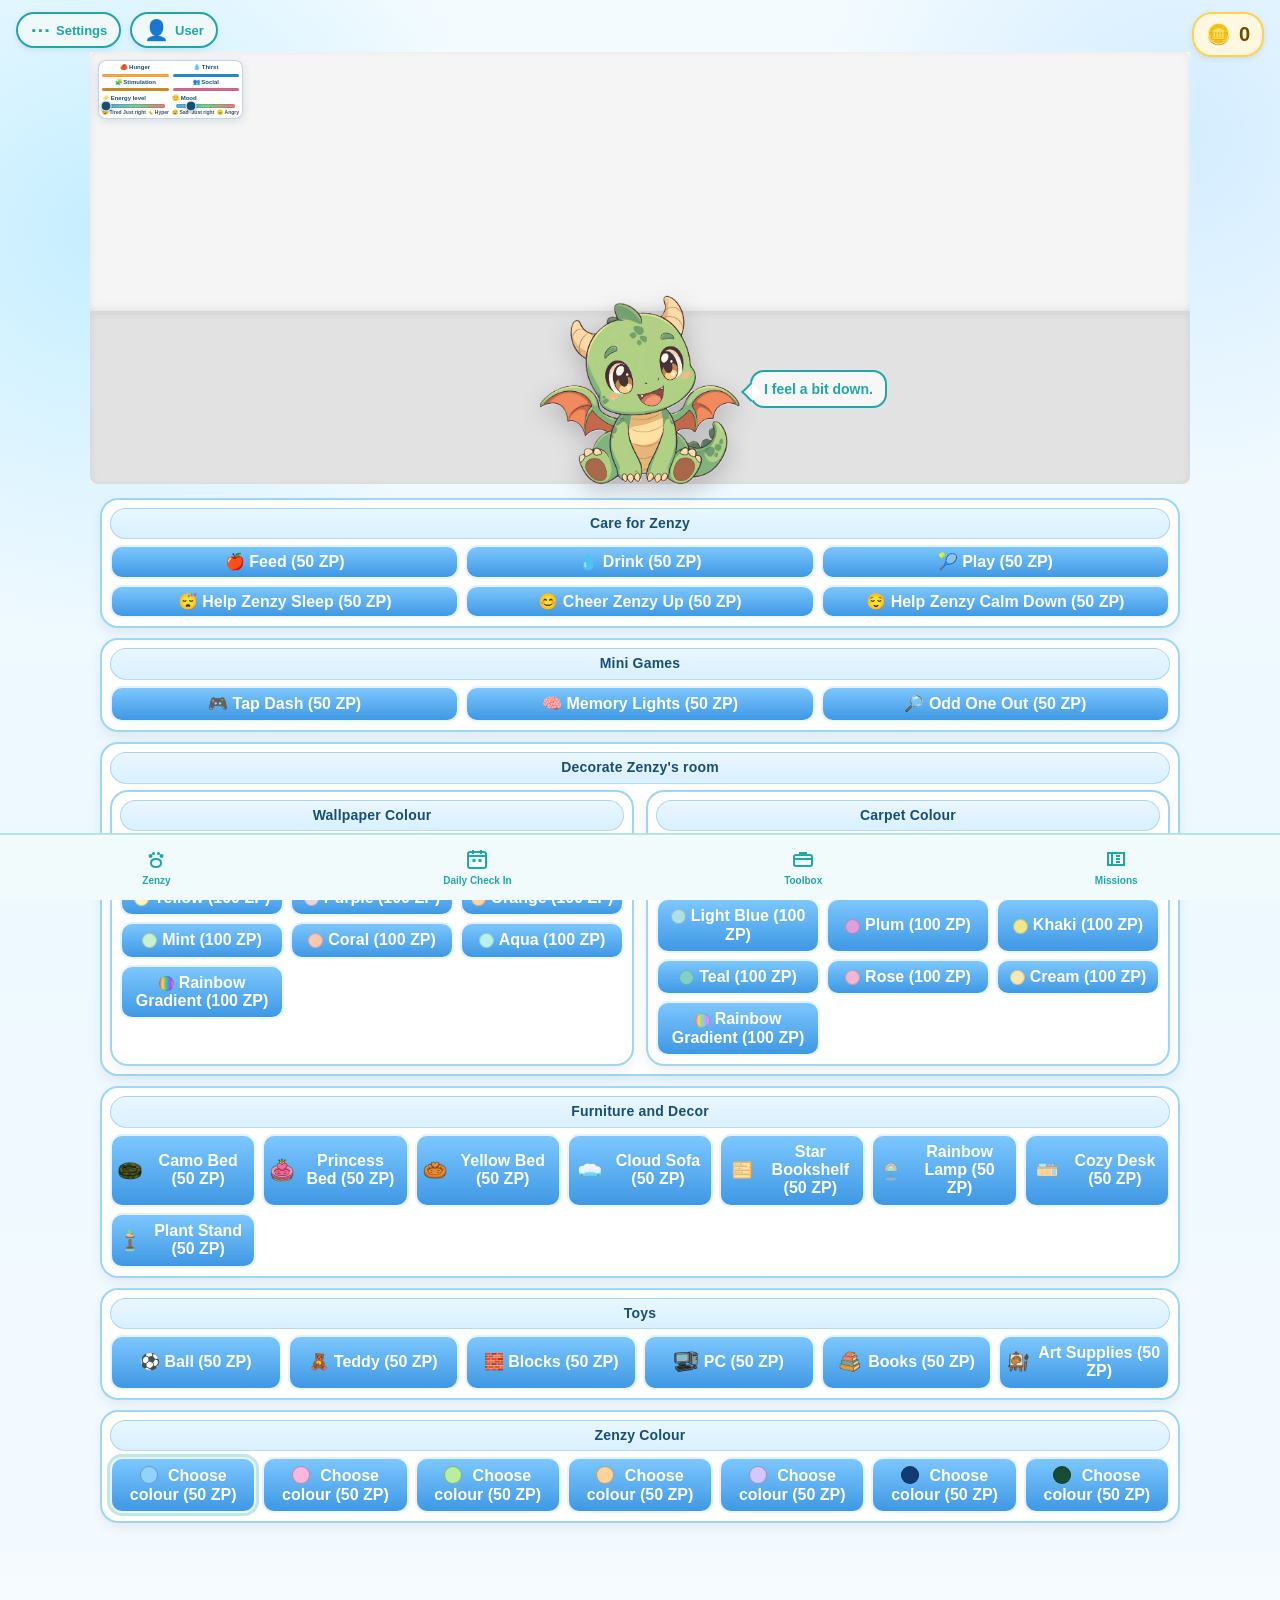
<file: index.html>
﻿<!DOCTYPE html>
<html>
<head>
  <meta charset="UTF-8">
  <title>Calm Kids | Daily Check-Ins, Calm Tools and Zenzy Pet Care</title>
  <meta name="description" content="Calm Kids is a child-friendly wellbeing app with daily check-ins, mindfulness tools, sleep support, emotional regulation activities and a virtual pet called Zenzy." />
  <meta name="keywords" content="calm kids app, kids mindfulness app, emotional regulation for children, daily feelings check-in, bedtime tools for kids, virtual pet wellbeing app" />
  <meta name="robots" content="index,follow" />
  <meta property="og:type" content="website" />
  <meta property="og:title" content="Calm Kids | Daily Check-Ins, Calm Tools and Zenzy Pet Care" />
  <meta property="og:description" content="A calm, child-friendly app for daily check-ins, mindfulness, sleep support, coping tools and Zenzy virtual pet care." />
  <meta property="og:site_name" content="Calm Kids" />
  <meta name="twitter:card" content="summary" />
  <meta name="twitter:title" content="Calm Kids | Daily Check-Ins, Calm Tools and Zenzy Pet Care" />
  <meta name="twitter:description" content="A child-friendly wellbeing app with daily check-ins, calm-down tools, sleep activities and Zenzy virtual pet care." />
  <link rel="canonical" href="index.html">
  <link rel="manifest" href="manifest.json">
  <meta name="viewport" content="width=device-width, initial-scale=1.0">
  <link rel="stylesheet" href="styles.css">
  <script type="application/ld+json">
    {
      "@context": "https://schema.org",
      "@type": "SoftwareApplication",
      "name": "Calm Kids",
      "applicationCategory": "EducationalApplication",
      "operatingSystem": "Web",
      "description": "Calm Kids helps children practise daily emotional check-ins, mindfulness, sleep routines, missions, coping tools and virtual pet care.",
      "offers": {
        "@type": "Offer",
        "price": "0",
        "priceCurrency": "USD"
      },
      "featureList": [
        "Daily feelings check-in",
        "Mindfulness and grounding activities",
        "Sleep and calming tools",
        "Weekly missions and social learning",
        "Zenzy virtual pet care"
      ]
    }
  </script>

  <style id="zenzy-mouth-overlay-removal">
    /* Remove only the separate mouth overlay; keep Zenzy's eyes and face details visible. */
    .zenzy-face-mouth { display: none !important; }
  </style>

</head>

<body>

  <button class="settings-btn" id="settingsBtn" aria-label="Settings" title="Settings">
    <span class="dots">⋯</span>
    <span class="settings-text">Settings</span>
  </button>

  <button class="user-btn" id="userBtn" aria-label="User Profile" title="User Profile">
    <span id="userBtnAvatar" class="user-avatar">👤</span>
    <span class="user-text">User</span>
  </button>

  <div class="coins-counter" aria-hidden="false" title="ZP">
    <span class="coin-icon">🪙</span>
    <span id="coinCount">0</span>
  </div>

  <!-- Opening sequence screens removed -->

  <!-- HOME SCREEN -->
  <div class="screen" id="home" style="display:none;">
    <h1>Daily Check-In</h1>
    
    <div class="home-zenzy-container zenzy-intro-row">
      <img loading="lazy" decoding="async" src="New%20zenzy.png" alt="Zenzy" class="zenzy-intro-image" />
      <div class="zenzy-intro-bubble">
        <img loading="lazy" decoding="async" src="Other%20image/Speech%20bubble%20left.png" alt="Speech bubble" class="zenzy-intro-bubble-image" />
        <div class="zenzy-intro-text">Yay, you’re here! I’m so happy to see you today! 💖</div>
      </div>
    </div>
    <div id="daysContainer">
      <div class="day-section">
        <div class="day-title">Day 1</div>
        <div class="stars" id="stars">
          <svg class="daily-star" viewBox="0 0 100 100" id="dailyStar">
            <!-- Star segments will be generated by JS -->
          </svg>
        </div>
        <div class="coins-row" aria-hidden="true">
          <span class="coin">🪙</span>
          <span>100 ZP</span>
        </div>
      </div>

      <div class="day-section">
        <div class="day-title">Day 2</div>
        <div class="stars">
          <svg class="daily-star" viewBox="0 0 100 100">
            <!-- Star segments will be generated by JS -->
          </svg>
        </div>
        <div class="coins-row" aria-hidden="true">
          <span class="coin">🪙</span>
          <span>100 ZP</span>
        </div>
      </div>

      <div class="day-section">
        <div class="day-title">Day 3</div>
        <div class="stars">
          <svg class="daily-star" viewBox="0 0 100 100">
            <!-- Star segments will be generated by JS -->
          </svg>
        </div>
        <div class="coins-row" aria-hidden="true">
          <span class="coin">🪙</span>
          <span>100 ZP</span>
        </div>
      </div>

      <div class="day-section">
        <div class="day-title">Day 4</div>
        <div class="stars">
          <svg class="daily-star" viewBox="0 0 100 100">
            <!-- Star segments will be generated by JS -->
          </svg>
        </div>
        <div class="coins-row" aria-hidden="true">
          <span class="coin">🪙</span>
          <span>100 ZP</span>
        </div>
      </div>

      <div class="day-section">
        <div class="day-title">Day 5</div>
        <div class="stars">
          <svg class="daily-star" viewBox="0 0 100 100">
            <!-- Star segments will be generated by JS -->
          </svg>
        </div>
        <div class="coins-row" aria-hidden="true">
          <span class="coin">🪙</span>
          <span>100 ZP</span>
        </div>
      </div>

      <div class="treasure-wrap day-treasure" aria-hidden="false">
        <button type="button" class="treasure-chest" disabled aria-label="Treasure chest, reward not yet available">
          <img loading="lazy" decoding="async" src="Other%20image/Treasure%20chest.png" alt="" />
        </button>
        <div class="sparkles"></div>
        <div class="diamond-points" aria-live="polite">Complete 5 days in a row for 1,000 ZP</div>
      </div>
    </div>
  </div>

  <div class="daily-complete" id="dailyComplete">
    <div class="card" role="dialog" aria-live="polite" aria-label="Daily completion">
      <div class="title">Well done!</div>
      <div>You've completed today's activities!</div>
      <div class="points">100 ZP!</div>
    </div>
  </div>

  <div class="modal-backdrop" id="zenzyAdoptConfirmModal" aria-hidden="true">
    <div class="modal-card" role="dialog" aria-live="polite" aria-label="Adopt Zenzy">
      <div style="color:#1fa7a7;margin-bottom:10px;">Adopt Zenzy?</div>
      <div class="modal-actions">
        <button class="submit-button" id="zenzyAdoptYes">Adopt Zenzy</button>
      </div>
    </div>
  </div>

  <div class="modal-backdrop" id="zenzyHelpModal" aria-hidden="true">
    <div class="modal-card" role="dialog" aria-live="polite" aria-label="Pick up Zenzy egg">
      <div style="color:#1fa7a7;margin-bottom:10px;">Not enough ZP. Go to daily check in to earn ZP to collect egg?</div>
      <div class="modal-actions">
        <button class="submit-button" id="zenzyHelpYes">Go to daily check in</button>
      </div>
    </div>
  </div>

  <div class="modal-backdrop" id="zenzyHelpInfo" aria-hidden="true">
    <div class="modal-card" role="dialog" aria-live="polite" aria-label="Pick up Zenzy info">
      <div style="color:#1fa7a7;margin-bottom:10px;">Not enough ZP. You need 150 ZP to collect the Zenzy egg. Complete daily check in to earn ZP.</div>
    </div>
  </div>

  <div class="modal-backdrop" id="zenzyCollectedModal" aria-hidden="true">
    <div class="modal-card" role="dialog" aria-live="polite" aria-label="Zenzy egg collected">
      <div style="color:#1fa7a7;margin-bottom:10px;">Congratulations!!! 🎉✨🥚 You collected your first Zenzy egg!</div>
      <div class="modal-actions">
        <button class="submit-button" id="zenzyCollectedOk">OK</button>
      </div>
    </div>
  </div>

  <div class="modal-backdrop" id="zenzyHatchingModal" aria-hidden="true">
    <div class="modal-card" role="dialog" aria-live="polite" aria-label="Zenzy hatching">
      <div id="zenzyHatchingText" style="display:none;"></div>
      <img loading="lazy" decoding="async" id="zenzyHatchingImage" src="Images/Other%20image/Egg.png" alt="Zenzy egg hatching" style="width:140px;height:auto;display:block;margin:0 auto;" />
    </div>
  </div>

  <div class="modal-backdrop" id="zenzyHomeModal" aria-hidden="true">
    <div class="modal-card" role="dialog" aria-live="polite" aria-label="Need more ZP">
      <div id="zenzyHomeModalText" style="color:#1fa7a7;margin-bottom:10px;">Earn more ZP by doing activities.</div>
      <div class="modal-actions">
        <button class="submit-button" id="zenzyHomeModalOk">Go to Toolbox</button>
      </div>
    </div>
  </div>

  <div class="modal-backdrop" id="zenzyMissionHabitatModal" aria-hidden="true">
    <div class="modal-card" role="dialog" aria-live="polite" aria-label="Enough ZP for habitat">
      <div style="color:#1fa7a7;margin-bottom:10px;">You've earned enough ZP!</div>
      <div class="modal-actions">
        <button class="submit-button" id="zenzyMissionHabitatMore">Stay Here</button>
        <button class="submit-button" id="zenzyMissionHabitatReturn">Return to Zenzy</button>
      </div>
    </div>
  </div>

  <div class="modal-backdrop" id="zenzyHomeConfirmModal" aria-hidden="true">
    <div class="modal-card" role="dialog" aria-live="polite" aria-label="Take Zenzy home">
      <div id="zenzyHomeConfirmText" style="color:#1fa7a7;margin-bottom:10px;">Build Zenzy a room for 50 ZP?</div>
      <div class="modal-actions">
        <button class="submit-button" id="zenzyHomeConfirmYes">Yes</button>
        <button class="submit-button" id="zenzyHomeConfirmNo" style="background:#ff8a8a;">No</button>
      </div>
    </div>
  </div>

  <!-- SLEEP OPTIONS MODAL -->
  <div class="modal-backdrop" id="zenzySleepModal" aria-hidden="true">
    <div class="modal-card" role="dialog" aria-live="polite" aria-label="Help Zenzy Sleep">
      <div style="color:#1fa7a7; margin-bottom:12px; font-weight:700; font-size:16px;">How should we help Zenzy sleep?</div>
      <div class="care-modal-zenzy-wrap">
        <img loading="lazy" decoding="async" src="New%20zenzy.png" alt="Zenzy" class="care-option-modal-image" id="sleepZenzyModalImage" />
      </div>
      <div class="modal-actions" style="display:flex; flex-direction:column; gap:10px;">
        <button class="submit-button" id="sleepMusicOption">🎵 Listen to Music</button>
        <button class="submit-button" id="sleepMeditateOption">🧘 Meditate</button>
        <button class="submit-button" id="sleepStoryOption">📖 Tell a Story</button>
      </div>
    </div>
  </div>

  <!-- INSUFFICIENT ZP MODAL -->
  <div class="modal-backdrop" id="insufficientZpModal" aria-hidden="true">
    <div class="modal-card" role="dialog" aria-live="polite" aria-label="Not enough ZP">
      <h2 style="color: #1fa7a7; margin-bottom: 12px; margin-top: 0;">💰 Not Enough ZP!</h2>
      <div style="color: #1fa7a7; margin-bottom: 16px; font-size: 15px; line-height: 1.4;">
        Earn ZP by completing missions or using tools from toolbox.
      </div>
      <div class="modal-actions">
        <button type="button" class="submit-button" id="goToCheckinBtn">Go to Daily Check-In</button>
        <button type="button" class="submit-button" id="goToToolboxBtn">Go to Toolbox</button>
        <button type="button" class="submit-button" id="goToMissionsBtn">Go to Missions</button>
      </div>
    </div>
  </div>

  <!-- CHECK-IN SCREEN -->
  <div class="screen" id="checkin" style="display:none;">
    <h1>How are you feeling?</h1>
    <div class="feelings">
      <button class="feeling">😊 Happy</button>
      <button class="feeling">😐 Okay</button>
      <button class="feeling">😔 Sad</button>
      <button class="feeling">😡 Angry</button>
      <button class="feeling">😵‍💫 Overwhelmed</button>
    </div>
    <label for="otherCheckinFeeling" class="reason-title">Something else</label>
    <textarea id="otherCheckinFeeling" rows="2" placeholder="How else are you feeling?"></textarea>
    <div class="reason-row">
      <div class="reason-title">Why are you feeling like this?</div>
    </div>
    <textarea id="reasonText" placeholder="Type here..."></textarea>
    <button class="submit-button" id="submitReason">Next</button>
  </div>

  <!-- UNIVERSAL CELEBRATION OVERLAY -->
  <div class="celebration-overlay" id="celebrationOverlay">
    <div class="celebration-content">
      <img loading="lazy" decoding="async" src="New%20zenzy.png" alt="Zenzy" class="celebration-zenzy" />
      <div id="celebrationMessage" class="celebration-message">Well done!</div>
      <div class="celebration-coins" id="celebrationCoins">+10 ZP</div>
    </div>
  </div>

  <!-- 5-4-3-2-1 GROUNDING SCREEN -->
  <div class="screen" id="grounding54321" style="display:none;">
    <h1>5️⃣4️⃣3️⃣2️⃣1️⃣ Grounding Activity</h1>
    <div style="max-width: 320px; margin: 0 auto;">
      <p style="color: #1fa7a7; margin-bottom: 8px; font-weight: 600; font-size: 24px;">5️⃣</p>
      <textarea id="grounding5" placeholder="Type things you can see..." style="min-height: 80px;"></textarea>
      
      <p style="color: #1fa7a7; margin-bottom: 8px; margin-top: 12px; font-weight: 600; font-size: 24px;">4️⃣</p>
      <textarea id="grounding4" placeholder="Type things you can hear..." style="min-height: 70px;"></textarea>
      
      <p style="color: #1fa7a7; margin-bottom: 8px; margin-top: 12px; font-weight: 600; font-size: 24px;">3️⃣</p>
      <textarea id="grounding3" placeholder="Type things you can feel..." style="min-height: 60px;"></textarea>
      
      <p style="color: #1fa7a7; margin-bottom: 8px; margin-top: 12px; font-weight: 600; font-size: 24px;">2️⃣</p>
      <textarea id="grounding2" placeholder="Type things you can smell..." style="min-height: 50px;"></textarea>
      
      <p style="color: #1fa7a7; margin-bottom: 8px; margin-top: 12px; font-weight: 600; font-size: 24px;">1️⃣</p>
      <textarea id="grounding1" placeholder="Type one thing you can taste..." style="min-height: 40px;"></textarea>
      
      <button class="submit-button" id="completeGrounding" style="margin-top: 16px;">Done</button>
    </div>
  </div>

  <!-- MINDFULNESS SCREEN -->
  <div class="screen" id="mindfulness" style="display:none;">
    <h1>Mindful Moments</h1>
    <div style="display:flex; flex-direction:column; align-items:center; justify-content:center; height:100%;">
      <p class="breathing-text" id="mindfulnessIntro">Take a deep breath</p>
      <div class="square-breathing-guide" id="squareBreathingGuide" style="display:none;">
        <p>Get comfy and follow the glowing sides with your finger.</p>
        <ol>
          <li>Slowly breathe in through your nose.</li>
          <li>Gently pause.</li>
          <li>Slowly breathe out.</li>
          <li>Gently pause, then start again.</li>
        </ol>
        <p>Repeat at your own pace. If a pause feels uncomfortable, just keep breathing gently.</p>
      </div>
      <div class="mindfulness-input" id="mindfulnessInput" style="display:none;">
        <input type="text" id="mindfulnessInputField" placeholder="Type your answer...">
      </div>
      <div class="breathing-circle"></div>
      <div class="breathing-square" id="breathingSquare" style="display:none;">
        <span class="side top"></span>
        <span class="side right"></span>
        <span class="side bottom"></span>
        <span class="side left"></span>
      </div>
      <p class="breathing-text" id="breathingText">Breathe in</p>
      <button class="submit-button" id="skipMindfulnessBtn" style="margin-top: 14px;">Finish</button>
    </div>
  </div>

  <!-- HOT CHOCOLATE BREATHING SCREEN -->
  <div class="screen" id="hotChocolate" style="display:none;">
    <h1>Hot Chocolate Breathing</h1>
    <div style="display:flex; flex-direction:column; align-items:center; justify-content:center; height:100%;">
      <img loading="lazy" decoding="async" src="Images/Hot%20Chocolate.png" alt="Hot Chocolate" class="hot-chocolate-img" onerror="this.style.display='none'; this.nextElementSibling.style.display='block';" />
      <div style="font-size: 80px; display: none;">☕</div>
      <p class="breathing-text" id="hotChocolateText">Breathe in to smell the hot chocolate.</p>
      <button class="submit-button" id="skipHotChocolateBtn" style="margin-top: 14px;">Finish</button>
    </div>
  </div>

  <!-- YELLOW THINGS ACTIVITY -->
  <div class="screen" id="yellowThings" style="display:none;">
    <h1>Yellow Things</h1>
    <p style="color: #1fa7a7; margin-bottom: 12px; font-weight: 400; font-size: 14px;">Search your house for as many yellow things as you can see. Write five of them in the boxes below.</p>
    <div style="max-width: 320px; margin: 0 auto;">
      <input type="text" id="yellow1" placeholder="Yellow thing 1..." style="margin-bottom: 10px;">
      <input type="text" id="yellow2" placeholder="Yellow thing 2..." style="margin-bottom: 10px;">
      <input type="text" id="yellow3" placeholder="Yellow thing 3..." style="margin-bottom: 10px;">
      <input type="text" id="yellow4" placeholder="Yellow thing 4..." style="margin-bottom: 10px;">
      <input type="text" id="yellow5" placeholder="Yellow thing 5..." style="margin-bottom: 10px;">
      <button class="submit-button" id="completeYellow" style="margin-top: 12px;">Done</button>
    </div>
  </div>

  <!-- RAINBOW ACTIVITY -->
  <div class="screen" id="rainbowActivity" style="display:none;">
    <h1>Rainbow Hunt</h1>
    <p style="color: #1fa7a7; margin-bottom: 12px; font-weight: 400; font-size: 14px;">Look around the room. Can you spot items in every colour of the rainbow?</p>
    <div style="max-width: 320px; margin: 0 auto;">
      <div style="display: flex; align-items: center; gap: 12px; margin-bottom: 10px;">
        <span style="color: #ff0000; font-weight: 600; min-width: 60px;">Red</span>
        <input type="text" id="rainbow1" placeholder="Red item..." style="flex: 1;">
      </div>
      <div style="display: flex; align-items: center; gap: 12px; margin-bottom: 10px;">
        <span style="color: #ff8800; font-weight: 600; min-width: 60px;">Orange</span>
        <input type="text" id="rainbow2" placeholder="Orange item..." style="flex: 1;">
      </div>
      <div style="display: flex; align-items: center; gap: 12px; margin-bottom: 10px;">
        <span style="color: #ffdd00; font-weight: 600; min-width: 60px;">Yellow</span>
        <input type="text" id="rainbow3" placeholder="Yellow item..." style="flex: 1;">
      </div>
      <div style="display: flex; align-items: center; gap: 12px; margin-bottom: 10px;">
        <span style="color: #00aa00; font-weight: 600; min-width: 60px;">Green</span>
        <input type="text" id="rainbow4" placeholder="Green item..." style="flex: 1;">
      </div>
      <div style="display: flex; align-items: center; gap: 12px; margin-bottom: 10px;">
        <span style="color: #0088ff; font-weight: 600; min-width: 60px;">Blue</span>
        <input type="text" id="rainbow5" placeholder="Blue item..." style="flex: 1;">
      </div>
      <div style="display: flex; align-items: center; gap: 12px; margin-bottom: 10px;">
        <span style="color: #9b59b6; font-weight: 600; min-width: 60px;">Purple</span>
        <input type="text" id="rainbow6" placeholder="Purple item..." style="flex: 1;">
      </div>
      <div style="display: flex; align-items: center; gap: 12px; margin-bottom: 10px;">
        <span style="color: #ff69b4; font-weight: 600; min-width: 60px;">Pink</span>
        <input type="text" id="rainbow7" placeholder="Pink item..." style="flex: 1;">
      </div>
      <button class="submit-button" id="completeRainbow" style="margin-top: 12px;">Done</button>
    </div>
  </div>



  <!-- GRATITUDE SCREEN -->
  <div class="screen" id="gratitude" style="display:none;">
    <h1>Daily Gratitude Practice</h1>
    <p style="color: #1fa7a7; margin-bottom: 12px; font-weight: 400; font-size: 14px;">What are three things that you are grateful for today?</p>
    <input type="text" id="gratitude1" placeholder="Type here...">
    <input type="text" id="gratitude2" placeholder="Type here..." style="margin-top:10px;">
    <input type="text" id="gratitude3" placeholder="Type here..." style="margin-top:10px;">
    <button class="submit-button" id="submitGratitude" style="margin-top:12px;">Next</button>
  </div>



  <!-- AMAZING ME SCREEN -->
  <div class="screen" id="amazingMe" style="display:none;">
    <h1>Amazing Me!</h1>
    <p style="color: #1fa7a7; margin-bottom: 12px; font-weight: 400; font-size: 14px;">Write three things that you have done well today:</p>
    <input type="text" id="amazing1" placeholder="Thing 1...">
    <input type="text" id="amazing2" placeholder="Thing 2..." style="margin-top:10px;">
    <input type="text" id="amazing3" placeholder="Thing 3..." style="margin-top:10px;">
    <div style="height:1cm;"></div>
    <div class="amazing-affirmation-note">Read out the affirmation 5 times</div>
    <div id="amazingAffirmation" class="amazing-affirmation"></div>
    <button class="submit-button" id="submitAmazing" style="margin-top:12px;">Next</button>
  </div>



  <!-- GET MOVING SCREEN -->
  <div class="screen" id="getMoving" style="display:none;">
    <h1>Get Moving</h1>
    <p id="movingPrompt" style="color: #1fa7a7; margin-bottom: 12px; font-weight: 400; font-size: 14px;">Jog on the spot for 60 seconds!</p>
    <div style="font-size: 48px; color: #1fa7a7; margin: 24px 0; font-weight: bold;" id="timer">60</div>
    <div id="starJumpsInputWrap" class="moving-number-wrap" style="display:none;">
      <input type="number" id="starJumpsInput" min="0" step="1" placeholder="How many star jumps did you do?" />
    </div>
    <button class="submit-button" id="startTimer">Start</button>
    <button class="submit-button" id="skipGetMovingBtn" style="margin-top: 10px;">Finish</button>
  </div>



  <!-- ZENZY CARE SCREEN -->
  <div class="screen" id="petShop" style="display:none;">
    <!-- Speech bubble positioned over background -->
    <div class="zenzy-hub">
      <div class="zenzy-stage-container">
        <div class="zenzy-stage" id="zenzyStage">
          <div class="zenzy-wallpaper" id="zenzyWallpaper"></div>
          <div class="zenzy-carpet" id="zenzyCarpet"></div>
          <div class="zenzy-wall-left" id="zenzyWallLeft"></div>
          <div class="zenzy-wall-right" id="zenzyWallRight"></div>
          <img loading="lazy" decoding="async" src="Images/Backgrounds/Forest%20Background.png" alt="Zenzy habitat background" class="zenzy-bg" id="zenzyBackground" />
        </div>
        <img loading="lazy" decoding="async" src="New%20zenzy.png" alt="Zenzy" class="zenzy-avatar" id="zenzyAvatar" />
        <div class="zenzy-avatar-face mood-normal" id="zenzyAvatarFace" aria-hidden="true">
        </div>
        <div class="zenzy-avatar-hat" id="zenzyAvatarHat" aria-hidden="true"></div>
        <div id="healthStatsContainer" style="display:none;" aria-label="Zenzy health">
          <div class="health-meters">
            <div class="stat-col"><span class="stat-label">🍎 Hunger</span><div class="stat-track"><div id="hungerBar" class="stat-fill" style="background:#f3a43b;"></div></div></div>
            <div class="stat-col"><span class="stat-label">💧 Thirst</span><div class="stat-track"><div id="thirstBar" class="stat-fill" style="background:#258ac4;"></div></div></div>
            <div class="stat-col"><span class="stat-label">🧩 Stimulation</span><div class="stat-track"><div id="stimulationBar" class="stat-fill" style="background:#c88a21;"></div></div></div>
            <div class="stat-col"><span class="stat-label">👥 Social</span><div class="stat-track"><div id="socialBar" class="stat-fill" style="background:#ce6689;"></div></div></div>
          </div>
          <div class="state-trackers">
            <div class="state-tracker">
              <span class="tracker-title">⚡ Energy level</span>
              <div class="tracker-scale energy-scale"><span id="energyTrackerMarker" class="tracker-marker" role="meter" aria-label="Energy level" aria-valuemin="0" aria-valuemax="100" aria-valuenow="50"></span></div>
              <div class="tracker-labels"><span>😴 Tired</span><span>Just right</span><span>🤸 Hyper</span></div>
            </div>
            <div class="state-tracker">
              <span class="tracker-title">🙂 Mood</span>
              <div class="tracker-scale mood-scale"><span id="moodTrackerMarker" class="tracker-marker" role="meter" aria-label="Mood" aria-valuemin="0" aria-valuemax="100" aria-valuenow="50"></span></div>
              <div class="tracker-labels"><span>😢 Sad</span><span>Just right</span><span>😠 Angry</span></div>
            </div>
          </div>
        </div>
        <div class="zenzy-top-status" id="zenzyTopStatus" style="display:none;">look the egg is hatching!</div>
        <div class="zenzy-egg-hint" id="zenzyEggHint" style="display:none;">Choose a day out for Zenzy</div>
        <div class="zenzy-intro-overlay" id="zenzyIntroOverlay" aria-hidden="true" style="display:none;">Zenzy is ready for a day out!</div>
        <!-- Speech bubble hidden initially, only shows when hatched -->
        <div class="zenzy-speech-bubble-container" style="display: none;">
          <div id="zenzySpeech" class="zenzy-speech-text">Hi! Let’s go on a day out!</div>
        </div>
        <img loading="lazy" decoding="async" src="New%20zenzy.png" alt="Zenzy" class="zenzy-avatar-friend" id="zenzyAvatarFriend" style="display:none;" />
        <div class="zenzy-toys" id="zenzyToys"></div>
      </div>

    </div>
    
    <div class="zenzy-shop">
      <button class="submit-button shop-action weekly-mission-btn disabled" id="weeklyMissionBtn" disabled>Weekly Mission</button>
      <div class="shop-section disabled" id="careSection">
        <div class="shop-title">Care for Zenzy</div>
        <div class="shop-options">
          <button class="submit-button shop-action disabled" id="feedZenzyBtn" disabled>🍎 Feed (50 ZP)</button>
          <button class="submit-button shop-action disabled" id="drinkZenzyBtn" disabled>💧 Drink (50 ZP)</button>
          <button class="submit-button shop-action disabled" id="playZenzyBtn" disabled>🎾 Play (50 ZP)</button>
          <button class="submit-button shop-action disabled" id="playPCBtn" style="display:none;" disabled>💻 Play PC with Zenzy (50 ZP)</button>
          <button class="submit-button shop-action disabled" id="doArtBtn" style="display:none;" disabled>🎨 Do Art with Zenzy (50 ZP)</button>
          <button class="submit-button shop-action disabled" id="readZenzyBtn" style="display:none;" disabled>📚 Read with Zenzy (50 ZP)</button>
          <button class="submit-button shop-action disabled" id="sleepZenzyBtn" disabled>😴 Help Zenzy Sleep (50 ZP)</button>
          <button class="submit-button shop-action disabled" id="cheerZenzyBtn" disabled>😊 Cheer Zenzy Up (50 ZP)</button>
          <button class="submit-button shop-action disabled" id="calmZenzyBtn" disabled>😌 Help Zenzy Calm Down (50 ZP)</button>
        </div>
      </div>

      <div class="shop-section disabled" id="miniGamesSection">
        <div class="shop-title">Mini Games</div>
        <div class="shop-options">
          <button class="submit-button shop-action mini-game-btn disabled" id="miniTapDashBtn" data-cost="50" disabled>🎮 Tap Dash (50 ZP)</button>
          <button class="submit-button shop-action mini-game-btn disabled" id="miniMemoryBtn" data-cost="50" disabled>🧠 Memory Lights (50 ZP)</button>
          <button class="submit-button shop-action mini-game-btn disabled" id="miniOddOneBtn" data-cost="50" disabled>🔎 Odd One Out (50 ZP)</button>
        </div>
      </div>

      <div class="shop-section disabled" id="decorateRoomSection">
        <div class="shop-title">Decorate Zenzy's room</div>
        <div class="decorate-room-content">
          <div class="decor-grid">
            <div class="shop-section disabled" id="wallpaperSection">
              <div class="shop-title">Wallpaper Colour</div>
              <div class="shop-options">
                <button class="submit-button shop-action decor-btn disabled" data-type="wallpaper" data-color="#ffb6c1" disabled><span class="color-swatch" style="background:#ffb6c1;"></span>Pink (100 ZP)</button>
                <button class="submit-button shop-action decor-btn disabled" data-type="wallpaper" data-color="#add8e6" disabled><span class="color-swatch" style="background:#add8e6;"></span>Blue (100 ZP)</button>
                <button class="submit-button shop-action decor-btn disabled" data-type="wallpaper" data-color="#90ee90" disabled><span class="color-swatch" style="background:#90ee90;"></span>Green (100 ZP)</button>
                <button class="submit-button shop-action decor-btn disabled" data-type="wallpaper" data-color="#fff5ba" disabled><span class="color-swatch" style="background:#fff5ba;"></span>Yellow (100 ZP)</button>
                <button class="submit-button shop-action decor-btn disabled" data-type="wallpaper" data-color="#e6d5e6" disabled><span class="color-swatch" style="background:#e6d5e6;"></span>Purple (100 ZP)</button>
                <button class="submit-button shop-action decor-btn disabled" data-type="wallpaper" data-color="#ffd4a3" disabled><span class="color-swatch" style="background:#ffd4a3;"></span>Orange (100 ZP)</button>
                <button class="submit-button shop-action decor-btn disabled" data-type="wallpaper" data-color="#c7f2d0" disabled><span class="color-swatch" style="background:#c7f2d0;"></span>Mint (100 ZP)</button>
                <button class="submit-button shop-action decor-btn disabled" data-type="wallpaper" data-color="#ffc6b3" disabled><span class="color-swatch" style="background:#ffc6b3;"></span>Coral (100 ZP)</button>
                <button class="submit-button shop-action decor-btn disabled" data-type="wallpaper" data-color="#b8f2ef" disabled><span class="color-swatch" style="background:#b8f2ef;"></span>Aqua (100 ZP)</button>
                <button class="submit-button shop-action decor-btn disabled" data-type="wallpaper" data-color="linear-gradient(90deg, #ff6b6b 0%, #ffd93d 20%, #6bcb77 40%, #4d96ff 60%, #845ef7 80%, #ff6ec7 100%)" disabled><span class="color-swatch" style="background:linear-gradient(90deg, #ff6b6b 0%, #ffd93d 20%, #6bcb77 40%, #4d96ff 60%, #845ef7 80%, #ff6ec7 100%);"></span>Rainbow Gradient (100 ZP)</button>
              </div>
            </div>

            <div class="shop-section disabled" id="carpetSection">
              <div class="shop-title">Carpet Colour</div>
              <div class="shop-options">
                <button class="submit-button shop-action decor-btn disabled" data-type="carpet" data-color="#d4a574" disabled><span class="color-swatch" style="background:#d4a574;"></span>Brown (100 ZP)</button>
                <button class="submit-button shop-action decor-btn disabled" data-type="carpet" data-color="#c0c0c0" disabled><span class="color-swatch" style="background:#c0c0c0;"></span>Gray (100 ZP)</button>
                <button class="submit-button shop-action decor-btn disabled" data-type="carpet" data-color="#8b4513" disabled><span class="color-swatch" style="background:#8b4513;"></span>Dark Brown (100 ZP)</button>
                <button class="submit-button shop-action decor-btn disabled" data-type="carpet" data-color="#b0e0e6" disabled><span class="color-swatch" style="background:#b0e0e6;"></span>Light Blue (100 ZP)</button>
                <button class="submit-button shop-action decor-btn disabled" data-type="carpet" data-color="#dda0dd" disabled><span class="color-swatch" style="background:#dda0dd;"></span>Plum (100 ZP)</button>
                <button class="submit-button shop-action decor-btn disabled" data-type="carpet" data-color="#f0e68c" disabled><span class="color-swatch" style="background:#f0e68c;"></span>Khaki (100 ZP)</button>
                <button class="submit-button shop-action decor-btn disabled" data-type="carpet" data-color="#7fd1c8" disabled><span class="color-swatch" style="background:#7fd1c8;"></span>Teal (100 ZP)</button>
                <button class="submit-button shop-action decor-btn disabled" data-type="carpet" data-color="#f2b6d0" disabled><span class="color-swatch" style="background:#f2b6d0;"></span>Rose (100 ZP)</button>
                <button class="submit-button shop-action decor-btn disabled" data-type="carpet" data-color="#f7e7b4" disabled><span class="color-swatch" style="background:#f7e7b4;"></span>Cream (100 ZP)</button>
                <button class="submit-button shop-action decor-btn disabled" data-type="carpet" data-color="linear-gradient(90deg, #ff8a8a 0%, #ffd36e 20%, #8ee28e 40%, #8cc8ff 60%, #b89bff 80%, #ff9dd2 100%)" disabled><span class="color-swatch" style="background:linear-gradient(90deg, #ff8a8a 0%, #ffd36e 20%, #8ee28e 40%, #8cc8ff 60%, #b89bff 80%, #ff9dd2 100%);"></span>Rainbow Gradient (100 ZP)</button>
              </div>
            </div>
          </div>
        </div>
      </div>

      <div class="shop-section disabled" id="furnitureSection">
        <div class="shop-title">Furniture and Decor</div>
        <div class="shop-options">
          <button class="submit-button shop-action toy-btn item-btn disabled" data-toy="bed" data-cost="50" disabled><img loading="lazy" decoding="async" src="Furniture/Camo%20bed.png" alt="Camo bed" class="item-thumbnail" /> Camo Bed (50 ZP)</button>
          <button class="submit-button shop-action toy-btn item-btn disabled" data-toy="princess-bed" data-cost="50" disabled><img loading="lazy" decoding="async" src="Furniture/Princess%20Bed.png" alt="Princess bed" class="item-thumbnail" /> Princess Bed (50 ZP)</button>
          <button class="submit-button shop-action toy-btn item-btn disabled" data-toy="yellow-bed" data-cost="50" disabled><img loading="lazy" decoding="async" src="Furniture/Yellow%20Bed.png" alt="Yellow bed" class="item-thumbnail" /> Yellow Bed (50 ZP)</button>
          <button class="submit-button shop-action toy-btn item-btn disabled" data-toy="cloud-sofa" data-cost="50" disabled><img loading="lazy" decoding="async" src="Furniture/cloud-sofa.svg" alt="Cloud sofa" class="item-thumbnail" /> Cloud Sofa (50 ZP)</button>
          <button class="submit-button shop-action toy-btn item-btn disabled" data-toy="star-bookshelf" data-cost="50" disabled><img loading="lazy" decoding="async" src="Furniture/star-bookshelf.svg" alt="Star bookshelf" class="item-thumbnail" /> Star Bookshelf (50 ZP)</button>
          <button class="submit-button shop-action toy-btn item-btn disabled" data-toy="rainbow-lamp" data-cost="50" disabled><img loading="lazy" decoding="async" src="Furniture/rainbow-lamp.svg" alt="Rainbow lamp" class="item-thumbnail" /> Rainbow Lamp (50 ZP)</button>
          <button class="submit-button shop-action toy-btn item-btn disabled" data-toy="cozy-desk" data-cost="50" disabled><img loading="lazy" decoding="async" src="Furniture/cozy-desk.svg" alt="Cozy desk" class="item-thumbnail" /> Cozy Desk (50 ZP)</button>
          <button class="submit-button shop-action toy-btn item-btn disabled" data-toy="plant-stand" data-cost="50" disabled><img loading="lazy" decoding="async" src="Furniture/plant-stand.svg" alt="Plant stand" class="item-thumbnail" /> Plant Stand (50 ZP)</button>
        </div>
      </div>

      <div class="shop-section disabled" id="toysSection">
        <div class="shop-title">Toys</div>
        <div class="shop-options">
          <button class="submit-button shop-action toy-btn disabled" data-toy="ball" data-cost="50" disabled>⚽ Ball (50 ZP)</button>
          <button class="submit-button shop-action toy-btn disabled" data-toy="teddy" data-cost="50" disabled>🧸 Teddy (50 ZP)</button>
          <button class="submit-button shop-action toy-btn disabled" data-toy="blocks" data-cost="50" disabled>🧱 Blocks (50 ZP)</button>
          <button class="submit-button shop-action toy-btn item-btn disabled" data-toy="pc" data-cost="50" disabled><img loading="lazy" decoding="async" src="Toys/PC.png" alt="PC" class="item-thumbnail" /> PC (50 ZP)</button>
          <button class="submit-button shop-action toy-btn item-btn disabled" data-toy="books" data-cost="50" disabled><img loading="lazy" decoding="async" src="Toys/books.png" alt="Books" class="item-thumbnail" /> Books (50 ZP)</button>
          <button class="submit-button shop-action toy-btn item-btn disabled" data-toy="art-supplies" data-cost="50" disabled><img loading="lazy" decoding="async" src="Toys/Art%20supplies.png" alt="Art supplies" class="item-thumbnail" /> Art Supplies (50 ZP)</button>
        </div>
      </div>

        <div class="shop-section disabled" id="eggsSection" style="display:none;">
          <div class="shop-title">Your Eggs</div>
          <div class="egg-count-display">
            You have <span id="eggInventoryCount">0</span> egg(s) 🥚
          </div>
          <button type="button" class="submit-button shop-action disabled" id="searchEggBtn" disabled style="margin-top:10px;">🥚 Egg Hunt (500 ZP)</button>
          <div class="shop-options">
            <button class="submit-button shop-action disabled" id="combineEggBtn" style="display:none;" disabled>🥚 Give Egg to Zenzy</button>
            <button class="submit-button shop-action disabled" id="evolveZenzyBtn" disabled>✨ Evolve Zenzy (1000 ZP)</button>
            <button class="submit-button shop-action disabled" id="hatchEggBtn" style="display:none;" disabled>🐣 Hatch New Zenzy (10000 ZP)</button>
          </div>
        </div>

        <div class="shop-section" id="zenzyColourSection">
          <div class="shop-title">Zenzy Colour</div>
          <div class="shop-options appearance-options">
            <button type="button" class="submit-button shop-action appearance-option" data-appearance-color="sky" data-filter="none" aria-label="Choose Sky Zenzy colour"><span class="color-swatch" style="background:#8fd3ff;"></span> Choose colour (50 ZP)</button>
            <button type="button" class="submit-button shop-action appearance-option" data-appearance-color="candy" data-filter="sepia(1) saturate(2.5) hue-rotate(275deg)" aria-label="Choose Candy Zenzy colour"><span class="color-swatch" style="background:#ffb6de;"></span> Choose colour (50 ZP)</button>
            <button type="button" class="submit-button shop-action appearance-option" data-appearance-color="lime" data-filter="sepia(1) saturate(2.5) hue-rotate(75deg)" aria-label="Choose Lime Zenzy colour"><span class="color-swatch" style="background:#b8ef9f;"></span> Choose colour (50 ZP)</button>
            <button type="button" class="submit-button shop-action appearance-option" data-appearance-color="peach" data-filter="sepia(1) saturate(2.5) hue-rotate(325deg)" aria-label="Choose Peach Zenzy colour"><span class="color-swatch" style="background:#ffd49b;"></span> Choose colour (50 ZP)</button>
            <button type="button" class="submit-button shop-action appearance-option" data-appearance-color="lilac" data-filter="sepia(1) saturate(2.5) hue-rotate(245deg)" aria-label="Choose Lilac Zenzy colour"><span class="color-swatch" style="background:#d5c6ff;"></span> Choose colour (50 ZP)</button>
            <button type="button" class="submit-button shop-action appearance-option" data-appearance-color="darkblue" data-filter="sepia(1) saturate(3) hue-rotate(185deg) brightness(.72)" aria-label="Choose Dark blue Zenzy colour"><span class="color-swatch" style="background:#123b72;"></span> Choose colour (50 ZP)</button>
            <button type="button" class="submit-button shop-action appearance-option" data-appearance-color="darkgreen" data-filter="sepia(1) saturate(3) hue-rotate(55deg) brightness(.58)" aria-label="Choose Dark green Zenzy colour"><span class="color-swatch" style="background:#174d32;"></span> Choose colour (50 ZP)</button>
          </div>
        </div>

      </div>
    </div>
  </div>

  <div class="screen" id="weeklyMissionScreen" style="display:none;">
    <div class="weekly-mission-page">
      <div class="weekly-mission-top-row">
        <button type="button" class="submit-button weekly-mission-back" id="weeklyMissionBackBtn">Back to Shop</button>
      </div>
      <div class="weekly-mission-card">
        <div class="weekly-mission-heading" id="weeklyMissionHeading">Weekly Mission</div>
        <div class="weekly-mission-week-title" id="weeklyMissionWeekTitle"></div>
        <div class="weekly-mission-progress-text" id="weeklyMissionProgressText"></div>

        <div class="weekly-mission-dot-bar" id="weeklyMissionDotBar" role="tablist" aria-label="Weekly mission days">
          <button type="button" class="weekly-mission-dot" data-day-index="0" aria-label="Day 1">Day 1</button>
          <button type="button" class="weekly-mission-dot" data-day-index="1" aria-label="Day 2">Day 2</button>
          <button type="button" class="weekly-mission-dot" data-day-index="2" aria-label="Day 3">Day 3</button>
          <button type="button" class="weekly-mission-dot" data-day-index="3" aria-label="Day 4">Day 4</button>
          <button type="button" class="weekly-mission-dot" data-day-index="4" aria-label="Day 5">Day 5</button>
          <button type="button" class="weekly-mission-dot" data-day-index="5" aria-label="Day 6">Day 6</button>
          <button type="button" class="weekly-mission-dot" data-day-index="6" aria-label="Day 7">Day 7</button>
        </div>

        <div class="weekly-mission-day-content" id="weeklyMissionDayContent"></div>
      </div>
    </div>
  </div>

  <div class="weekly-mission-celebration" id="weeklyMissionCelebration" style="display:none;" aria-hidden="true">
    <div class="weekly-mission-celebration-card" role="dialog" aria-live="polite" aria-label="Weekly mission complete">
      <div class="weekly-mission-celebration-title">Weekly Mission Complete!</div>
      <div class="weekly-mission-celebration-text">You completed all 7 days and earned 1000 ZP.</div>
      <div class="weekly-mission-celebration-subtext">A new SEMH mission is now ready for this week.</div>
      <button type="button" class="submit-button" id="weeklyMissionCelebrationContinueBtn">Continue</button>
    </div>
  </div>

  <!-- ZENZY MINI GAMES SCREEN -->
  <div class="screen" id="zenzyMiniGames" style="display:none;">
    <h1>Mini Games 🎮</h1>
    <p id="miniGameStatus" style="color:#1fa7a7; margin-bottom:10px;">Choose a mini game in the shop, then press Start.</p>
    <div id="miniGameScoreRow" style="display:flex; gap:10px; justify-content:center; margin-bottom:8px; color:#1fa7a7; font-weight:700;">
      <span>Level: <span id="miniGameLevel">1</span></span>
      <span>Time: <span id="miniGameTime">0</span></span>
      <span>Target: <span id="miniGameTarget">0</span></span>
    </div>
    <div id="miniGameBestRow" style="display:flex; justify-content:center; margin-bottom:8px; color:#1fa7a7;">
      <span>Best Score: <span id="miniGameBestScore">0</span></span>
    </div>
    <div id="miniGameBoard" class="mini-game-board"></div>
    <div id="miniGameBadge" style="display:none; color:#1fa7a7; font-weight:800; margin-top:8px;">Level 10 Master!</div>
    <div class="choice-buttons" style="margin-top:12px;">
      <button class="submit-button" id="miniGameStartBtn">Start</button>
      <button class="submit-button" id="miniGameNextLevelBtn" style="display:none;">Next Level</button>
      <button class="submit-button" id="miniGameRetryBtn" style="display:none;">Retry</button>
      <button class="submit-button" id="miniGameBackBtn" style="background:#b7b7b7;">Back</button>
    </div>
  </div>

  <div class="screen" id="petAdoptionScreen" style="display:none;">
    <h1>Adopt Zenzy</h1>
    <div class="zenzy-intro-row">
      <img loading="lazy" decoding="async" src="New%20zenzy.png" alt="Zenzy" class="zenzy-intro-image" />
      <div class="zenzy-intro-bubble">
        <img loading="lazy" decoding="async" src="Other%20image/Speech%20bubble%20left.png" alt="Speech bubble" class="zenzy-intro-bubble-image" />
        <div class="zenzy-intro-text">Hey, nice to meet you! Thank you for helping me!</div>
      </div>
    </div>
    <p style="color:#1fa7a7;margin:8px auto 10px;max-width:340px;">What would you like to name your Zenzy?</p>
    <input type="text" id="zenzyNameInput" placeholder="Enter Zenzy's name" maxlength="24" style="width:100%;max-width:340px;padding:12px;border:2px solid #1fa7a7;border-radius:8px;box-sizing:border-box;font-size:14px;" />
    <button class="submit-button" id="adoptZenzyBtn" style="margin-top:12px;max-width:340px;width:100%;">Adopt Zenzy</button>
    <div id="adoptMessage" style="color:#ff6b6b;min-height:20px;margin-top:8px;"></div>
  </div>

  <!-- ZENZY EGG HUNT SCREEN -->
  <div class="screen" id="eggHuntScreen" style="display:none;">
    <h1>Find a Zenzy Egg</h1>
    <div class="egg-hunt-stage" id="eggHuntStage">
      <img loading="lazy" decoding="async" src="Images/Backgrounds/Junkyard.png" alt="Egg hunt background" class="egg-hunt-bg" id="eggHuntBackground" />
      <img loading="lazy" decoding="async" src="Images/Other%20image/Egg.png" alt="Zenzy egg" class="egg-hunt-egg" id="eggHuntEgg" style="display:none;" />
    </div>
    <div class="egg-hunt-actions">
      <button class="submit-button" id="eggHuntNext">Next Location</button>
      <button class="submit-button" id="eggHuntCollect" style="display:none;">Collect Egg! 🥚</button>
    </div>
  </div>

  <!-- PROFILE SETUP SCREEN -->
  <div class="screen" id="profileSetup" style="display:none;">
    <h1>Create Your Profile</h1>
    <div style="margin: 20px auto; max-width: 340px; padding: 0 10px;">
      
      <!-- Avatar Selection -->
      <div style="margin-bottom: 20px;">
        <label style="color: #1fa7a7; font-weight: 400; font-size: 14px; display: block; margin-bottom: 10px;">Pick Your Avatar:</label>
        <div id="avatarGrid" style="display: grid; grid-template-columns: repeat(6, 1fr); gap: 8px; margin-bottom: 10px; max-height: 280px; overflow-y: auto; padding: 5px;">
          <!-- Emoji avatars will be populated by JS -->
        </div>
      </div>

      <!-- Nickname -->
      <div style="margin-bottom: 20px;">
        <label style="color: #1fa7a7; font-weight: 400; font-size: 14px; display: block; margin-bottom: 8px;">Your Nickname:</label>
        <input type="text" id="nicknameInput" placeholder="Enter your nickname" style="width: 100%; padding: 10px; border: 2px solid #1fa7a7; border-radius: 8px; box-sizing: border-box; font-size: 14px;">
      </div>

      <!-- What do you love? -->
      <div style="margin-bottom: 20px;">
        <label style="color: #1fa7a7; font-weight: 400; font-size: 14px; display: block; margin-bottom: 8px;">What do you love? (Select all that apply)</label>
        <div id="lovesCheckboxes" style="display: flex; flex-direction: column; gap: 8px; margin-bottom: 8px;">
          <label style="font-size: 14px;"><input type="checkbox" class="loves-option" value="family"> Family</label>
          <label style="font-size: 14px;"><input type="checkbox" class="loves-option" value="friends"> Friends</label>
          <label style="font-size: 14px;"><input type="checkbox" class="loves-option" value="pets"> Pets</label>
          <label style="font-size: 14px;"><input type="checkbox" class="loves-option" value="learning"> Learning</label>
          <label style="font-size: 14px;"><input type="checkbox" class="loves-option" value="sports"> Sports</label>
          <label style="font-size: 14px;"><input type="checkbox" class="loves-option" value="art"> Art</label>
          <label style="font-size: 14px;"><input type="checkbox" class="loves-option" value="music"> Music</label>
        </div>
        <input type="text" id="lovesMore" placeholder="Add more things you love..." style="width: 100%; padding: 10px; border: 2px solid #1fa7a7; border-radius: 8px; box-sizing: border-box; font-size: 14px;">
      </div>

      <!-- What do you hate? -->
      <div style="margin-bottom: 20px;">
        <label style="color: #1fa7a7; font-weight: 400; font-size: 14px; display: block; margin-bottom: 8px;">What do you hate? (Select all that apply)</label>
        <div id="hatesCheckboxes" style="display: flex; flex-direction: column; gap: 8px; margin-bottom: 8px;">
          <label style="font-size: 14px;"><input type="checkbox" class="hates-option" value="spiders"> Spiders</label>
          <label style="font-size: 14px;"><input type="checkbox" class="hates-option" value="bullies"> Bullies</label>
          <label style="font-size: 14px;"><input type="checkbox" class="hates-option" value="heights"> Heights</label>
          <label style="font-size: 14px;"><input type="checkbox" class="hates-option" value="scary"> Scary movies</label>
          <label style="font-size: 14px;"><input type="checkbox" class="hates-option" value="loud"> Loud noises</label>
          <label style="font-size: 14px;"><input type="checkbox" class="hates-option" value="waiting"> Waiting</label>
        </div>
        <input type="text" id="hatesMore" placeholder="Add more things you dislike..." style="width: 100%; padding: 10px; border: 2px solid #1fa7a7; border-radius: 8px; box-sizing: border-box; font-size: 14px;">
      </div>

      <!-- Strengths -->
      <div style="margin-bottom: 20px;">
        <label style="color: #1fa7a7; font-weight: 400; font-size: 14px; display: block; margin-bottom: 8px;">What are your strengths? (Select all that apply)</label>
        <div id="strengthsCheckboxes" style="display: flex; flex-direction: column; gap: 8px; margin-bottom: 8px;">
          <label style="font-size: 14px;"><input type="checkbox" class="strengths-option" value="writing"> Writing</label>
          <label style="font-size: 14px;"><input type="checkbox" class="strengths-option" value="reading"> Reading</label>
          <label style="font-size: 14px;"><input type="checkbox" class="strengths-option" value="sports"> Sports</label>
          <label style="font-size: 14px;"><input type="checkbox" class="strengths-option" value="art"> Art & Drawing</label>
          <label style="font-size: 14px;"><input type="checkbox" class="strengths-option" value="math"> Math</label>
          <label style="font-size: 14px;"><input type="checkbox" class="strengths-option" value="music"> Music</label>
          <label style="font-size: 14px;"><input type="checkbox" class="strengths-option" value="kindness"> Kindness</label>
        </div>
        <input type="text" id="strengthsMore" placeholder="Add more of your strengths..." style="width: 100%; padding: 10px; border: 2px solid #1fa7a7; border-radius: 8px; box-sizing: border-box; font-size: 14px;">
      </div>

      <!-- Struggles -->
      <div style="margin-bottom: 20px;">
        <label style="color: #1fa7a7; font-weight: 400; font-size: 14px; display: block; margin-bottom: 8px;">What do you struggle with? (Select all that apply)</label>
        <div id="strugglesCheckboxes" style="display: flex; flex-direction: column; gap: 8px; margin-bottom: 8px;">
          <label style="font-size: 14px;"><input type="checkbox" class="struggles-option" value="noises"> Loud noises</label>
          <label style="font-size: 14px;"><input type="checkbox" class="struggles-option" value="math"> Math</label>
          <label style="font-size: 14px;"><input type="checkbox" class="struggles-option" value="changes"> Changes</label>
          <label style="font-size: 14px;"><input type="checkbox" class="struggles-option" value="reading"> Reading</label>
          <label style="font-size: 14px;"><input type="checkbox" class="struggles-option" value="focus"> Focusing</label>
          <label style="font-size: 14px;"><input type="checkbox" class="struggles-option" value="socializing"> Socializing</label>
          <label style="font-size: 14px;"><input type="checkbox" class="struggles-option" value="patience"> Patience</label>
        </div>
        <input type="text" id="strugglesMore" placeholder="Add more struggles..." style="width: 100%; padding: 10px; border: 2px solid #1fa7a7; border-radius: 8px; box-sizing: border-box; font-size: 14px;">
      </div>

      <button class="submit-button" id="completeProfileSetup" style="background: #1fa7a7; color: white; margin-top: 10px;">Create My Profile 🎉</button>
    </div>
  </div>

  <!-- USER PROFILE SCREEN -->
  <div class="screen" id="userProfile" style="display:none;">
    <h1>Your Profile</h1>
    <div style="margin: 20px auto; max-width: 340px; padding: 0 10px;">
      
      <!-- Profile Header -->
      <div style="background: #f0f9f9; border-radius: 16px; padding: 20px; border: 2px solid #1fa7a7; text-align: center; margin-bottom: 20px;">
        <div id="profileAvatar" style="font-size: 56px; margin-bottom: 12px;">👤</div>
        <p id="profileNickname" style="color: #1fa7a7; font-weight: 600; font-size: 18px; margin: 8px 0;">Your Name</p>
        <button class="submit-button" id="editProfile" style="background: #1fa7a7; color: white; font-size: 12px; padding: 6px 12px; margin-top: 10px; width: auto;">Edit Profile</button>
      </div>

      <!-- Personality & Preferences Section -->
      <div id="personalitySection" style="margin-bottom: 20px;">
        <div style="background: #f0f9f9; border-radius: 16px; padding: 15px; border: 2px solid #1fa7a7; margin-bottom: 15px;">
          <h3 style="color: #1fa7a7; margin: 0 0 10px 0; font-size: 16px;">❤️ What I Love</h3>
          <p id="profileLoves" style="margin: 0; font-size: 14px;"></p>
        </div>
        <div style="background: #f0f9f9; border-radius: 16px; padding: 15px; border: 2px solid #1fa7a7; margin-bottom: 15px;">
          <h3 style="color: #1fa7a7; margin: 0 0 10px 0; font-size: 16px;">😠 What I Dislike</h3>
          <p id="profileHates" style="margin: 0; font-size: 14px;"></p>
        </div>
        <div style="background: #f0f9f9; border-radius: 16px; padding: 15px; border: 2px solid #1fa7a7; margin-bottom: 15px;">
          <h3 style="color: #1fa7a7; margin: 0 0 10px 0; font-size: 16px;">💪 My Strengths</h3>
          <p id="profileStrengths" style="margin: 0; font-size: 14px;"></p>
        </div>
        <div style="background: #f0f9f9; border-radius: 16px; padding: 15px; border: 2px solid #1fa7a7; margin-bottom: 15px;">
          <h3 style="color: #1fa7a7; margin: 0 0 10px 0; font-size: 16px;">🌱 What I Struggle With</h3>
          <p id="profileStruggles" style="margin: 0; font-size: 14px;"></p>
        </div>
      </div>

      <!-- My Personality Quiz Results Section -->
      <div style="background: #f0f9f9; border-radius: 16px; padding: 15px; border: 2px solid #1fa7a7; margin-bottom: 20px;">
        <h3 style="color: #1fa7a7; margin: 0 0 12px 0; font-size: 16px;">📊 My Personality</h3>
        <div id="quizResults" style="display: flex; flex-direction: column; gap: 10px;">
          <p style="margin: 0; font-size: 14px; color: #666;">Take quizzes to see your personality results here!</p>
        </div>
      </div>

      <!-- Buttons -->
      <div style="display: flex; flex-direction: column; gap: 12px;">
        <button class="submit-button" id="takeMoreQuizzes" style="background: #1fa7a7; color: white;">🎯 Take More Quizzes</button>
      </div>

      <div class="seo-site-links seo-site-links-menu" aria-label="SEO pages">
        <h2>Website Pages</h2>
        <p>Open the public Calm Kids pages from your profile menu.</p>
        <div class="seo-site-links-grid">
          <a href="calm-kids-app.html">Calm Kids overview</a>
          <a href="calm-kids-daily-check-in.html">Daily check-in for children</a>
          <a href="calm-kids-regulation-tools.html">Calm and sleep tools</a>
          <a href="calm-kids-zenzy-virtual-pet.html">Zenzy virtual pet</a>
          <a href="privacy-policy.html">Privacy policy</a>
        </div>
      </div>
    </div>
  </div>

  <!-- QUIZ LISTING SCREEN -->
  <div class="screen" id="quizListingScreen" style="display:none;">
    <h1>Available Quizzes</h1>
    <div style="margin: 20px auto; max-width: 340px; padding: 0 10px;">
      <div id="quizList" style="display: flex; flex-direction: column; gap: 12px; margin-bottom: 20px;">
        <!-- Quizzes will be populated by JS -->
      </div>
    </div>
  </div>

  <!-- CHEER UP MODAL -->
  <div class="modal-backdrop" id="cheerUpModal" style="display:none;">
    <div class="modal-card">
      <h2 style="color: #1fa7a7; margin-bottom: 12px;">😊 Cheer Zenzy Up!</h2>
      <div class="care-modal-zenzy-wrap">
        <img loading="lazy" decoding="async" src="New%20zenzy.png" alt="Zenzy" class="care-option-modal-image" id="cheerUpZenzyModalImage" />
      </div>
      <div id="cheerUpActivities" style="display: flex; flex-direction: column; gap: 10px;"></div>
      <button class="submit-button" id="closeCheerUpModal" style="margin-top: 12px; width: 100%;">Close</button>
    </div>
  </div>

  <!-- CALM DOWN MODAL -->
  <div class="modal-backdrop" id="calmDownModal" style="display:none;">
    <div class="modal-card">
      <h2 style="color: #1fa7a7; margin-bottom: 12px;">😌 Help Zenzy Calm Down</h2>
      <div class="care-modal-zenzy-wrap">
        <img loading="lazy" decoding="async" src="New%20zenzy.png" alt="Zenzy" class="care-option-modal-image" id="calmDownZenzyModalImage" />
      </div>
      <div id="calmDownActivities" style="display: flex; flex-direction: column; gap: 10px;"></div>
      <button class="submit-button" id="closeCalmDownModal" style="margin-top: 12px; width: 100%;">Close</button>
    </div>
  </div>

  <!-- EMOTIONAL ACTIVITY RESULT MODAL -->
  <div class="modal-backdrop" id="emotionalActivityResultModal" style="display:none;">
    <div class="modal-card">
      <h2 id="emotionalActivityTitle" style="color: #1fa7a7; margin-bottom: 12px;">Activity Complete!</h2>
      <div id="emotionalActivityMessage" style="color: #1fa7a7; font-size: 14px; margin-bottom: 16px; line-height: 1.4;"></div>
      <button class="submit-button" id="closeEmotionalActivityModal" style="width: 100%;">Continue</button>
    </div>
  </div>

  <!-- EXERCISE FEEDBACK MODAL -->
  <div class="modal-backdrop" id="exerciseFeedbackModal" style="display:none;">
    <div class="modal-card">
      <h2 style="color: #1fa7a7; margin-bottom: 12px;">💭 How do you feel now?</h2>
      <p style="color: #666; margin-bottom: 12px; font-size: 13px;">Tell me how you're feeling after that exercise:</p>
      <textarea id="exerciseFeedbackInput" placeholder="Tell me how you feel..." style="width: 100%; padding: 12px; border: 2px solid #1fa7a7; border-radius: 8px; box-sizing: border-box; min-height: 100px; resize: vertical; font-size: 14px;"></textarea>
      <button class="submit-button" id="submitExerciseFeedback" style="margin-top: 12px; width: 100%;">Continue</button>
    </div>
  </div>

  <!-- WRITE FEELINGS MODAL -->
  <div class="modal-backdrop" id="writeFeelingsModal" style="display:none;">
    <div class="modal-card">
      <h2 style="color: #1fa7a7; margin-bottom: 12px;">✍️ Write About Your Feelings</h2>
      <p style="color: #666; margin-bottom: 12px; font-size: 13px;">Write whatever you're feeling right now:</p>
      <textarea id="feelingsInput" placeholder="Share your feelings..." style="width: 100%; padding: 12px; border: 2px solid #1fa7a7; border-radius: 8px; box-sizing: border-box; min-height: 150px; resize: vertical; font-size: 14px;"></textarea>
      <button class="submit-button" id="submitFeelings" style="margin-top: 12px; width: 100%;">Done</button>
    </div>
  </div>

  <!-- DRAWING MODAL FOR FEELINGS -->
  <div class="modal-backdrop" id="drawingModal" style="display:none;">
    <div class="modal-card" style="max-width: 450px;">
      <h2 style="color: #1fa7a7; margin-bottom: 12px;">🎨 Draw About How You Feel</h2>
      <p style="color: #666; margin-bottom: 12px; font-size: 13px;">Express your emotions through drawing:</p>
      <div style="margin-bottom: 15px; display: flex; gap: 10px; flex-wrap: wrap; justify-content: center;">
        <span style="font-weight: bold; color: #1fa7a7; font-size: 14px;">Color:</span>
        <button id="colorRed" class="color-btn" style="background: #FF6B6B; width: 30px; height: 30px; border: 2px solid #999; border-radius: 50%; cursor: pointer;"></button>
        <button id="colorBlue" class="color-btn" style="background: #4ECDC4; width: 30px; height: 30px; border: 2px solid #999; border-radius: 50%; cursor: pointer;"></button>
        <button id="colorYellow" class="color-btn" style="background: #FFE66D; width: 30px; height: 30px; border: 2px solid #999; border-radius: 50%; cursor: pointer;"></button>
        <button id="colorGreen" class="color-btn" style="background: #95E1D3; width: 30px; height: 30px; border: 2px solid #999; border-radius: 50%; cursor: pointer;"></button>
        <button id="colorPurple" class="color-btn" style="background: #C7CEEA; width: 30px; height: 30px; border: 2px solid #999; border-radius: 50%; cursor: pointer;"></button>
        <button id="colorBlack" class="color-btn" style="background: #333; width: 30px; height: 30px; border: 2px solid #999; border-radius: 50%; cursor: pointer;"></button>
      </div>
      <div style="margin-bottom: 15px; display: flex; gap: 10px; flex-wrap: wrap; justify-content: center; align-items: center;">
        <span style="font-weight: bold; color: #1fa7a7; font-size: 14px;">Size:</span>
        <select id="drawingBrushSize" style="padding: 5px 10px; border: 2px solid #1fa7a7; border-radius: 5px; font-size: 14px;">
          <option value="2">Small</option>
          <option value="5" selected>Medium</option>
          <option value="10">Large</option>
        </select>
        <button style="padding: 5px 15px; background: #dff3f3; border: 2px solid #1fa7a7; border-radius: 5px; color: #1fa7a7; font-weight: bold; cursor: pointer;" onclick="emotionalDrawingApp.clearCanvas()">🧹 Eraser</button>
        <button style="padding: 5px 15px; background: #FFE66D; border: 2px solid #FFB700; border-radius: 5px; color: #333; font-weight: bold; cursor: pointer;" onclick="emotionalDrawingApp.clearCanvas()">🗑️ Clear</button>
      </div>
      <div style="background: #f0f9f9; border-radius: 12px; padding: 10px; display: inline-block; margin: 0 auto;">
        <canvas id="emotionalDrawingCanvas" width="400" height="300" style="border: 2px solid #1fa7a7; border-radius: 8px; background: #fff; display: block; touch-action: none;"></canvas>
      </div>
      <button class="submit-button" id="completeEmotionalDrawing" style="margin-top: 15px; width: 100%;">Done</button>
    </div>
  </div>

  <div class="screen" id="sleep" style="display:none;">
    <h1>Sleep 😴</h1>
    <div class="zenzy-intro-row">
      <img loading="lazy" decoding="async" src="New%20zenzy.png" alt="Zenzy" class="zenzy-intro-image" />
      <div class="zenzy-intro-bubble">
        <img loading="lazy" decoding="async" src="Other%20image/Speech%20bubble%20left.png" alt="Speech bubble" class="zenzy-intro-bubble-image" />
        <div class="zenzy-intro-text">I'm tired. What shall we do to help us drift off into a peaceful sleep? 💤</div>
      </div>
    </div>
    <p style="color: #1fa7a7; margin-bottom: 10px; font-weight: 400; font-size: 14px;">Click one of the links below to choose a sleep tool from YouTube kids:</p>
    <div class="sleep-collapsibles">
      <details class="sleep-collapse" open>
        <summary>🎵 Sleep Music</summary>
        <div class="sleep-links">
          <a class="feeling" href="https://www.youtubekids.com/search?q=calming+sleep+music+for+kids" target="_blank" rel="noopener">🎵 Calming Sleep Music for Kids</a>
          <a class="feeling" href="https://www.youtubekids.com/search?q=rain+sounds+for+kids+sleep" target="_blank" rel="noopener">🌧️ Rain Sounds for Sleep</a>
          <a class="feeling" href="https://www.youtubekids.com/search?q=bedtime+piano+music+for+kids" target="_blank" rel="noopener">🎹 Bedtime Piano Music</a>
        </div>
      </details>
      <details class="sleep-collapse" open>
        <summary>🧘 Sleep Meditation</summary>
        <div class="sleep-links">
          <a class="feeling" href="https://www.youtubekids.com/search?q=guided+sleep+meditation+for+kids" target="_blank" rel="noopener">🧘 Guided Sleep Meditation</a>
          <a class="feeling" href="https://www.youtubekids.com/search?q=body+scan+meditation+for+kids+bedtime" target="_blank" rel="noopener">🌙 Bedtime Body Scan</a>
          <a class="feeling" href="https://www.youtubekids.com/search?q=breathing+exercise+for+kids+sleep" target="_blank" rel="noopener">🌬️ Sleep Breathing Exercise</a>
        </div>
      </details>
      <details class="sleep-collapse" open>
        <summary>📖 Sleep Story</summary>
        <div class="sleep-links">
          <a class="feeling" href="https://www.youtubekids.com/search?q=bedtime+stories+for+kids" target="_blank" rel="noopener">📖 Bedtime Stories</a>
          <a class="feeling" href="https://www.youtubekids.com/search?q=sleep+story+for+kids+calm" target="_blank" rel="noopener">🌟 Calm Sleep Story</a>
          <a class="feeling" href="https://www.youtubekids.com/search?q=fairy+tale+bedtime+story+for+kids" target="_blank" rel="noopener">🦄 Fairy Tale Bedtime Story</a>
        </div>
      </details>
    </div>
  </div>

  <!-- TOOLBOX HELP SELECTION SCREEN -->
  <div class="screen" id="toolboxHelpScreen" style="display:none;">
    <h1>Toolbox 🧰</h1>
    <div class="toolbox-help-layout" style="display: flex; flex-direction: column; align-items: center; justify-content: center; gap: 0; margin: 4px auto; max-width: 500px; padding: 0 20px;">
      
      <!-- Zenzy with Speech Bubble -->
      <div class="zenzy-intro-row">
        <img loading="lazy" decoding="async" src="New%20zenzy.png" alt="Zenzy" class="zenzy-intro-image" />
        <div class="zenzy-intro-bubble">
          <img loading="lazy" decoding="async" src="Other%20image/Speech%20bubble%20left.png" alt="Speech bubble" class="zenzy-intro-bubble-image" />
          <div class="zenzy-intro-text">How can I help you today?</div>
        </div>
      </div>

      <!-- Help Option Buttons -->
      <div class="toolbox-help-grid" style="margin-top: 0;">
        <button class="submit-button toolbox-help-btn" id="helpOptionRegulate">🌈 I need help regulating my emotions</button>
        <button class="submit-button toolbox-help-btn" id="helpOptionProblem">💡 I have a problem</button>
        <button class="submit-button toolbox-help-btn" id="helpOptionWorry">😰 I need help with worries or negative thoughts</button>
        <button class="submit-button toolbox-help-btn" id="helpOptionTools">🧰 I want to use the tools</button>
        <button class="submit-button toolbox-help-btn" id="helpOptionSleep">😴 I need help sleeping</button>
        <button class="submit-button toolbox-help-btn toolbox-help-btn-secondary" id="helpOptionUnsure">🤔 I'm not sure</button>
      </div>
    </div>
  </div>

  <!-- TOOLBOX SCREEN -->
  <div class="screen" id="toolbox" style="display:none;">
    <h1>Toolbox 🧰</h1>
    <div class="zenzy-intro-row">
      <img loading="lazy" decoding="async" src="New%20zenzy.png" alt="Zenzy" class="zenzy-intro-image" />
      <div class="zenzy-intro-bubble">
        <img loading="lazy" decoding="async" src="Other%20image/Speech%20bubble%20left.png" alt="Speech bubble" class="zenzy-intro-bubble-image" />
        <div class="zenzy-intro-text">How are you feeling? Choose a colour below.</div>
      </div>
    </div>
    <div class="toolbox-thermo-layout">
      <div class="toolbox-thermometer" role="group" aria-label="Thermometer">
        <button class="thermo-segment red" data-label="Red" aria-label="Red: you may feel angry, excited, worried, overwhelmed, stressed or hyper."><span>😤 Too much energy<br>You may feel angry, excited, worried, overwhelmed, stressed or hyper.</span></button>
        <button class="thermo-segment green" data-label="Green" aria-label="Green: you feel great."><span>😊 Feeling great</span></button>
        <button class="thermo-segment blue" data-label="Blue" aria-label="Blue: you may feel bored, tired, or sad."><span>😔 Low energy<br>You may feel bored, tired or sad.</span></button>
      </div>
    </div>
    <div class="toolbox-quick-links">
      <button class="submit-button toolbox-help-btn" id="toolboxProblemBtn">💡 I need help with a problem</button>
      <button class="submit-button toolbox-help-btn" id="toolboxWorryBtn">😰 I need help with a worry</button>
      <button class="submit-button toolbox-help-btn" id="toolboxSleepBtn">😴 I need help sleeping</button>
    </div>
    <p id="toolboxMsg" style="color:#1fa7a7;margin-top:6px;min-height:20px"></p>
  </div>

  <!-- RED ACTIVITIES SCREEN -->
  <div class="screen" id="redActivities" style="display:none;">
    <h1>Calming Activities</h1>
    <p style="color: #1fa7a7; margin-bottom: 12px; font-weight: 400; font-size: 14px;">Try one of these:</p>
    <div class="feelings">
      <button class="feeling" id="drawBtn">🎨 Draw</button>
      <button class="feeling" id="talkToSomebodyBtn">💬 Talk to somebody</button>
      <button class="feeling" id="deepBreathsBtn">🫁 Deep breaths</button>
      <button class="feeling" id="meditateBtn">🧘 Meditate</button>
      <button class="feeling" id="visualisationBtn">🌈 Visualisation</button>
      <button class="feeling" id="puzzleBtn">🧩 Do a puzzle</button>
      <button class="feeling" id="exerciseBtn">💪 Do some exercise</button>
      <button class="feeling" id="yogaBtn">🧘 Yoga</button>
      <button class="feeling" id="pushWallBtn">🧱 Push wall</button>
      <button class="feeling" id="redWorryNinjaBtn">🥷 Use the worry ninja</button>
      <button class="feeling" id="red54321Btn">5️⃣4️⃣3️⃣2️⃣1️⃣ </button>
      <button class="feeling" id="redHandSqueezeBtn">✋ Hand squeeze reset</button>
    </div>
  </div>

  <!-- YOGA SCREEN -->
  <div class="screen" id="yogaScreen" style="display:none;">
    <h1>🧘 Yoga</h1>
    <p style="color:#1fa7a7; margin-bottom:8px;">Curl up tiny like a mouse and count to thirty. Scrunch yourself up as tightly as you can.</p>
    <div style="font-size:78px; line-height:1; margin-bottom:14px;">🐭</div>

    <p style="color:#1fa7a7; margin-bottom:8px;">Stretch as tall as you can like a giraffe. Count to thirty.</p>
    <div style="font-size:78px; line-height:1; margin-bottom:14px;">🦒</div>

    <p style="color:#1fa7a7; margin-bottom:8px;">Sit with your feet together like butterfly wings. Flap gently and count to thirty.</p>
    <div style="font-size:78px; line-height:1; margin-bottom:14px;">🦋</div>

    <p style="color:#1fa7a7; margin-bottom:8px;">Stand strong like a tree and balance on one leg while you count to thirty.</p>
    <div style="font-size:78px; line-height:1; margin-bottom:14px;">🌳</div>

    <p style="color:#1fa7a7; margin-bottom:8px;">Lie wide like a starfish and take slow breaths to thirty.</p>
    <div style="font-size:78px; line-height:1; margin-bottom:14px;">⭐</div>

    <button class="submit-button" id="completeYoga" style="margin-top:12px;">Finished</button>
  </div>

  <!-- PUSH WALL SCREEN -->
  <div class="screen" id="pushWallScreen" style="display:none;">
    <h1>🧱 Push Wall</h1>
    <p style="color:#1fa7a7; margin-bottom:12px;">
      Push the wall as hard as you can for 60 seconds. 💪
      Can you make it move at all? 🤔
    </p>
    <div id="pushWallTimerDisplay" style="font-size:40px; font-weight:800; color:#1fa7a7; margin:16px 0;">60</div>
    <p style="color:#1fa7a7; margin:12px 0 8px;">How did you feel afterwards?</p>
    <textarea id="pushWallAfterText" placeholder="Type here..."></textarea>
    <button class="submit-button" id="completePushWall" style="margin-top:20px;">Finished</button>
  </div>

  <!-- HAND SQUEEZE RESET SCREEN -->
  <div class="screen" id="redHandSqueezeScreen" style="display:none;">
    <h1>✋ Hand squeeze reset</h1>
    <p style="color:#1fa7a7; margin-bottom:12px;">Squeeze your fists tight for 5 seconds, then let go. Repeat 10 times slowly.</p>
    <p style="color:#1fa7a7; margin-bottom:10px;">As you release, imagine letting some angry energy out of your body.</p>
    <p style="color:#1fa7a7; margin:12px 0 8px;">How did you feel afterwards?</p>
    <textarea id="redHandSqueezeText" placeholder="Type here..."></textarea>
    <button class="submit-button" id="completeRedHandSqueeze" style="margin-top:20px;">Finished</button>
  </div>

  <!-- MEDITATE SCREEN -->
  <div class="screen" id="meditateScreen" style="display:none;">
    <h1>🧘 Meditate</h1>
    <p style="color:#1fa7a7; margin-bottom:8px;">Sit comfortably, close your eyes, and breathe slowly. 🌬️</p>
    <div class="meditation-emoji-row">🌿 💛 ☁️</div>
    <ol class="meditation-steps">
      <li>Start with a big, soft breath. Breathe in like you're smelling a yummy cookie, then breathe out like you're blowing out a candle.</li>
      <li>Notice your toes. Wiggle them a little and imagine they are warm and relaxed, like in a cozy blanket.</li>
      <li>Move to your legs. Let them feel heavy and calm, like they are sinking into a soft cloud.</li>
      <li>Now your tummy. Place a hand there if you want. Feel it rise and fall as you breathe slowly.</li>
      <li>Bring your attention to your hands. Give them a tiny squeeze, then let them go loose and floppy.</li>
      <li>Notice your shoulders. Let them drop down, as if you are taking off a heavy backpack.</li>
      <li>Finally, your face. Relax your jaw, your cheeks, and even your eyebrows. Take one more slow breath, then gently open your eyes.</li>
    </ol>
    <p style="color:#1fa7a7; margin:12px 0 8px;">How did you feel afterwards?</p>
    <textarea id="meditateAfterText" placeholder="Type here..."></textarea>
    <button class="submit-button" id="completeMeditate" style="margin-top:20px;">Finished</button>
  </div>

  <!-- VISUALISATION SCREEN -->
  <div class="screen" id="visualisationScreen" style="display:none;">
    <h1>Visualisation</h1>
    <p style="color:#1fa7a7; margin-bottom:10px;">Close your eyes and imagine you are in the place where you feel happiest.</p>
       <p style="color:#1fa7a7; margin:12px 0 8px;">Write about your happy place:</p>
    <textarea id="visualisationText" placeholder="Where are you? Who is with you? What is happening?"></textarea>
    <p style="color:#1fa7a7; margin:8px 0 6px; font-size:14px;">What can you see?</p>
    <textarea id="visualisationSeeText" placeholder="Type what you can see..."></textarea>
    <p style="color:#1fa7a7; margin:8px 0 6px; font-size:14px;">What can you hear?</p>
    <textarea id="visualisationHearText" placeholder="Type what you can hear..."></textarea>
    <p style="color:#1fa7a7; margin:8px 0 6px; font-size:14px;">What can you smell?</p>
    <textarea id="visualisationSmellText" placeholder="Type what you can smell..."></textarea>
    <p style="color:#1fa7a7; margin:8px 0 6px; font-size:14px;">What can you feel?</p>
    <textarea id="visualisationFeelText" placeholder="Type what you can feel..."></textarea>
 
    <p style="color:#1fa7a7; margin:12px 0 8px;">How did you feel afterwards?</p>
    <textarea id="visualisationAfterText" placeholder="Type here..."></textarea>
    <button class="submit-button" id="completeVisualisation" style="margin-top:20px;">Finished</button>
  </div>
  <!-- TALK TO SOMEBODY SCREEN -->
  <div class="screen" id="talkToSomebodyScreen" style="display:none;">
    <h1>Who can you talk to?</h1>
    <div class="feelings" id="talkToSomebodyOptions">
      <button class="feeling talk-person-option" type="button">Mum</button>
      <button class="feeling talk-person-option" type="button">Dad</button>
      <button class="feeling talk-person-option" type="button">Sibling</button>
      <button class="feeling talk-person-option" type="button">Grandparent</button>
      <button class="feeling talk-person-option" type="button">Carer</button>
      <button class="feeling talk-person-option" type="button">Friend</button>
    </div>
    <p style="color:#1fa7a7; margin:14px 0 8px;">Somebody else</p>
    <input type="text" id="talkToSomebodyElseInput" placeholder="Type their name..." />
    <p style="color:#1fa7a7; font-weight:600; margin:18px 0 10px;">Try this handy script to help you communicate your feelings:</p>
    <div style="display:flex; flex-direction:column; gap:10px; width:100%; max-width:380px; margin:0 auto; text-align:left;">
      <div>
        <label style="color:#1fa7a7; font-weight:600; font-size:15px;">I feel:</label>
        <input type="text" placeholder="How do you feel?" style="display:block; width:100%; margin-top:4px; padding:8px 10px; border:2px solid #1fa7a7; border-radius:8px; font-size:14px; color:#333; box-sizing:border-box; background:#f0fafa;" />
      </div>
      <div>
        <label style="color:#1fa7a7; font-weight:600; font-size:15px;">Because:</label>
        <input type="text" placeholder="Why do you feel like this?" style="display:block; width:100%; margin-top:4px; padding:8px 10px; border:2px solid #1fa7a7; border-radius:8px; font-size:14px; color:#333; box-sizing:border-box; background:#f0fafa;" />
      </div>
      <div>
        <label style="color:#1fa7a7; font-weight:600; font-size:15px;">I would like:</label>
        <input type="text" placeholder="What would you like to happen?" style="display:block; width:100%; margin-top:4px; padding:8px 10px; border:2px solid #1fa7a7; border-radius:8px; font-size:14px; color:#333; box-sizing:border-box; background:#f0fafa;" />
      </div>
    </div>
    <p style="color:#1fa7a7; margin-top:18px;">How did you feel after talking?</p>
    <textarea id="talkAfterTalkingInput" placeholder="Type how you felt..."></textarea>
    <button class="submit-button" id="completeTalkToSomebody" style="margin-top:20px;">Finished</button>
  </div>

  <!-- PUZZLE SCREEN -->
  <div class="screen" id="puzzleScreen" style="display:none;">
    <h1>🧩 Puzzle Time</h1>
    <div id="puzzleContainer" style="width:100%; max-width:500px; margin:0 auto; padding:20px; background:#f0f9f9; border-radius:12px; min-height:300px;">
      <!-- Puzzle content will be generated here -->
    </div>
    <button class="submit-button" id="completePuzzle" style="margin-top:20px;">Done</button>
  </div>

  <!-- EXERCISE OPTION SCREEN -->
  <div class="screen" id="exerciseOptionScreen" style="display:none;">
    <h1>💪 Exercise Time</h1>
    <p style="color: #1fa7a7; margin-bottom: 12px; margin-top: 40px; font-weight: 400; font-size: 14px;">Pick an exercise:</p>
    <div class="feelings" style="margin-top: 60px;">
      <button class="feeling" id="jumpingJacksBtn">🤸 Jumping Jacks</button>
      <button class="feeling" id="danceBtn">🕺 |Dance to your favourite song!</button>
      <button class="feeling" id="joggingBtn">🏃 Jogging on the Spot</button>
      <button class="feeling" id="stretchBtn">🧘 Stretching</button>
    </div>
  </div>

  <!-- DRAWING SCREEN -->
  <div class="screen" id="drawingScreen" style="display:none;">
    <h1>🎨 Let's Draw</h1>
    <div style="margin-bottom:15px; display:flex; gap:10px; flex-wrap:wrap; justify-content:center; align-items:center;">
      <span style="font-weight:bold; color:#1fa7a7; font-size:14px;">Color:</span>
      <div style="display:flex; gap:5px;">
        <button id="drawColorRed" class="color-btn" style="background:#FF6B6B; width:30px; height:30px; border:2px solid #333; border-radius:50%; cursor:pointer;"></button>
        <button id="drawColorBlue" class="color-btn" style="background:#4ECDC4; width:30px; height:30px; border:2px solid #999; border-radius:50%; cursor:pointer;"></button>
        <button id="drawColorGreen" class="color-btn" style="background:#95E1D3; width:30px; height:30px; border:2px solid #999; border-radius:50%; cursor:pointer;"></button>
        <button id="drawColorYellow" class="color-btn" style="background:#FFE66D; width:30px; height:30px; border:2px solid #999; border-radius:50%; cursor:pointer;"></button>
        <button id="drawColorPurple" class="color-btn" style="background:#C7B3E5; width:30px; height:30px; border:2px solid #999; border-radius:50%; cursor:pointer;"></button>
        <button id="drawColorBlack" class="color-btn" style="background:#333; width:30px; height:30px; border:2px solid #999; border-radius:50%; cursor:pointer;"></button>
      </div>
    </div>
    
    <div style="margin-bottom:15px; display:flex; gap:10px; flex-wrap:wrap; justify-content:center; align-items:center;">
      <button id="drawEraserBtn" style="padding:5px 15px; background:#dff3f3; border:2px solid #1fa7a7; border-radius:5px; color:#1fa7a7; font-weight:bold; cursor:pointer;">🧹 Eraser</button>
      <button id="drawClearBtn" style="padding:5px 15px; background:#FFE66D; border:2px solid #FFB700; border-radius:5px; color:#333; font-weight:bold; cursor:pointer;">🗑️ Clear</button>
    </div>
    
    <div style="background:#f0f9f9; border-radius:12px; padding:10px; display:inline-block; margin:0 auto;">
      <canvas id="drawingCanvas" width="400" height="300" style="border:2px solid #1fa7a7; border-radius:8px; background:#fff; display:block; touch-action:none;"></canvas>
    </div>
    
    <button class="submit-button" id="completeDrawing" style="margin-top:20px;">Done</button>
  </div>

  <div class="modal-backdrop" id="redPromptModal" aria-hidden="true">
    <div class="modal-card" role="dialog" aria-live="polite" aria-label="Red activity check-in">
      <div>Do you feel any better?</div>
      <div class="modal-actions">
        <button class="submit-button" id="redYes">Yes</button>
        <button class="submit-button" id="redABit">A bit</button>
        <button class="submit-button" id="redNo">No</button>
      </div>
    </div>
  </div>

  <div class="modal-backdrop" id="redResultModal" aria-hidden="true">
    <div class="modal-card" role="dialog" aria-live="polite" aria-label="Red activity result">
      <div id="redResultText">Great!</div>
      <div id="redResultPoints" style="color:#ff8a8a;margin-top:8px;margin-bottom:8px;"></div>
      <div class="modal-actions">
        <button class="submit-button" id="redResultOk">OK</button>
      </div>
    </div>
  </div>

  <div class="modal-backdrop" id="bluePromptModal" aria-hidden="true">
    <div class="modal-card" role="dialog" aria-live="polite" aria-label="Blue activity check-in">
      <div>Do you feel any better?</div>
      <div class="modal-actions">
        <button class="submit-button" id="blueYes">Yes</button>
        <button class="submit-button" id="blueABit">A bit</button>
        <button class="submit-button" id="blueNo">No</button>
      </div>
    </div>
  </div>

  <div class="modal-backdrop" id="blueResultModal" aria-hidden="true">
    <div class="modal-card" role="dialog" aria-live="polite" aria-label="Blue activity result">
      <div id="blueResultText">Well done!</div>
      <div id="blueResultPoints" style="color:#7fb7ff;margin-top:8px;margin-bottom:8px;"></div>
      <div class="modal-actions">
        <button class="submit-button" id="blueResultOk">OK</button>
      </div>
    </div>
  </div>

  <div class="modal-backdrop" id="foodFeedingModal" aria-hidden="true">
    <div class="modal-card" role="dialog" aria-live="polite" aria-label="zenzy eating food">
      <div style="color:#1fa7a7;margin-bottom:10px;">Yum! Nom nom nom!</div>
      <div class="care-modal-zenzy-wrap">
        <img loading="lazy" decoding="async" src="New%20zenzy.png" alt="Zenzy" class="food-modal-image" id="foodModalZenzyImage" />
      </div>
      <div id="feedingMsg" style="color:#1fa7a7;margin-top:10px;"></div>
    </div>
  </div>

  <div class="modal-backdrop" id="drinkingModal" aria-hidden="true">
    <div class="modal-card" role="dialog" aria-live="polite" aria-label="zenzy drinking water">
      <div style="color:#1fa7a7;margin-bottom:10px;">Slurp slurp!</div>
      <div class="care-modal-zenzy-wrap">
        <img loading="lazy" decoding="async" src="New%20zenzy.png" alt="Zenzy" class="drink-modal-image" id="drinkingModalZenzyImage" />
      </div>
      <div id="drinkingMsg" style="color:#1fa7a7;margin-top:10px;"></div>
    </div>
  </div>

  <div class="modal-backdrop" id="playingModal" aria-hidden="true">
    <div class="modal-card" role="dialog" aria-live="polite" aria-label="zenzy playing">
      <div style="color:#1fa7a7;margin-bottom:10px;">Time to play!</div>
      <div class="care-modal-zenzy-wrap">
        <img loading="lazy" decoding="async" src="New%20zenzy.png" alt="Zenzy" class="playing-modal-image" id="playingModalZenzyImage" />
      </div>
      <div id="playingMsg" style="color:#1fa7a7;margin-top:10px;"></div>
    </div>
  </div>

  <div class="modal-backdrop" id="artModal" aria-hidden="true">
    <div class="modal-card" role="dialog" aria-live="polite" aria-label="Zenzy doing art">
      <div style="color:#1fa7a7;margin-bottom:10px;">Art time!</div>
      <div class="care-modal-zenzy-wrap">
        <img loading="lazy" decoding="async" src="New%20zenzy.png" alt="Zenzy" class="art-modal-image" id="artModalZenzyImage" />
      </div>
      <div id="artMsg" style="color:#1fa7a7;margin-top:10px;"></div>
    </div>
  </div>

  <div class="modal-backdrop" id="pcModal" aria-hidden="true">
    <div class="modal-card" role="dialog" aria-live="polite" aria-label="Zenzy playing PC">
      <div style="color:#1fa7a7;margin-bottom:10px;">Gaming time!</div>
      <div class="care-modal-zenzy-wrap">
        <img loading="lazy" decoding="async" src="New%20zenzy.png" alt="Zenzy" class="art-modal-image" id="pcModalZenzyImage" />
      </div>
      <div id="pcMsg" style="color:#1fa7a7;margin-top:10px;"></div>
    </div>
  </div>

  <div class="modal-backdrop" id="readingModal" aria-hidden="true">
    <div class="modal-card" role="dialog" aria-live="polite" aria-label="Zenzy reading">
      <div style="color:#1fa7a7;margin-bottom:10px;">Story time!</div>
      <div class="care-modal-zenzy-wrap">
        <img loading="lazy" decoding="async" src="New%20zenzy.png" alt="Zenzy" class="reading-modal-image" id="readingModalZenzyImage" />
      </div>
      <div id="readingMsg" style="color:#1fa7a7;margin-top:10px;"></div>
    </div>
  </div>

  <div class="modal-backdrop" id="greenResultModal" aria-hidden="true">
    <div class="modal-card" role="dialog" aria-live="polite" aria-label="Activity completed">
      <div style="color:#1fa7a7;margin-bottom:8px;">Well done! 🎉</div>
      <div style="color:#7ddc8d;margin-bottom:12px;">+10 ZP</div>
      <div class="modal-actions">
        <button class="submit-button" id="greenResultOk">OK</button>
      </div>
    </div>
  </div>

  <!-- GREEN ACTIVITIES SCREEN -->
  <div class="screen" id="greenActivities" style="display:none;">
    <h1>Green Activities</h1>
    <p style="color: #1fa7a7; margin-bottom: 12px; font-weight: 400; font-size: 14px;">Keep the good feeling going:</p>
    <div class="feelings">
      <button class="feeling" id="greenShareWinBtn">🏆 Share your win</button>
      <button class="feeling" id="greenHelpSomeoneBtn">🤝 Help someone</button>
      <button class="feeling" id="greenThankYouNoteBtn">💌 Make a thank-you note</button>
      <button class="feeling" id="greenDanceSongBtn">💃 Dance to a song</button>
      <button class="feeling" id="greenKindMessageBtn">💚 Send a kind message</button>
      <button class="feeling" id="greenNatureWalkBtn">🌿 Nature walk</button>
      <button class="feeling" id="greenGratitudeListBtn">🙏 Write a gratitude list</button>
      <button class="feeling" id="greenBreathingBuddyBtn">🫁 Breathing buddy</button>
      <button class="feeling" id="greenCelebratePersonBtn">👏 Celebrate someone</button>
      <button class="feeling" id="greenActsPlanBtn">📝 Plan kind acts</button>
      <button class="feeling" id="greenPositiveMemoryBtn">📸 Positive memory</button>
      <button class="feeling" id="greenComplimentSelfBtn">🌟 Compliment yourself</button>
    </div>
  </div>

  <!-- BLUE ACTIVITIES SCREEN -->
  <div class="screen" id="blueActivities" style="display:none;">
    <h1>Energising Activities</h1>
    <p style="color: #1fa7a7; margin-bottom: 12px; font-weight: 400; font-size: 14px;">Try one of these:</p>
    <div class="feelings">
      <button class="feeling" id="blueGetMovingBtn">💬 Talk to somebody</button>
      <button class="feeling" id="blueDanceSongBtn">🎵 Dance to your favourite song</button>
      <button class="feeling" id="blueObstacleCourseBtn">🧗 Create an obstacle course</button>
      <button class="feeling" id="blueSpinAroundBtn">🌀 Spin around for 60 seconds</button>
      <button class="feeling" id="blueJumpingJacksBtn">🤸 Jumping jacks challenge</button>
      <button class="feeling" id="bluePowerPoseBtn">💥 Power pose</button>
      <button class="feeling" id="blueShakeOutBtn">🕺 Shake it out</button>
      <button class="feeling" id="blueHighKneesBtn">🏃‍♂️ High knees</button>
      <button class="feeling" id="blueAnimalMovesBtn">🐻 Animal moves</button>
      <button class="feeling" id="blueFastFeetBtn">⏱️ Fast feet challenge</button>
      <button class="feeling" id="blueSleepToolsBtn">😴 Help sleeping</button>
      <button class="feeling" id="blueProblemSolverBtn">💡 Use problem solver</button>
    </div>
  </div>

  <!-- BLUE ACTIVITY DETAIL SCREENS -->
  <div class="screen" id="blueGetMovingScreen" style="display:none;">
    <h1>Get moving</h1>
    <p style="color:#1fa7a7;margin-bottom:12px;">Pick a random exercise and get started.</p>
    <p style="color:#1fa7a7;margin-bottom:10px;">Try your best for one minute and notice your energy.</p>
    <button class="submit-button" id="blueStartRandomExerciseBtn">Start random exercise</button>
    <button class="submit-button" id="blueGetMovingNext">Next</button>
    <div id="blueGetMovingReflection" style="display:none; margin-top:16px;">
      <p style="color:#1fa7a7; margin:14px 0 8px;">How did you feel afterwards?</p>
      <textarea id="blueGetMovingText" placeholder="Type here..."></textarea>
      <button class="submit-button" id="completeBlueGetMoving">Finished</button>
    </div>
  </div>

  <div class="screen" id="blueDanceSongScreen" style="display:none;">
    <h1>Dance</h1>
    <p style="color:#1fa7a7;margin-bottom:12px;">Put your favourite song on and dance all the way through.</p>
    <p style="color:#1fa7a7;margin-bottom:10px;">Move your whole body and let your energy out.</p>
    <button class="submit-button" id="blueDanceSongNext">Next</button>
    <div id="blueDanceSongReflection" style="display:none; margin-top:16px;">
      <p style="color:#1fa7a7; margin:14px 0 8px;">How did you feel afterwards?</p>
      <textarea id="blueDanceSongText" placeholder="Type here..."></textarea>
      <button class="submit-button" id="completeBlueDanceSong">Finished</button>
    </div>
  </div>

  <div class="screen" id="blueObstacleCourseScreen" style="display:none;">
    <h1>Obstacle course</h1>
    <p style="color:#1fa7a7;margin-bottom:12px;">Set up a mini obstacle course and complete it three times.</p>
    <p style="color:#1fa7a7;margin-bottom:10px;">Use cushions, teddies, or other safe objects and have fun racing through.</p>
    <button class="submit-button" id="blueObstacleCourseNext">Next</button>
    <div id="blueObstacleCourseReflection" style="display:none; margin-top:16px;">
      <p style="color:#1fa7a7; margin:14px 0 8px;">How did you feel afterwards?</p>
      <textarea id="blueObstacleCourseText" placeholder="Type here..."></textarea>
      <button class="submit-button" id="completeBlueObstacleCourse">Finished</button>
    </div>
  </div>

  <div class="screen" id="blueSpinAroundScreen" style="display:none;">
    <h1>Spin around</h1>
    <p style="color:#1fa7a7;margin-bottom:12px;">Spin safely for 60 seconds.</p>
    <p style="color:#1fa7a7;margin-bottom:10px;">Keep your space clear and stop if you feel too dizzy.</p>
    <div style="font-size:48px; color:#1fa7a7; margin:18px 0; font-weight:700;" id="blueSpinTimerDisplay">60</div>
    <button class="submit-button" id="blueSpinAroundNext">Next</button>
    <div id="blueSpinAroundReflection" style="display:none; margin-top:16px;">
      <p style="color:#1fa7a7; margin:14px 0 8px;">How did you feel afterwards?</p>
      <textarea id="blueSpinAroundText" placeholder="Type here..."></textarea>
      <button class="submit-button" id="completeBlueSpinAround">Finished</button>
    </div>
  </div>

  <div class="screen" id="blueJumpingJacksScreen" style="display:none;">
    <h1>Jumping jacks</h1>
    <p style="color:#1fa7a7;margin-bottom:12px;">Do as many jumping jacks as you can in one minute.</p>
    <p style="color:#1fa7a7;margin-bottom:10px;">Count them as you go and celebrate your effort.</p>
    <button class="submit-button" id="blueJumpingJacksNext">Next</button>
    <div id="blueJumpingJacksReflection" style="display:none; margin-top:16px;">
      <p style="color:#1fa7a7; margin:14px 0 8px;">How did you feel afterwards?</p>
      <textarea id="blueJumpingJacksText" placeholder="Type here..."></textarea>
      <button class="submit-button" id="completeBlueJumpingJacks">Finished</button>
    </div>
  </div>

  <div class="screen" id="bluePowerPoseScreen" style="display:none;">
    <h1>Power pose</h1>
    <p style="color:#1fa7a7;margin-bottom:12px;">Stand tall in a strong pose and take 10 deep breaths.</p>
    <p style="color:#1fa7a7;margin-bottom:10px;">Shoulders back, chin up, and breathe slowly.</p>
    <button class="submit-button" id="bluePowerPoseNext">Next</button>
    <div id="bluePowerPoseReflection" style="display:none; margin-top:16px;">
      <p style="color:#1fa7a7; margin:14px 0 8px;">How did you feel afterwards?</p>
      <textarea id="bluePowerPoseText" placeholder="Type here..."></textarea>
      <button class="submit-button" id="completeBluePowerPose">Finished</button>
    </div>
  </div>

  <div class="screen" id="blueShakeOutScreen" style="display:none;">
    <h1>Shake it out</h1>
    <p style="color:#1fa7a7;margin-bottom:12px;">Shake your arms, legs, and body for 60 seconds.</p>
    <p style="color:#1fa7a7;margin-bottom:10px;">Let your muscles loosen and reset.</p>
    <button class="submit-button" id="blueShakeOutNext">Next</button>
    <div id="blueShakeOutReflection" style="display:none; margin-top:16px;">
      <p style="color:#1fa7a7; margin:14px 0 8px;">How did you feel afterwards?</p>
      <textarea id="blueShakeOutText" placeholder="Type here..."></textarea>
      <button class="submit-button" id="completeBlueShakeOut">Finished</button>
    </div>
  </div>

  <div class="screen" id="blueHighKneesScreen" style="display:none;">
    <h1>High knees</h1>
    <p style="color:#1fa7a7;margin-bottom:12px;">Run on the spot and lift your knees high. Count to sixty.</p>
    <p style="color:#1fa7a7;margin-bottom:10px;">Keep your arms pumping and your posture tall.</p>
    <button class="submit-button" id="blueHighKneesNext">Next</button>
    <div id="blueHighKneesReflection" style="display:none; margin-top:16px;">
      <p style="color:#1fa7a7; margin:14px 0 8px;">How did you feel afterwards?</p>
      <textarea id="blueHighKneesText" placeholder="Type here..."></textarea>
      <button class="submit-button" id="completeBlueHighKnees">Finished</button>
    </div>
  </div>

  <div class="screen" id="blueAnimalMovesScreen" style="display:none;">
    <h1>Animal moves</h1>
    <p style="color:#1fa7a7;margin-bottom:12px;">Move across the room like a bear, a crab, and then a frog.</p>
    <p style="color:#1fa7a7;margin-bottom:10px;">Pick three other animals and move across the room like them.</p>
    <button class="submit-button" id="blueAnimalMovesNext">Next</button>
    <div id="blueAnimalMovesReflection" style="display:none; margin-top:16px;">
      <p style="color:#1fa7a7; margin:14px 0 8px;">How did you feel afterwards?</p>
      <textarea id="blueAnimalMovesText" placeholder="Type here..."></textarea>
      <button class="submit-button" id="completeBlueAnimalMoves">Finished</button>
    </div>
  </div>

  <div class="screen" id="blueFastFeetScreen" style="display:none;">
    <h1>Fast feet challenge</h1>
    <p style="color:#1fa7a7;margin-bottom:12px;">Run on the spot with tiny fast steps for 45 seconds.</p>
    <p style="color:#1fa7a7;margin-bottom:10px;">Pump your arms and keep your body tall.</p>
    <button class="submit-button" id="blueFastFeetNext">Next</button>
    <div id="blueFastFeetReflection" style="display:none; margin-top:16px;">
      <p style="color:#1fa7a7; margin:14px 0 8px;">How did you feel afterwards?</p>
      <textarea id="blueFastFeetText" placeholder="Type here..."></textarea>
      <button class="submit-button" id="completeBlueFastFeet">Finished</button>
    </div>
  </div>

  <!-- GREEN ACTIVITY DETAIL SCREENS -->
  <div class="screen" id="greenShareWinScreen" style="display:none;">
    <h1>Share your win</h1>
    <p style="color:#1fa7a7;margin-bottom:12px;">Tell somebody about something you did well recently.</p>
    <p style="color:#1fa7a7;margin-bottom:10px;">Come back and click next once you are done!</p>
    <button class="submit-button" id="greenShareWinNext">Next</button>
    <div id="greenShareWinReflection" style="display:none; margin-top:16px;">
      <p style="color:#1fa7a7; margin:14px 0 8px;">What did you do or share? How did you feel afterwards?</p>
      <textarea id="greenShareWinText" placeholder="Write what you did or shared, and how you felt afterwards..."></textarea>
      <button class="submit-button" id="completeGreenShareWin">Finished</button>
    </div>
  </div>

  <div class="screen" id="greenHelpSomeoneScreen" style="display:none;">
    <h1>Help someone</h1>
    <p style="color:#1fa7a7;margin-bottom:12px;">Do one helpful thing for someone near you. For example, you could tidy up, hold a door, or give a them a hand with whatever they are doing.</p>
    <p style="color:#1fa7a7;margin-bottom:10px;">Click next when you have done it.</p>
    <button class="submit-button" id="greenHelpSomeoneNext">Next</button>
    <div id="greenHelpSomeoneReflection" style="display:none; margin-top:16px;">
      <p style="color:#1fa7a7; margin:14px 0 8px;">What did you do to help someone? How did you feel afterwards?</p>
      <textarea id="greenHelpSomeoneText" placeholder="Write what you did and how you felt afterwards..."></textarea>
      <button class="submit-button" id="completeGreenHelpSomeone">Finished</button>
    </div>
  </div>

  <div class="screen" id="greenThankYouNoteScreen" style="display:none;">
    <h1>Thank-you note</h1>
    <p style="color:#1fa7a7;margin-bottom:12px;">Write a short thank-you note to someone. Say what they did and why it mattered to you.</p>
    <p style="color:#1fa7a7;margin-bottom:10px;">Click next when you have done it.</p>
    <button class="submit-button" id="greenThankYouNoteNext">Next</button>
    <div id="greenThankYouNoteReflection" style="display:none; margin-top:16px;">
      <p style="color:#1fa7a7; margin:14px 0 8px;">What did you write? How did the other person react?</p>
      <textarea id="greenThankYouNoteText" placeholder="Type here..."></textarea>
      <button class="submit-button" id="completeGreenThankYouNote">Finished</button>
    </div>
  </div>

  <div class="screen" id="greenDanceSongScreen" style="display:none;">
    <h1>Dance</h1>
    <p style="color:#1fa7a7;margin-bottom:12px;">Dance to a song that makes you feel good.</p>
    <p style="color:#1fa7a7;margin-bottom:10px;">Focus on fun and enjoying the moment.</p>
    <button class="submit-button" id="greenDanceSongNext">Next</button>
    <div id="greenDanceSongReflection" style="display:none; margin-top:16px;">
      <p style="color:#1fa7a7; margin:14px 0 8px;">How did you feel afterwards?</p>
      <textarea id="greenDanceSongText" placeholder="Type here..."></textarea>
      <button class="submit-button" id="completeGreenDanceSong">Finished</button>
    </div>
  </div>

  <div class="screen" id="greenKindMessageScreen" style="display:none;">
    <h1>Kind message</h1>
    <p style="color:#1fa7a7;margin-bottom:12px;">Send a kind message or say kind words to someone.</p>
    <p style="color:#1fa7a7;margin-bottom:10px;">A simple compliment can make someone's day.</p>
    <button class="submit-button" id="greenKindMessageNext">Next</button>
    <div id="greenKindMessageReflection" style="display:none; margin-top:16px;">
      <p style="color:#1fa7a7; margin:14px 0 8px;">What kind words did you share? How did the other person react?</p>
      <textarea id="greenKindMessageText" placeholder="Type here..."></textarea>
      <button class="submit-button" id="completeGreenKindMessage">Finished</button>
    </div>
  </div>

  <div class="screen" id="greenNatureWalkScreen" style="display:none;">
    <h1>Nature Hunt</h1>
    <p style="color:#1fa7a7;margin-bottom:12px;">Look out of your window or go into your garden and notice three things in nature.</p>
    <p style="color:#1fa7a7;margin-bottom:10px;">Look for colours, sounds, and shapes around you.</p>
    <button class="submit-button" id="greenNatureWalkNext">Next</button>
    <div id="greenNatureWalkReflection" style="display:none; margin-top:16px;">
      <p style="color:#1fa7a7; margin:14px 0 8px;">What 3 things did you notice?</p>
      <textarea id="greenNatureWalkText" placeholder="Type here..."></textarea>
      <button class="submit-button" id="completeGreenNatureWalk">Finished</button>
    </div>
  </div>

  <div class="screen" id="greenGratitudeListScreen" style="display:none;">
    <h1>Gratitude list</h1>
    <p style="color:#1fa7a7;margin-bottom:12px;">Think of three things you are grateful for right now.</p>
    <p style="color:#1fa7a7;margin-bottom:10px;">They can be people, places, moments, or little things. Click next when you've thought of them.</p>
    <button class="submit-button" id="greenGratitudeListNext">Next</button>
    <div id="greenCelebratePersonReflection" style="display:none; margin-top:16px;">  <p style="color:#1fa7a7; margin:14px 0 8px;">What three things are you grateful for?</p>
      <input type="text" id="greenGratitudeItem1" placeholder="1. Something you are grateful for..." />
      <input type="text" id="greenGratitudeItem2" placeholder="2. Something you are grateful for..." />
      <input type="text" id="greenGratitudeItem3" placeholder="3. Something you are grateful for..." />
      <p style="color:#1fa7a7; margin:14px 0 8px;">How did you feel afterwards?</p>
      <textarea id="greenGratitudeListText" placeholder="Type here..."></textarea>
      <button class="submit-button" id="completeGreenGratitudeList">Finished</button>
    </div>
  </div>

  <div class="screen" id="greenBreathingBuddyScreen" style="display:none;">
    <h1>Breathing buddy</h1>
    <p style="color:#1fa7a7;margin-bottom:12px;">Place a soft toy on your tummy and watch it rise and fall with 10 slow breaths.</p>
    <p style="color:#1fa7a7;margin-bottom:10px;">This helps your body feel calm and steady. Click next when you have done.</p>
    <button class="submit-button" id="greenBreathingBuddyNext">Next</button>
    <div id="greenBreathingBuddyReflection" style="display:none; margin-top:16px;">
      <p style="color:#1fa7a7; margin:14px 0 8px;">How did you feel afterwards?</p>
      <textarea id="greenBreathingBuddyText" placeholder="Type here..."></textarea>
      <button class="submit-button" id="completeGreenBreathingBuddy">Finished</button>
    </div>
  </div>

  <div class="screen" id="greenCelebratePersonScreen" style="display:none;">
    <h1>Celebrate someone</h1>
    <p style="color:#1fa7a7;margin-bottom:12px;">Tell someone one thing you appreciate about them.</p>
    <p style="color:#1fa7a7;margin-bottom:10px;">A kind compliment can brighten both your days. Click next when you have told them.</p>
    <button class="submit-button" id="greenCelebratePersonNext">Next</button>
    <div id="greenCelebratePersonReflection" style="display:none; margin-top:16px;">
      <p style="color:#1fa7a7; margin:14px 0 8px;">What did you say and how did it go?</p>
      <textarea id="greenCelebratePersonText" placeholder="Type here..."></textarea>
      <button class="submit-button" id="completeGreenCelebratePerson">Finished</button>
    </div>
  </div>

  <div class="screen" id="greenActsPlanScreen" style="display:none;">
    <h1>Plan kind acts</h1>
    <p style="color:#1fa7a7;margin-bottom:12px;">Think of three kind things you can do today.</p>
    <p style="color:#1fa7a7;margin-bottom:10px;">Small actions count. Click next when you have though of them.</p>
    <button class="submit-button" id="greenActsPlanNext">Next</button>
    <div id="greenActsPlanReflection" style="display:none; margin-top:16px;">
      <p style="color:#1fa7a7; margin:14px 0 8px;">What three things will you do? How might the other person/people feel afterwards?</p>
      <textarea id="greenActsPlanText" placeholder="Type here..."></textarea>
      <button class="submit-button" id="completeGreenActsPlan">Finished</button>
    </div>
  </div>

  <div class="screen" id="greenPositiveMemoryScreen" style="display:none;">
    <h1>Positive memory</h1>
    <p style="color:#1fa7a7;margin-bottom:12px;">Think of a happy memory in as much detail as you can.</p>
    <p style="color:#1fa7a7;margin-bottom:10px;">Who was there? What happened? How did it feel?</p>
    <button class="submit-button" id="greenPositiveMemoryNext">Next</button>
    <div id="greenPositiveMemoryReflection" style="display:none; margin-top:16px;">
      <p style="color:#1fa7a7; margin:14px 0 8px;">Write about your memory. How did you feel after thinking about it?</p>
      <textarea id="greenPositiveMemoryText" placeholder="Type here..."></textarea>
      <button class="submit-button" id="completeGreenPositiveMemory">Finished</button>
    </div>
  </div>
  <div class="screen" id="greenComplimentSelfScreen" style="display:none;">
    <h1>Compliment yourself</h1>
    <p style="color:#1fa7a7;margin-bottom:12px;">Think of three good things about yourself.</p>
    <p style="color:#1fa7a7;margin-bottom:10px;">Think about your strengths, effort, and kindness.</p>
    <button class="submit-button" id="greenComplimentSelfNext">Next</button>
    <div id="greenComplimentSelfReflection" style="display:none; margin-top:16px;">
      <p style="color:#1fa7a7; margin:14px 0 8px;">What are the three things? How did you feel afterwards?</p>
      <textarea id="greenComplimentSelfText" placeholder="Type here..."></textarea>
      <button class="submit-button" id="completeGreenComplimentSelf">Finished</button>
    </div>
  </div>
  <!-- HELP SCREEN -->
  <div class="screen" id="help" style="display:none;">
    <h1>Problem Solver</h1>
    <div class="zenzy-intro-row">
      <img loading="lazy" decoding="async" src="New%20zenzy.png" alt="Zenzy" class="zenzy-intro-image" />
      <div class="zenzy-intro-bubble">
        <img loading="lazy" decoding="async" src="Other%20image/Speech%20bubble%20left.png" alt="Speech bubble" class="zenzy-intro-bubble-image" />
        <div class="zenzy-intro-text">What's bothering you today?</div>
      </div>
    </div>
    <p class="problem-privacy-note">Your answers are not saved. If someone is unsafe or could be seriously hurt, tell a trusted adult straight away.</p>
    <textarea id="problemText" placeholder="Type here..." autocomplete="off" style="width: 100%; margin-bottom: 12px;"></textarea>
    <button class="submit-button" id="shareProblemBtn">Share Problem</button>
  </div>

  <div class="modal-backdrop" id="problemDecisionModal" aria-hidden="true" style="display:none;">
    <div class="modal-card problem-dialog" role="dialog" aria-modal="true" aria-labelledby="problemDecisionTitle">
      <p id="problemDecisionTitle">Can you do anything about your problem now?</p>
      <div class="problem-dialog-actions">
        <button type="button" class="submit-button" id="problemYes">Yes, I can</button>
        <button type="button" class="submit-button" id="problemNo">No, not right now</button>
        <button type="button" class="submit-button problem-secondary" id="problemDecisionCancel">Back</button>
      </div>
    </div>
  </div>

  <!-- PROBLEM ACTIONS SCREEN -->
  <div class="screen" id="problemActions" style="display:none; text-align:center;">
    <h1>Problem Solver</h1>
    <p style="color:#1fa7a7;max-width:540px;margin:10px auto 16px;line-height:1.5;">Think of three possible solutions you could try. Then choose the solution that feels safest and most helpful.</p>
    <div class="problem-plan">
      <label for="problemActionOne">Possible solution 1</label>
      <textarea id="problemActionOne" rows="2" autocomplete="off" placeholder="One thing I could do..."></textarea>
      <label class="problem-consequence-label" for="problemConsequenceOne">What might happen if you do this?</label>
      <textarea class="problem-consequence" id="problemConsequenceOne" rows="2" autocomplete="off"></textarea>
      <label for="problemActionTwo">Possible solution 2</label>
      <textarea id="problemActionTwo" rows="2" autocomplete="off" placeholder="Another thing I could do..."></textarea>
      <label class="problem-consequence-label" for="problemConsequenceTwo">What might happen if you do this?</label>
      <textarea class="problem-consequence" id="problemConsequenceTwo" rows="2" autocomplete="off"></textarea>
      <label for="problemActionThree">Possible solution 3</label>
      <textarea id="problemActionThree" rows="2" autocomplete="off" placeholder="A third thing I could do..."></textarea>
      <label class="problem-consequence-label" for="problemConsequenceThree">What might happen if you do this?</label>
      <textarea class="problem-consequence" id="problemConsequenceThree" rows="2" autocomplete="off"></textarea>
      <fieldset class="problem-solution-options">
        <legend>Which solution is more likely to work?</legend>
        <label><input type="radio" name="problemBestSolution" value="1"> 1</label>
        <label><input type="radio" name="problemBestSolution" value="2"> 2</label>
        <label><input type="radio" name="problemBestSolution" value="3"> 3</label>
      </fieldset>
      <label for="problemBestActionWhy">Why is this the best option / what might happen?</label>
      <textarea id="problemBestActionWhy" rows="3" autocomplete="off" placeholder="I think this is the best option because..."></textarea>
      <p style="color:#1fa7a7;max-width:520px;margin:10px auto 0;line-height:1.5;font-size:14px;">Remember: your first choice may not always work, and that’s okay — you can try something else.</p>
    </div>
    <button type="button" class="submit-button" id="saveProblemPlanBtn">Finished</button>
    <p id="problemPlanFeedback" role="status" style="color:#1fa7a7;margin-top:10px;"></p>
    <button type="button" class="submit-button" id="problemPlanBackBtn" style="background:#64748b;margin-top:8px;">Back</button>
  </div>
  <div class="modal-backdrop" id="problemHelpModal" aria-hidden="true" style="display:none;">
    <div class="modal-card problem-dialog" role="dialog" aria-modal="true" aria-labelledby="problemHelpTitle">
      <p id="problemHelpTitle" aria-live="polite">Did that work?</p>
      <div class="problem-dialog-actions" id="problemHelpChoices">
        <button type="button" class="submit-button" id="problemHelpYes">Yes</button>
        <button type="button" class="submit-button" id="problemHelpNo">No</button>
      </div>
      <button type="button" class="submit-button" id="problemTryAgain" style="display:none;">Back to my solutions</button>
    </div>
  </div>

  <!-- DISTRACTION TOOL CHOOSER -->
  <div class="screen" id="problemDistractionScreen" style="display:none;text-align:center;">
    <h1>It's okay to pause</h1>
    <p style="color:#1fa7a7;max-width:520px;margin:12px auto;line-height:1.5;">If you cannot change the problem right now, you can give your mind a break. Choose something to help you reset.</p>
    <div id="problemDistractionOptions" style="display:flex;flex-direction:column;gap:12px;max-width:420px;margin:20px auto;">
      <button type="button" class="submit-button" id="problemChooseBreathing">🫁 Breathing exercise</button>
      <button type="button" class="submit-button" id="problemChooseMovement">🏃 Physical activity</button>
      <button type="button" class="submit-button" id="problemChoosePuzzle">🧩 Puzzle</button>
    </div>
    <button type="button" class="submit-button" id="problemDistractionBackBtn" style="background:#64748b;">Back</button>
  </div>

  <!-- PROBLEM ACTIONS SCREEN -->
  <div class="screen" id="problemActionsLegacy" style="display:none; text-align:center;">
    <h1>Problem Solver</h1>
    <div class="zenzy-intro-row">
      <img loading="lazy" decoding="async" src="New%20zenzy.png" alt="Zenzy" class="zenzy-intro-image" />
      <div class="zenzy-intro-bubble">
        <img loading="lazy" decoding="async" src="Other%20image/Speech%20bubble%20left.png" alt="Speech bubble" class="zenzy-intro-bubble-image" />
        <div class="zenzy-intro-text">Pick one calm step to solve your problem.</div>
      </div>
    </div>
    <div class="choice-buttons" style="display:flex; flex-direction:column; gap:10px; align-items:stretch; max-width:430px; margin:0 auto;">
      <button type="button" class="submit-button problem-choice">1. Stop and take 5 slow breaths</button>
      <button type="button" class="submit-button problem-choice">2. Think of two possible solutions</button>
      <button type="button" class="submit-button problem-choice">3. Pick the safest and kindest option</button>
      <button type="button" class="submit-button problem-choice">4. Try it, then check how it went</button>
    </div>
  </div>

  <!-- FEELING DETECTIVE INTRO SCREEN -->
  <div class="screen" id="feelingDetectiveIntro" style="display:none;">
    <h1>😊 Feeling Detective</h1>
    <div class="detective-intro-wrap">
      <img loading="lazy" decoding="async" src="New%20zenzy.png" alt="Zenzy" class="detective-intro-img" />
      <div class="detective-intro-bubble">
        <p>Welcome, Detective! Let's explore different feelings and emotions. I'll describe situations and you tell me how you'd feel!</p>
      </div>
    </div>
    <p class="detective-intro-followup">Ready to discover your feelings?</p>
    <button class="submit-button" id="startFeelingDetective" style="margin-top: 12px;">Start Investigating! 🔍</button>
  </div>

  <!-- COMMUNICATION DETECTIVE INTRO SCREEN -->
  <div class="screen" id="communicationDetectiveIntro" style="display:none;">
    <h1>💬 Communication Detective</h1>
    <div class="detective-intro-wrap">
      <img loading="lazy" decoding="async" src="New%20zenzy.png" alt="Zenzy" class="detective-intro-img" />
      <div class="detective-intro-bubble">
        <p>Welcome, Detective! Let's learn about different communication styles. You'll identify whether people are being passive, aggressive, or assertive, and learn how to respond!</p>
      </div>
    </div>
    <p class="detective-intro-followup">Ready to become a communication expert?</p>
    <button class="submit-button" id="startCommunicationDetective" style="margin-top: 12px;">Start Investigating! 🔍</button>
  </div>

  <!-- FEELING ACTIVITY SCREEN -->
  <div class="screen mission-activity-screen" id="feelingActivityScreen" style="display:none;">
    <h1>😊 Feeling Detective</h1>
    <div style="display: flex; gap: 15px; align-items: flex-start; margin-bottom: 16px;">
      <div style="flex-shrink: 0;">
        <img loading="lazy" decoding="async" src="New%20zenzy.png" alt="Zenzy" style="width: 70px; height: auto; display: block;" />
      </div>
      <div class="speech-bubble" style="flex-grow: 1; background: #dff3f3; border-radius: 12px; padding: 10px 14px; border: 2px solid #1fa7a7; margin-top: 5px;">
        <p id="feelingScenario" style="color: #1fa7a7; margin: 0; font-size: 14px; font-weight: 600; line-height: 1.3;">Scenario here</p>
      </div>
    </div>

    <!-- Emotion Options -->
    <div id="feelingOptions" style="display: grid; grid-template-columns: repeat(2, 1fr); gap: 10px; margin-bottom: 16px; max-width: 320px; margin-left: auto; margin-right: auto;">
      <!-- Emotion buttons will be generated here -->
    </div>

    <button class="submit-button" id="completeFeelingActivity" style="display:none; margin-top:12px;">Continue ✓</button>
  </div>

  <!-- COMMUNICATION ACTIVITY SCREEN -->
  <div class="screen mission-activity-screen" id="communicationActivityScreen" style="display:none;">
    <h1>💬 Communication Detective</h1>
    <div style="display: flex; gap: 15px; align-items: flex-start; margin-bottom: 16px;">
      <div style="flex-shrink: 0;">
        <img loading="lazy" decoding="async" src="New%20zenzy.png" alt="Zenzy" style="width: 70px; height: auto; display: block;" />
      </div>
      <div class="speech-bubble" style="flex-grow: 1; background: #dff3f3; border-radius: 12px; padding: 10px 14px; border: 2px solid #1fa7a7; margin-top: 5px;">
        <p id="communicationScenario" style="color: #1fa7a7; margin: 0; font-size: 14px; font-weight: 600; line-height: 1.3;">Scenario here</p>
      </div>
    </div>

    <!-- Communication Options -->
    <div id="communicationOptions" style="display: grid; grid-template-columns: repeat(1, 1fr); gap: 10px; margin-bottom: 16px; max-width: 320px; margin-left: auto; margin-right: auto;">
      <!-- Communication style buttons will be generated here -->
    </div>

    <div id="communicationFeedback" style="background: #f0f9f9; border: 2px solid #1fa7a7; border-radius: 8px; padding: 10px; margin-bottom: 12px; max-width: 320px; margin-left: auto; margin-right: auto; display: none;">
      <p id="feedbackText" style="color: #1fa7a7; margin: 0; font-size: 13px; line-height: 1.4;"></p>
    </div>

    <button class="submit-button" id="completeCommunicationActivity" style="display:none; margin-top:12px;">Continue ✓</button>
  </div>

  <!-- COMMUNICATION RESULTS SCREEN -->
  <div class="screen" id="communicationResultsScreen" style="display:none;">
    <h1>💬 Your Communication Style</h1>
    <div style="display: flex; gap: 15px; align-items: flex-start; margin-bottom: 16px;">
      <div style="flex-shrink: 0;">
        <img loading="lazy" decoding="async" src="New%20zenzy.png" alt="Zenzy" style="width: 70px; height: auto; display: block;" />
      </div>
      <div class="speech-bubble" style="flex-grow: 1; background: #dff3f3; border-radius: 12px; padding: 10px 14px; border: 2px solid #1fa7a7; margin-top: 5px;">
        <p id="resultsMessage" style="color: #1fa7a7; margin: 0; font-size: 14px; font-weight: 600; line-height: 1.3;">Results here</p>
      </div>
    </div>

    <div id="resultsContent" style="background: #f0f9f9; border: 2px solid #1fa7a7; border-radius: 12px; padding: 14px; max-width: 320px; margin: 0 auto 16px; text-align: left;">
      <p id="resultsDescription" style="color: #1fa7a7; margin: 0; font-size: 13px; line-height: 1.5;"></p>
    </div>

    <button class="submit-button" id="closeCommResults" style="margin-top: 12px;">Continue ✓</button>
  </div>

  <!-- IDENTITY DETECTIVE INTRO SCREEN -->
  <div class="screen" id="identityDetectiveIntro" style="display:none;">
    <h1>🪪 Identity Detective</h1>
    <div class="detective-intro-wrap">
      <img loading="lazy" decoding="async" src="New%20zenzy.png" alt="Zenzy" class="detective-intro-img" />
      <div class="detective-intro-bubble">
        <p>Welcome, Detective! Let's explore who you are: your personality, values, interests, and what makes you unique!</p>
      </div>
    </div>
    <p class="detective-intro-followup">Ready to discover yourself?</p>
    <button class="submit-button" id="startIdentityDetective" style="margin-top: 12px;">Start Exploring! 🔍</button>
  </div>

  <!-- IDENTITY ACTIVITY SCREEN -->
  <div class="screen mission-activity-screen" id="identityActivityScreen" style="display:none;">
    <h1 id="identityActivityTitle">🪪 Identity Detective</h1>
    <div style="display: flex; gap: 15px; align-items: flex-start; margin-bottom: 16px;">
      <div style="flex-shrink: 0;">
        <img loading="lazy" decoding="async" src="New%20zenzy.png" alt="Zenzy" style="width: 70px; height: auto; display: block;" />
      </div>
      <div class="speech-bubble" style="flex-grow: 1; background: #dff3f3; border-radius: 12px; padding: 10px 14px; border: 2px solid #1fa7a7; margin-top: 5px;">
        <p id="identityActivityPrompt" style="color: #1fa7a7; margin: 0; font-size: 14px; font-weight: 600; line-height: 1.3;">Let's explore your identity!</p>
      </div>
    </div>

    <!-- Identity Options or Quiz -->
    <div id="identityActivityContent" style="margin-bottom: 16px; max-width: 340px;">
      <!-- Identity content will be generated here -->
    </div>

    <button class="submit-button" id="completeIdentityActivity" style="display:none; margin-top:12px;">Continue ✓</button>
  </div>

  <!-- MINDSET DETECTIVE INTRO SCREEN -->
  <div class="screen" id="mindsetDetectiveIntro" style="display:none;">
    <h1>🧠 Mindset Detective</h1>
    <div class="detective-intro-wrap">
      <img loading="lazy" decoding="async" src="New%20zenzy.png" alt="Zenzy" class="detective-intro-img" />
      <div class="detective-intro-bubble">
        <p>Welcome, Detective! We'll explore growth mindset, optimism vs pessimism, and how to think positively.</p>
      </div>
    </div>
    <p class="detective-intro-followup">Ready to investigate your thoughts?</p>
    <button class="submit-button" id="startMindsetDetective" style="margin-top: 12px;">Start Investigating! 🔍</button>
  </div>

  <!-- MINDSET ACTIVITY SCREEN -->
  <div class="screen mission-activity-screen" id="mindsetActivityScreen" style="display:none;">
    <h1 id="mindsetActivityTitle">🧠 Mindset Detective</h1>
    <div style="display: flex; gap: 15px; align-items: flex-start; margin-bottom: 16px;">
      <div style="flex-shrink: 0;">
        <img loading="lazy" decoding="async" src="New%20zenzy.png" alt="Zenzy" style="width: 70px; height: auto; display: block;" />
      </div>
      <div class="speech-bubble" style="flex-grow: 1; background: #dff3f3; border-radius: 12px; padding: 10px 14px; border: 2px solid #1fa7a7; margin-top: 5px;">
        <p id="mindsetActivityPrompt" style="color: #1fa7a7; margin: 0; font-size: 14px; font-weight: 600; line-height: 1.3;">Prompt here</p>
      </div>
    </div>

    <div id="mindsetActivityOptions" style="display: flex; flex-wrap: wrap; gap: 8px; justify-content: center; margin-bottom: 14px; max-width: 330px; margin-left: auto; margin-right: auto;">
      <!-- Mindset options will be generated here -->
    </div>

    <div id="mindsetInputWrap" style="margin-bottom: 12px; max-width: 320px; margin-left: auto; margin-right: auto; display:none;">
      <p id="mindsetInputLabel" style="color: #1fa7a7; margin-bottom: 8px; font-weight: 600;">Try it yourself:</p>
      <textarea id="mindsetActivityInput" placeholder="Type here..." style="width: 100%; max-width: 320px; padding: 12px; border: 2px solid #1fa7a7; border-radius: 8px; box-sizing: border-box; min-height: 90px; resize: vertical; font-size: 14px;"></textarea>
    </div>

    <button class="submit-button" id="completeMindsetActivity" style="display:none; margin-top:12px;">Continue ✓</button>
  </div>

  <!-- SENSORY DETECTIVE INTRO SCREEN -->
  <div class="screen" id="sensoryDetectiveIntro" style="display:none;">
    <h1>🖐️ Sensory Detective</h1>
    <div class="detective-intro-wrap">
      <img loading="lazy" decoding="async" src="New%20zenzy.png" alt="Zenzy" class="detective-intro-img" />
      <div class="detective-intro-bubble">
        <p>Welcome, Detective! We will explore how your senses work, what helps your body feel calm, and what times of day feel tricky.</p>
      </div>
    </div>
    <p class="detective-intro-followup">You will learn about your five senses, plus body-position sense and movement sense, then build your own sensory plan.</p>
    <button class="submit-button" id="startSensoryDetective" style="margin-top: 12px;">Start Investigating! 🔍</button>
  </div>

  <!-- THOUGHT DETECTIVE INTRO SCREEN -->
  <div class="screen" id="thoughtDetectiveIntro" style="display:none;">
    <h1>🧠 Thought Detective</h1>
    <div class="detective-intro-wrap">
      <img loading="lazy" decoding="async" src="New%20zenzy.png" alt="Zenzy" class="detective-intro-img" />
      <div class="detective-intro-bubble">
        <p>Welcome, Detective! Thoughts can change how we feel and what we do. We will learn to spot tricky thoughts and choose kinder, more helpful ones.</p>
      </div>
    </div>
    <p class="detective-intro-followup">You will practise noticing thought patterns, challenging unhelpful thoughts, and building balanced thinking skills.</p>
    <button class="submit-button" id="startThoughtDetective" style="margin-top: 12px;">Start Investigating! 🔍</button>
  </div>

  <!-- CONFLICT DETECTIVE INTRO SCREEN -->
  <div class="screen" id="conflictDetectiveIntro" style="display:none;">
    <h1>🤝 Conflict Detective</h1>
    <div class="detective-intro-wrap">
      <img loading="lazy" decoding="async" src="New%20zenzy.png" alt="Zenzy" class="detective-intro-img" />
      <div class="detective-intro-bubble">
        <p>Welcome, Detective! Conflict happens to everyone. We can learn calm ways to solve problems and keep friendships strong.</p>
      </div>
    </div>
    <p class="detective-intro-followup">You will practise agreeing to disagree, compromise, letting small things go, and choosing respectful words.</p>
    <button class="submit-button" id="startConflictDetective" style="margin-top: 12px;">Start Investigating! 🔍</button>
  </div>

  <!-- MISSION DETAIL SCREEN -->
  <div class="screen" id="questDetail" style="display:none;">
    <h1 id="questDetailTitle">Mission</h1>
    <p id="questDetailText" style="color: #1fa7a7; margin-bottom: 12px;"></p>
  </div>

  <div class="screen mission-activity-screen circle-followup-screen" id="circleFollowupScreen" style="display:none;">
    <h1 id="circleFollowupTitle"></h1>
    <p id="circleFollowupPrompt"></p>
    <div id="circleFollowupChoices"></div>
    <label id="circleFollowupLabel" for="circleFollowupAnswer"></label>
    <textarea id="circleFollowupAnswer" rows="3" placeholder="Type your idea here..."></textarea>
    <p id="circleFollowupFeedback" role="status" aria-live="polite"></p>
    <button type="button" class="submit-button" id="circleFollowupNext">Continue</button>
  </div>

  <div class="screen mission-activity-screen book-activity-screen" id="bookActivityScreen" style="display:none;">
    <button type="button" class="submit-button" id="bookActivityBackBtn">Back to Missions</button>
    <h1 id="bookActivityTitle"></h1>
    <div class="book-activity-progress" id="bookActivityProgress" role="status" aria-live="polite" aria-atomic="true">Activity 1 of 3</div>
    <p id="bookActivityPrompt" aria-live="polite" aria-atomic="true"></p>
    <div id="bookActivityResponse"></div>
    <button type="button" class="submit-button" id="completeBookActivityBtn">Next activity</button>
    <p id="bookActivityFeedback" role="status" aria-live="polite"></p>
  </div>

  <!-- EMOTIONS DETECTIVE MATCHING ACTIVITY -->
  <div class="screen mission-activity-screen" id="emotionsMatchingScreen" style="display:none;">
    <h1>😊 Match the Emotions</h1>
    <div class="e1-progress-tracker" aria-label="E1 activity progress">
      <p class="e1-progress-label">Activity 2 of 3</p>
      <div class="e1-progress-row">
        <div class="e1-progress-circle" data-step="draw" aria-label="Draw emotions">1</div>
        <div class="e1-progress-circle" data-step="match" aria-label="Emotion matching">2</div>
        <div class="e1-progress-circle" data-step="quiz" aria-label="Emotion quiz">3</div>
      </div>
    </div>
    <p style="color: #1fa7a7; margin-bottom: 16px; font-weight: 400; font-size: 14px;">Click to match emotions with emojis!</p>
    
    <div id="emotionsMatchingContainer" style="display: grid; grid-template-columns: 1fr 1fr; gap: 16px; max-width: 320px; margin: 0 auto 24px;">
      <!-- Emotion pairs will be generated here -->
    </div>
    
    <button class="submit-button" id="completeEmotionsMatching" style="display:none;">Continue</button>
  </div>

  <!-- EMOTIONS DRAW ACTIVITY (Step 1 of 3) -->
  <div class="screen mission-activity-screen" id="emotionsDrawScreen" style="display:none;">
    <h1>⛅ Emotions</h1>
    <div class="e1-progress-tracker" aria-label="E1 activity progress">
      <p class="e1-progress-label">Activity 1 of 3</p>
      <div class="e1-progress-row">
        <div class="e1-progress-circle" data-step="draw" aria-label="Draw emotions">1</div>
        <div class="e1-progress-circle" data-step="match" aria-label="Emotion matching">2</div>
        <div class="e1-progress-circle" data-step="quiz" aria-label="Emotion quiz">3</div>
      </div>
    </div>

    <div style="text-align:center; margin:0 auto 14px; width:min(96vw, 760px);">
      <div style="font-size:64px; margin-bottom:10px; line-height:1;">⛅</div>
      <p style="color:#1fa7a7; font-size:14px; font-weight:400; line-height:1.7; margin:0 0 10px;">
        Emotions move through us like clouds in the sky.<br>
        They visit, change shape, and pass with time.<br>
        Even stormy feelings do not last forever. 🌈
      </p>
      <div id="emotionDrawingSection" style="margin:0 auto 12px; width:min(96vw, 760px); text-align:center;">
        <p style="color:#1fa7a7; font-size:14px; font-weight:400; line-height:1.5; margin:0 0 6px;">Draw what each emotion could look like.</p>
        <p style="color:#1fa7a7; font-size:14px; font-weight:400; line-height:1.5; margin:0 0 8px;">Pick a color, then draw: Happy, Sad, Angry, and Worried.</p>
        <div id="emotionDrawingPalette" style="display:flex; flex-wrap:wrap; gap:8px; justify-content:center; margin-bottom:10px;"></div>
        <div id="emotionDrawingBoards" style="display:flex; gap:10px; justify-content:flex-start; overflow-x:auto; padding-bottom:4px;">
          <div style="min-width:150px; background:#f0f9f9; border:2px solid #b7e3e3; border-radius:12px; padding:8px;">
            <p style="margin:0 0 6px; color:#1fa7a7; font-size:12px; font-weight:400;">Happy</p>
            <canvas id="drawEmotionHappy" width="140" height="100" style="display:block; width:100%; background:#fff; border:2px solid #1fa7a7; border-radius:8px;"></canvas>
            <button type="button" id="clearDrawEmotionHappy" style="margin-top:6px; padding:6px 8px; border:1px solid #1fa7a7; border-radius:8px; background:#fff; color:#1fa7a7; font-size:11px; cursor:pointer;">Clear</button>
          </div>
          <div style="min-width:150px; background:#f0f9f9; border:2px solid #b7e3e3; border-radius:12px; padding:8px;">
            <p style="margin:0 0 6px; color:#1fa7a7; font-size:12px; font-weight:400;">Sad</p>
            <canvas id="drawEmotionSad" width="140" height="100" style="display:block; width:100%; background:#fff; border:2px solid #1fa7a7; border-radius:8px;"></canvas>
            <button type="button" id="clearDrawEmotionSad" style="margin-top:6px; padding:6px 8px; border:1px solid #1fa7a7; border-radius:8px; background:#fff; color:#1fa7a7; font-size:11px; cursor:pointer;">Clear</button>
          </div>
          <div style="min-width:150px; background:#f0f9f9; border:2px solid #b7e3e3; border-radius:12px; padding:8px;">
            <p style="margin:0 0 6px; color:#1fa7a7; font-size:12px; font-weight:400;">Angry</p>
            <canvas id="drawEmotionAngry" width="140" height="100" style="display:block; width:100%; background:#fff; border:2px solid #1fa7a7; border-radius:8px;"></canvas>
            <button type="button" id="clearDrawEmotionAngry" style="margin-top:6px; padding:6px 8px; border:1px solid #1fa7a7; border-radius:8px; background:#fff; color:#1fa7a7; font-size:11px; cursor:pointer;">Clear</button>
          </div>
          <div style="min-width:150px; background:#f0f9f9; border:2px solid #b7e3e3; border-radius:12px; padding:8px;">
            <p style="margin:0 0 6px; color:#1fa7a7; font-size:12px; font-weight:400;">Worried</p>
            <canvas id="drawEmotionWorried" width="140" height="100" style="display:block; width:100%; background:#fff; border:2px solid #1fa7a7; border-radius:8px;"></canvas>
            <button type="button" id="clearDrawEmotionWorried" style="margin-top:6px; padding:6px 8px; border:1px solid #1fa7a7; border-radius:8px; background:#fff; color:#1fa7a7; font-size:11px; cursor:pointer;">Clear</button>
          </div>
        </div>
      </div>
    </div>

    <button class="submit-button" id="completeEmotionsDraw" style="margin-top:12px;">Continue ✓</button>
  </div>

  <!-- EMOTIONS E2 PAGE 1: BODY NEEDS MATCH -->
  <div class="screen mission-activity-screen" id="emotionsNeedsScreen" style="display:none;">
    <h1>🧠 Emotion Cues</h1>
    <div class="e1-progress-tracker e2-progress-tracker" aria-label="E2 activity progress">
      <p class="e1-progress-label">Activity 1 of 3</p>
      <div class="e1-progress-row">
        <div class="e1-progress-circle e2-progress-circle" data-step="needs" aria-label="Body needs matching">1</div>
        <div class="e1-progress-circle e2-progress-circle" data-step="signals" aria-label="Body feelings matching">2</div>
        <div class="e1-progress-circle e2-progress-circle" data-step="cues" aria-label="Drag body cues">3</div>
      </div>
    </div>

    <p style="color:#1fa7a7; font-size:14px; line-height:1.6; margin:0 auto 12px; text-align:center; width:min(96vw, 760px); font-weight:400;">
      Our body sends us signals to tell us when we need something, such as food or water.<br>
      We need to listen to these body cues to look after our bodies.<br>
      Match the body cue to the need.
    </p>

    <div id="emotionsNeedsMatchContainer" style="display:grid; grid-template-columns:1fr 1fr; gap:10px; width:min(96vw, 760px); margin:0 auto 20px;"></div>

    <button class="submit-button" id="completeEmotionsNeeds" style="display:none; margin-top:12px;">Continue ✓</button>
  </div>

  <!-- EMOTIONS TRIGGER QUIZ (Step 2 of 3) -->
  <div class="screen mission-activity-screen" id="emotionsTriggerScreen" style="display:none;">
    <h1 id="emotionsTriggerTitle">🎯 Emotions</h1>
    <div class="e1-progress-tracker" aria-label="E1 activity progress">
      <p class="e1-progress-label">Activity 3 of 3</p>
      <div class="e1-progress-row">
        <div class="e1-progress-circle" data-step="draw" aria-label="Draw emotions">1</div>
        <div class="e1-progress-circle" data-step="match" aria-label="Emotion matching">2</div>
        <div class="e1-progress-circle" data-step="quiz" aria-label="Emotion quiz">3</div>
      </div>
    </div>
    <div class="e1-progress-tracker e2-progress-tracker" id="e2ProgressOnTrigger" aria-label="E2 activity progress" style="display:none;">
      <p class="e1-progress-label">Activity 2 of 3</p>
      <div class="e1-progress-row">
        <div class="e1-progress-circle e2-progress-circle" data-step="needs" aria-label="Body needs matching">1</div>
        <div class="e1-progress-circle e2-progress-circle" data-step="signals" aria-label="Body feelings matching">2</div>
        <div class="e1-progress-circle e2-progress-circle" data-step="cues" aria-label="Drag body cues">3</div>
      </div>
    </div>

    <p id="emotionsBodyIntroText" style="color:#1fa7a7; font-size:14px; font-weight:400; line-height:1.6; margin:0 auto 12px; text-align:center; width:min(96vw, 760px);">
      We also feel emotion cues in our bodies. 💃<br>
      Different emotions can feel different inside us.<br>
      Noticing body clues helps us understand what we are feeling.
    </p>

    <div id="emotionsTriggerSection" style="width:min(96vw, 760px); margin:0 auto 14px; text-align:center;">
      <p id="emotionsTriggerIntro" style="color:#1fa7a7; margin:0 0 8px; font-size:14px; font-weight:400; line-height:1.6;">
        Different events or situations can make us feel different emotions. How might you feel in the situations below?
      </p>
      <div id="emotionsTriggerQuestions" style="display:flex; flex-direction:column; gap:10px;"></div>
    </div>

    <p id="emotionsBodyMatchPrompt" style="color:#1fa7a7; font-weight:400; font-size:14px; text-align:center; margin:20px 0 10px;">Match each body clue to the emotion! 🔍</p>
    <div id="emotionsBodyMatchContainer" style="display:grid; grid-template-columns:1fr 1fr; gap:10px; width:min(96vw, 760px); margin:0 auto 20px;"></div>

    <button class="submit-button" id="completeEmotionsTrigger" style="display:none; margin-top:12px;">Continue ✓</button>
  </div>

  <!-- EMOTIONS E2 PAGE 3: DRAG CUES INTO EMOTIONS -->
  <div class="screen mission-activity-screen" id="emotionsCueSortScreen" style="display:none;">
    <h1>🧩 Emotion Cues</h1>
    <div class="e1-progress-tracker e2-progress-tracker" aria-label="E2 activity progress">
      <p class="e1-progress-label">Activity 3 of 3</p>
      <div class="e1-progress-row">
        <div class="e1-progress-circle e2-progress-circle" data-step="needs" aria-label="Body needs matching">1</div>
        <div class="e1-progress-circle e2-progress-circle" data-step="signals" aria-label="Body feelings matching">2</div>
        <div class="e1-progress-circle e2-progress-circle" data-step="cues" aria-label="Drag body cues">3</div>
      </div>
    </div>

    <p style="color:#1fa7a7; font-size:14px; line-height:1.5; margin:0 0 10px; text-align:center; font-weight:400;">
      Drag each body cue into the correct emotion box, or tap a cue and then tap its box.
    </p>

    <div id="emotionsCuePool" class="e2-cue-pool"></div>

    <p id="emotionsCueSortFeedback" role="status" aria-live="polite" aria-atomic="true" style="min-height:1.4em; text-align:center; color:#24536a; font-size:14px; margin:8px 0;"></p>

    <div class="e2-drop-grid">
      <div class="e2-drop-zone" data-emotion="angry" id="e2DropAngry">
        <h3>😠 Angry</h3>
        <div class="e2-drop-list"></div>
      </div>
      <div class="e2-drop-zone" data-emotion="sad" id="e2DropSad">
        <h3>😢 Sad</h3>
        <div class="e2-drop-list"></div>
      </div>
      <div class="e2-drop-zone" data-emotion="happy" id="e2DropHappy">
        <h3>😊 Happy</h3>
        <div class="e2-drop-list"></div>
      </div>
      <div class="e2-drop-zone" data-emotion="none" id="e2DropManyReasons">
        <h3>💭 Could happen for lots of reasons</h3>
        <div class="e2-drop-list"></div>
      </div>
    </div>

    <button class="submit-button" id="completeEmotionsCueSort" style="display:none; margin-top:12px;">Done ✓</button>
  </div>

  <!-- HAPPINESS ACTIVITY -->
  <div class="screen mission-activity-screen" id="happinessScreen" style="display:none;">
    <h1>Happiness</h1>
    <p style="color: #1fa7a7; margin: 0 0 10px; font-size: 16px; font-weight: 400;">What makes you feel happy?</p>

    <div id="happinessOptions" style="display: flex; flex-wrap: wrap; gap: 8px; justify-content: center; margin-bottom: 16px; max-width: 320px;">
      <!-- Happiness options will be generated here -->
    </div>

    <p style="color: #1fa7a7; margin-bottom: 8px; font-size: 16px; font-weight: 400;">Anything else?</p>
    <textarea id="additionalHappiness" placeholder="Tell me more..." style="width: 100%; max-width: 320px; padding: 12px; border: 2px solid #1fa7a7; border-radius: 8px; box-sizing: border-box; min-height: 100px; resize: vertical; font-size: 14px;"></textarea>

    <button class="submit-button" id="completeHappiness" style="margin-top: 16px;">Done</button>
  </div>

  <!-- GENERIC EMOTION ACTIVITY -->
  <div class="screen mission-activity-screen" id="emotionActivityScreen" style="display:none;">
    <h1 id="emotionActivityTitle">Emotion</h1>
    <div class="e1-progress-tracker emotion-progress-tracker" aria-label="Emotion activity progress">
      <p class="e1-progress-label">Activity 1 of 3</p>
      <div class="e1-progress-row">
        <div class="e1-progress-circle emotion-progress-circle" data-step="feel" aria-label="What makes you feel">1</div>
        <div class="e1-progress-circle emotion-progress-circle" data-step="tell" aria-label="How to tell">2</div>
        <div class="e1-progress-circle emotion-progress-circle" data-step="body" aria-label="Body feelings">3</div>
      </div>
    </div>

    <div id="emotionStep1Section">
      <p id="emotionActivityPrompt" style="color: #1fa7a7; margin: 0 0 10px; font-size: 16px; font-weight: 400;">Tell me about this emotion!</p>

      <div id="emotionActivityOptions" style="display: flex; flex-wrap: wrap; gap: 8px; justify-content: center; margin-bottom: 16px; max-width: 320px;">
        <!-- Emotion options will be generated here -->
      </div>

      <p id="emotionAnythingElsePrompt" style="color: #1fa7a7; margin-bottom: 8px; font-size: 16px; font-weight: 400;">Anything else?</p>
      <textarea id="additionalEmotionElse" placeholder="Tell me more..." style="width: 100%; max-width: 320px; padding: 12px; border: 2px solid #1fa7a7; border-radius: 8px; box-sizing: border-box; min-height: 100px; resize: vertical; font-size: 14px;"></textarea>
    </div>

    <div id="emotionStep2Section" style="display:none;">
      <p id="emotionBehaviorPrompt" style="color: #1fa7a7; margin-bottom: 8px; font-size: 16px; font-weight: 400;">How might you be able to tell somebody is happy?</p>
      <div id="emotionBehaviorSuggestions" style="display: flex; flex-wrap: wrap; gap: 8px; justify-content: center; margin: 0 auto 6px; width: 100%; max-width: 760px;">
        <!-- Behavior suggestions will be generated here -->
      </div>
      <p style="color: #1fa7a7; margin: 0 0 8px; font-size: 16px; font-weight: 400;">Anything else?</p>
      <textarea id="additionalEmotion" placeholder="Tell me more..." style="width: 100%; max-width: 320px; padding: 12px; border: 2px solid #1fa7a7; border-radius: 8px; box-sizing: border-box; min-height: 100px; resize: vertical; font-size: 14px;"></textarea>
    </div>

    <div id="emotionStep3Section" style="display:none;">
      <p id="emotionBodyPrompt" style="color: #1fa7a7; margin: 12px 0 8px; font-size: 16px; font-weight: 400;">What does it feel like in your body when you are happy?</p>
      <div id="emotionBodySuggestions" style="display: flex; flex-wrap: wrap; gap: 8px; justify-content: center; margin: 0 auto 6px; width: 100%; max-width: 760px;">
        <!-- Body feeling suggestions will be generated here -->
      </div>
      <input type="hidden" id="emotionBodyFeeling" value="" />
      <p style="color: #1fa7a7; margin-bottom: 8px; font-size: 16px; font-weight: 400;">Anything else?</p>
      <textarea id="emotionBodyFeelingElse" placeholder="Tell me more..." style="width: 100%; max-width: 320px; padding: 12px; border: 2px solid #1fa7a7; border-radius: 8px; box-sizing: border-box; min-height: 80px; resize: vertical; font-size: 14px;"></textarea>
    </div>

    <button class="submit-button" id="completeEmotionActivity" style="margin-top: 16px;">Continue ✓</button>
  </div>

  <div class="screen" id="emotionSummaryScreen" style="display:none;">
    <h1>📘 Emotions Summary</h1>
    <div style="display: flex; gap: 15px; align-items: flex-start; margin-bottom: 20px;">
      <div style="flex-shrink: 0;">
        <img loading="lazy" decoding="async" src="New%20zenzy.png" alt="Zenzy" style="width: 80px; height: auto; display: block;" />
      </div>
      <div class="speech-bubble" style="flex-grow: 1; background: #dff3f3; border-radius: 12px; padding: 12px 15px; border: 2px solid #1fa7a7; margin-top: 5px;">
        <p style="color: #1fa7a7; margin: 0; font-size: 15px; font-weight: 600;">Here is your Emotions mission summary. 😊</p>
      </div>
    </div>

    <div id="emotionSummaryContent" style="display: flex; flex-direction: column; gap: 10px; width: 100%; max-width: 340px; margin: 0 auto;"></div>

    <button class="submit-button" id="completeEmotionSummary" style="margin-top: 16px;">Done</button>
  </div>

  <!-- GENERIC SOCIAL ACTIVITY - SORTING -->
  <div class="screen mission-activity-screen" id="socialActivityScreen" style="display:none;">
    <h1 id="socialActivityTitle">Social Norm Detective</h1>
    <div class="e1-progress-tracker" aria-label="Social activity progress">
      <p class="e1-progress-label social-progress-label">Activity 1 of 3</p>
      <div class="e1-progress-row">
        <div class="e1-progress-circle social-activity-progress-circle" data-step="sort" aria-label="Sort behaviors">1</div>
        <div class="e1-progress-circle social-activity-progress-circle" data-step="expected" aria-label="Choose expected behaviors">2</div>
        <div class="e1-progress-circle social-activity-progress-circle" data-step="unexpected" aria-label="Choose unexpected behaviors">3</div>
      </div>
    </div>
    <div style="display: flex; gap: 15px; align-items: flex-start; margin-bottom: 16px;">
      <div style="flex-shrink: 0;">
        <img loading="lazy" decoding="async" src="New%20zenzy.png" alt="Zenzy" style="width: 70px; height: auto; display: block;" />
      </div>
      <div class="speech-bubble" style="flex-grow: 1; background: #dff3f3; border-radius: 12px; padding: 10px 14px; border: 2px solid #1fa7a7; margin-top: 5px;">
        <p id="socialActivityPrompt" style="color: #1fa7a7; margin: 0; font-size: 14px; font-weight: 600; line-height: 1.3;">Sort these behaviors!</p>
      </div>
    </div>

    <div id="socialLessonSection" style="display:none; width:min(96vw, 760px); max-width:760px; margin:0 auto 16px; text-align:center;">
      <p style="color:#1fa7a7; margin:0 auto 8px; font-size:14px; font-weight:400; line-height:1.5;">Norms are expectations about how people behave. Social norms can be different across countries and cultures, and group norms can differ in schools, families, and friendship groups.</p>
      <p style="color:#1fa7a7; margin:0 auto 8px; font-size:14px; font-weight:400; line-height:1.5;">Which could be hidden social rules? Select all that fit.</p>
      <div id="socialLessonReflectionOptions" class="social-lesson-options">
        <button type="button" class="social-lesson-option" data-correct="true">Wait for a pause before joining a conversation</button>
        <button type="button" class="social-lesson-option" data-correct="true">Take turns when playing a shared game</button>
        <button type="button" class="social-lesson-option" data-correct="true">Notice when someone wants more personal space</button>
        <button type="button" class="social-lesson-option" data-correct="false">Everyone must like the same games</button>
        <button type="button" class="social-lesson-option" data-correct="false">You should interrupt to make sure you are heard</button>
      </div>
      <p style="color:#1fa7a7; margin:0 auto 8px; font-size:14px; font-weight:400; line-height:1.5;">What might happen if there were no social norms? Select all that fit.</p>
      <div id="socialLessonNoNormOptions" class="social-lesson-options">
        <button type="button" class="social-lesson-option" data-correct="true">People might interrupt each other</button>
        <button type="button" class="social-lesson-option" data-correct="true">Taking turns might stop</button>
        <button type="button" class="social-lesson-option" data-correct="true">People could feel unsafe</button>
        <button type="button" class="social-lesson-option" data-correct="true">Arguments might happen more</button>
        <button type="button" class="social-lesson-option" data-correct="false">Everyone would always agree</button>
        <button type="button" class="social-lesson-option" data-correct="false">People would know exactly what everyone wanted</button>
      </div>
      <p id="socialLessonFeedback" class="social-lesson-feedback" aria-live="polite"></p>
    </div>

    <div id="socialQuizSection" style="display:none; width:min(96vw, 760px); max-width:760px; margin:0 auto 16px; text-align:center;">
      <p style="color:#1fa7a7; margin:0 0 8px; font-size:14px; font-weight:400;">Social norms can change over time and across cultures. Try this quiz.</p>
      <div id="socialQuizQuestions" style="display:flex; flex-direction:column; gap:10px;"></div>
      <p id="socialQuizFeedback" style="color:#1fa7a7; margin:8px 0 0; font-size:12px; min-height:18px; font-weight:400;"></p>
    </div>

    <div id="socialStep1Section">
      <p id="socialSortTouchHint" style="color:#1fa7a7; font-size:14px; line-height:1.5; margin:0 0 10px; text-align:center;">Move each behaviour into the right group. On a phone or tablet, tap a behaviour first, then tap Expected or Unexpected.</p>
      <div id="socialBehaviorsToSort" class="social-behavior-pool">
        <!-- Behavior chips will be generated here -->
      </div>

      <div id="socialSortColumns" class="social-sort-columns">
        <div style="flex: 1;">
          <div style="background: #d4f4dd; border: 2px solid #4caf50; border-radius: 12px; padding: 8px; text-align: center; margin-bottom: 8px;">
            <strong style="color: #2e7d32; font-size: 14px;">✓ Expected</strong>
          </div>
          <div id="expectedBehaviors" class="social-sort-zone expected-zone">
            <!-- Expected behaviors sorted here -->
          </div>
        </div>
        <div style="flex: 1;">
          <div style="background: #ffe6e6; border: 2px solid #ff6b6b; border-radius: 12px; padding: 8px; text-align: center; margin-bottom: 8px;">
            <strong style="color: #c62828; font-size: 14px;">✗ Unexpected</strong>
          </div>
          <div id="unexpectedBehaviors" class="social-sort-zone unexpected-zone">
            <!-- Unexpected behaviors sorted here -->
          </div>
        </div>
      </div>
    </div>

    <div id="socialStep2Section" style="display:none; width:min(96vw, 760px); margin:0 auto 16px;">
      <p id="socialExpectedPrompt" style="color: #1fa7a7; margin: 0 0 10px; font-size: 16px; font-weight: 400;">Tap all of the expected behaviors.</p>
      <div id="socialExpectedChoices" style="display:flex; flex-wrap:wrap; gap:8px; justify-content:center; margin-bottom:12px;"></div>
      <p id="socialExpectedFeedback" style="color:#1fa7a7; margin:0; font-size:14px; font-weight:600; min-height:20px;"></p>
    </div>

    <div id="socialStep3Section" style="display:none; width:min(96vw, 760px); margin:0 auto 16px;">
      <p id="socialUnexpectedPrompt" style="color: #1fa7a7; margin: 0 0 10px; font-size: 16px; font-weight: 400;">Tap all of the unexpected behaviors.</p>
      <div id="socialUnexpectedChoices" style="display:flex; flex-wrap:wrap; gap:8px; justify-content:center; margin-bottom:12px;"></div>
      <p id="socialUnexpectedFeedback" style="color:#1fa7a7; margin:0; font-size:14px; font-weight:600; min-height:20px;"></p>
    </div>

    <button class="submit-button" id="completeSocialActivity" style="margin-top: 12px; display: none;">Continue ✓</button>
  </div>

  <!-- FRIENDSHIP DETECTIVE INTRO SCREEN -->
  <div class="screen" id="friendshipDetectiveIntro" style="display:none;">
    <h1>🤝 Friendship Detective</h1>
    <div class="detective-intro-wrap">
      <img loading="lazy" decoding="async" src="New%20zenzy.png" alt="Zenzy" class="detective-intro-img" />
      <div class="detective-intro-bubble">
        <p>Welcome, Detective! Let's investigate what makes friendships healthy or unhealthy. You'll look at different friendship situations and decide if they show good friendship behaviors!</p>
      </div>
    </div>
    <p class="detective-intro-followup">Ready to become a friendship expert?</p>
    <button class="submit-button" id="startFriendshipDetective" style="margin-top: 12px;">Start Investigating! 🔍</button>
  </div>

  <!-- FRIENDSHIP ACTIVITY SCREEN -->
  <div class="screen mission-activity-screen" id="friendshipActivityScreen" style="display:none;">
    <h1>🤝 Friendship Detective</h1>
    <div style="display: flex; gap: 15px; align-items: flex-start; margin-bottom: 16px;">
      <div style="flex-shrink: 0;">
        <img loading="lazy" decoding="async" src="New%20zenzy.png" alt="Zenzy" style="width: 70px; height: auto; display: block;" />
      </div>
      <div class="speech-bubble" style="flex-grow: 1; background: #dff3f3; border-radius: 12px; padding: 10px 14px; border: 2px solid #1fa7a7; margin-top: 5px;">
        <p style="color: #1fa7a7; margin: 0; font-size: 14px; font-weight: 600; line-height: 1.3;">Are these healthy or unhealthy friendships?</p>
      </div>
    </div>

    <!-- Friendship Scenarios -->
    <div id="friendshipScenarios" style="display: flex; flex-direction: column; gap: 12px; margin-bottom: 16px; max-width: 340px;">
      <!-- Scenario cards will be generated here -->
    </div>

    <button class="submit-button" id="completeFriendshipActivity" style="display:none; margin-top:12px;">Complete ✓</button>
  </div>

  <!-- MISSIONS SCREEN -->
  <div class="screen" id="missions" style="display:none;">
    <h1>Missions</h1>

    <div class="missions-intro-wrap">
      <div class="missions-intro-row zenzy-intro-row">
        <img loading="lazy" decoding="async" src="New%20zenzy.png" alt="Zenzy" class="zenzy-intro-image" />
        <div class="zenzy-intro-bubble">
          <img loading="lazy" decoding="async" src="Other%20image/Speech%20bubble%20left.png" alt="Speech bubble" class="zenzy-intro-bubble-image" />
          <div class="zenzy-intro-text">Pick a mission wheel to start your detective adventure!</div>
        </div>
      </div>
    </div>

    <div class="quest-grid">
      <div class="quest-card">
        <svg class="quest-wheel" data-quest="emotions" data-title="Emotions Detective" viewBox="0 0 120 120" role="img" aria-label="Emotions Detective mission"></svg>
        <div class="quest-title">Emotions Detective</div>
      </div>

      <div class="quest-card">
        <svg class="quest-wheel" data-quest="friendship" data-title="Friendship Detective" viewBox="0 0 120 120" role="img" aria-label="Friendship Detective mission"></svg>
        <div class="quest-title">Friendship Detective</div>
      </div>

      <div class="quest-card">
        <svg class="quest-wheel" data-quest="feeling" data-title="Feeling Detective" viewBox="0 0 120 120" role="img" aria-label="Feeling Detective mission"></svg>
        <div class="quest-title">Feeling Detective</div>
      </div>

      <div class="quest-card">
        <svg class="quest-wheel" data-quest="communication" data-title="Communication Detective" viewBox="0 0 120 120" role="img" aria-label="Communication Detective mission"></svg>
        <div class="quest-title">Communication Detective</div>
      </div>

      <div class="quest-card">
        <svg class="quest-wheel" data-quest="social" data-title="Social Norm Detective" viewBox="0 0 120 120" role="img" aria-label="Social Norm Detective mission"></svg>
        <div class="quest-title">Social Norm Detective</div>
      </div>

      <div class="quest-card">
        <svg class="quest-wheel" data-quest="identity" data-title="Identity Detective" viewBox="0 0 120 120" role="img" aria-label="Identity Detective mission"></svg>
        <div class="quest-title">Identity Detective</div>
      </div>

      <div class="quest-card">
        <svg class="quest-wheel" data-quest="mindset" data-title="Mindset Detective" viewBox="0 0 120 120" role="img" aria-label="Mindset Detective mission"></svg>
        <div class="quest-title">Mindset Detective</div>
      </div>

      <div class="quest-card">
        <svg class="quest-wheel" data-quest="sensory" data-title="Sensory Detective" viewBox="0 0 120 120" role="img" aria-label="Sensory Detective mission"></svg>
        <div class="quest-title">Sensory Detective</div>
      </div>

      <div class="quest-card">
        <svg class="quest-wheel" data-quest="thought" data-title="Thought Detective" viewBox="0 0 120 120" role="img" aria-label="Thought Detective mission"></svg>
        <div class="quest-title">Thought Detective</div>
      </div>

      <div class="quest-card">
        <svg class="quest-wheel" data-quest="conflict" data-title="Conflict Detective" viewBox="0 0 120 120" role="img" aria-label="Conflict Detective mission"></svg>
        <div class="quest-title">Conflict Detective</div>
      </div>
    </div>

    <div hidden>
      <h2 class="book-missions-heading">SEMH Toolkit Chapters</h2>
      <div class="book-quest-grid" id="bookQuestGrid"></div>
    </div>
  </div>

  <!-- WORRY NINJA SCREEN -->
  <div class="screen" id="worryManager" style="display:none;">
    <h1>Worry Ninja</h1>
    <img loading="lazy" decoding="async" src="New%20zenzy.png" alt="Zenzy" style="width: 100px; height: auto; margin: 0 auto 10px; display: block;" />
    <p style="color: #1fa7a7; margin-bottom: 12px;">What is your worry or negative thought?</p>
    <textarea id="worryText" placeholder="Write your worry or negative thought here..." style="width:100%; padding:14px 12px; border:2px solid #1fa7a7; border-radius:8px; box-sizing:border-box; min-height:200px; resize:vertical;"></textarea>
    <button class="submit-button" style="margin-top:12px;" id="worrySubmit">Share Thought</button>
  </div>

  <!-- COGNITIVE DISTORTIONS SCREEN -->
  <div class="screen" id="distortionsScreen" style="display:none;">
    <h1>Worry Ninja</h1>
    <p style="color: #1fa7a7; margin-bottom: 16px;">Does your worry or negative thought fit into any of these worry traps?</p>
    
    <div class="distortion-list">
      <button class="distortion-item" data-distortion="all-or-nothing">
        <div class="distortion-title">All-or-nothing thinking</div>
        <div class="distortion-description">Seeing things as completely good or completely bad, with nothing in between. Using words like 'always' and 'never'.</div>
      </button>
      
      <button class="distortion-item" data-distortion="catastrophizing">
        <div class="distortion-title">Catastrophizing</div>
        <div class="distortion-description">Expecting the worst possible outcome, imagining disasters even when they're unlikely to happen.</div>
      </button>
      
      <button class="distortion-item" data-distortion="mind-reading">
        <div class="distortion-title">Mind reading</div>
        <div class="distortion-description">Assuming you know what others are thinking without checking, believing they're judging you negatively.</div>
      </button>
      
      <button class="distortion-item" data-distortion="overgeneralizing">
        <div class="distortion-title">Overgeneralizing</div>
        <div class="distortion-description">Making broad conclusions based on a single event. If something bad happens once, expecting it to happen forever.</div>
      </button>
      
      <button class="distortion-item" data-distortion="labeling">
        <div class="distortion-title">Labeling</div>
        <div class="distortion-description">Giving yourself or others a negative label based on one mistake or trait. "I'm stupid" instead of "I made a mistake".</div>
      </button>

      <button class="distortion-item" data-distortion="fortune-telling">
        <div class="distortion-title">Fortune telling</div>
        <div class="distortion-description">Predicting that bad things will happen, even when you do not have proof.</div>
      </button>
      <button type="button" class="distortion-item" id="noWorryTrap">No, none of these</button>
    </div>
  </div>

  <div class="screen" id="balancedThought" style="display:none;">
    <h1>Worry Ninja</h1>
    <p style="color: #1fa7a7; margin-bottom: 12px;">Can you change your thought to a more balanced thought?</p>
    <textarea id="balancedThoughtText" placeholder="Write a more balanced thought..." style="width:100%; padding:14px 12px; border:2px solid #1fa7a7; border-radius:8px; box-sizing:border-box; min-height:200px; resize:vertical;"></textarea>
    <button class="submit-button" style="margin-top:12px;" id="balancedThoughtSubmit">Submit</button>
  </div>

  <div class="modal-backdrop" id="distortionModal" aria-hidden="true">
    <div class="modal-card" role="dialog" aria-live="polite" aria-label="Cognitive distortions">
      <div style="color:#1fa7a7;margin-bottom:10px;">Thank you so much for sharing!</div>
      <div style="color:#1fa7a7;margin-bottom:10px;">Does your thought fit into any of these cognitive distortions?</div>
      <div class="modal-actions">
        <button class="submit-button distortion-btn" data-distortion="all-or-nothing">All-or-nothing</button>
        <button class="submit-button distortion-btn" data-distortion="catastrophizing">Catastrophizing</button>
        <button class="submit-button distortion-btn" data-distortion="mind-reading">Mind reading</button>
        <button class="submit-button distortion-btn" data-distortion="overgeneralizing">Overgeneralizing</button>
        <button class="submit-button distortion-btn" data-distortion="labeling">Labeling</button>
        <button class="submit-button distortion-btn" data-distortion="fortune-telling">Fortune telling</button>
      </div>
    </div>
  </div>

  <div class="modal-backdrop" id="balancedRewardModal" aria-hidden="true">
    <div class="modal-card" role="dialog" aria-live="polite" aria-label="Balanced thought reward">
      <div style="color:#1fa7a7;margin-bottom:8px;">Well done!</div>
      <div style="color:#1fa7a7;margin-bottom:10px;">10 ZP!</div>
      <div class="modal-actions">
        <button class="submit-button" id="balancedRewardOk">OK</button>
      </div>
    </div>
  </div>

  <div class="modal-backdrop" id="settingsModal" aria-hidden="true">
    <div class="modal-card settings-modal" role="dialog" aria-live="polite" aria-label="Settings">
      <h2 style="color:#1fa7a7;margin:0 0 16px;font-size:20px;">Settings</h2>
      
      <div class="settings-option">
        <label class="settings-label">
          <span>Sound & Vibrations</span>
          <div class="toggle-switch">
            <input type="checkbox" id="soundToggle" checked>
            <span class="toggle-slider"></span>
          </div>
        </label>
      </div>
      
      <div class="settings-option">
        <button class="submit-button" id="resetAppBtn" style="width:100%;background:#ff8a8a;">Reset App</button>
      </div>
      
      <div class="settings-option">
        <button class="submit-button" id="privacyPolicyBtn" style="width:100%;">Privacy Policy</button>
      </div>
      
      <div class="modal-actions">
        <button class="submit-button" id="closeSettingsBtn">Close</button>
      </div>
    </div>
  </div>

  <div class="screen" id="privacyPolicy" style="display:none;">
    <button class="submit-button" id="backFromPrivacy" style="margin-bottom:16px;">← Back</button>
    <h1>Privacy Policy</h1>
    <div style="text-align:left;max-width:600px;margin:0 auto;padding:0 20px;line-height:1.6;color:#333;">
      <p style="margin-bottom:12px;"><strong>Last Updated:</strong> February 2026</p>
      
      <h2 style="color:#1fa7a7;font-size:18px;margin:16px 0 8px;">Introduction</h2>
      <p style="margin-bottom:12px;">Calm Kids is committed to protecting the privacy of children. This app is designed for children and complies with children's privacy protection standards.</p>
      
      <h2 style="color:#1fa7a7;font-size:18px;margin:16px 0 8px;">Information We Collect</h2>
      <p style="margin-bottom:12px;">Calm Kids stores all data locally on your device only. We do NOT collect, transmit, or share any personal information. The app works entirely offline.</p>
      
      <h2 style="color:#1fa7a7;font-size:18px;margin:16px 0 8px;">Data Storage</h2>
      <p style="margin-bottom:12px;">Progress and settings are saved locally in your browser's storage. Problem Solver answers are not saved and are cleared when you leave or complete the activity. Locally stored data remains on your device.</p>
      
      <h2 style="color:#1fa7a7;font-size:18px;margin:16px 0 8px;">What We Store Locally</h2>
      <ul style="margin-bottom:12px;padding-left:20px;">
        <li>Daily check-in progress</li>
        <li>Activity completions and stars earned</li>
        <li>Zen Points (ZP) balance</li>
        <li>App settings and preferences</li>
        <li>Pet customization choices</li>
      </ul>
      
      <h2 style="color:#1fa7a7;font-size:18px;margin:16px 0 8px;">Data Deletion</h2>
      <p style="margin-bottom:12px;">You can delete all app data at any time using the "Reset App" button in Settings. This will clear all locally stored information.</p>
      
      <h2 style="color:#1fa7a7;font-size:18px;margin:16px 0 8px;">Third-Party Services</h2>
      <p style="margin-bottom:12px;">This app does not use any third-party analytics, advertising, or tracking services.</p>
      
      <h2 style="color:#1fa7a7;font-size:18px;margin:16px 0 8px;">Children's Privacy</h2>
      <p style="margin-bottom:12px;">This app is designed specifically for children and does not collect any personal information. No registration, account creation, or personal details are required to use the app.</p>
      
      <h2 style="color:#1fa7a7;font-size:18px;margin:16px 0 8px;">Changes to This Policy</h2>
      <p style="margin-bottom:12px;">If we make changes to this privacy policy, we will update the "Last Updated" date at the top of this page.</p>
      
      <h2 style="color:#1fa7a7;font-size:18px;margin:16px 0 8px;">Contact</h2>
      <p style="margin-bottom:12px;">If you have questions about this privacy policy, please contact the app developer through your app store.</p>
    </div>
  </div>

  <nav class="bottom-nav" aria-label="Quick navigation">
    <button id="navPet" aria-label="Pet">
      <svg viewBox="0 0 24 24" role="img" aria-hidden="true">
        <circle cx="6.5" cy="9" r="2" class="icon-fill" />
        <circle cx="17.5" cy="9" r="2" class="icon-fill" />
        <circle cx="9.5" cy="6.5" r="1.6" class="icon-fill" />
        <circle cx="14.5" cy="6.5" r="1.6" class="icon-fill" />
        <path d="M7 16c0-2.5 2-4 5-4s5 1.5 5 4-2 4-5 4-5-1.5-5-4z" />
      </svg>
      <span class="nav-title">Zenzy</span>
    </button>
    <button id="navHome" aria-label="Daily Check-In">
      <svg viewBox="0 0 24 24" role="img" aria-hidden="true">
        <rect x="3" y="5" width="18" height="16" rx="2" />
        <path d="M3 9h18" />
        <path d="M8 3v4" />
        <path d="M16 3v4" />
        <rect x="7.5" y="12" width="3" height="3" class="icon-fill" />
        <rect x="13.5" y="12" width="3" height="3" class="icon-fill" />
      </svg>
      <span class="nav-title">Daily Check In</span>
    </button>
    <button id="navToolbox" aria-label="Toolbox">
      <svg viewBox="0 0 24 24" role="img" aria-hidden="true">
        <rect x="3" y="8" width="18" height="11" rx="2" />
        <path d="M9 8V6h6v2" />
        <path d="M3 12h18" />
      </svg>
      <span class="nav-title">Toolbox</span>
    </button>
    <button id="navmissions" aria-label="Missions">
      <svg viewBox="0 0 24 24" role="img" aria-hidden="true">
        <path d="M4 6h16v12H4z" />
        <path d="M8 6v12" />
        <path d="M12 9h4" />
        <path d="M12 12h4" />
        <path d="M12 15h4" />
      </svg>
      <span class="nav-title">Missions</span>
    </button>
  </nav>

  <div class="bottom-spacer" aria-hidden="true"></div>

  <script src="daily-checkin-streak.js"></script>
  <script src="app.js"></script>

</body>
</html>
</file>
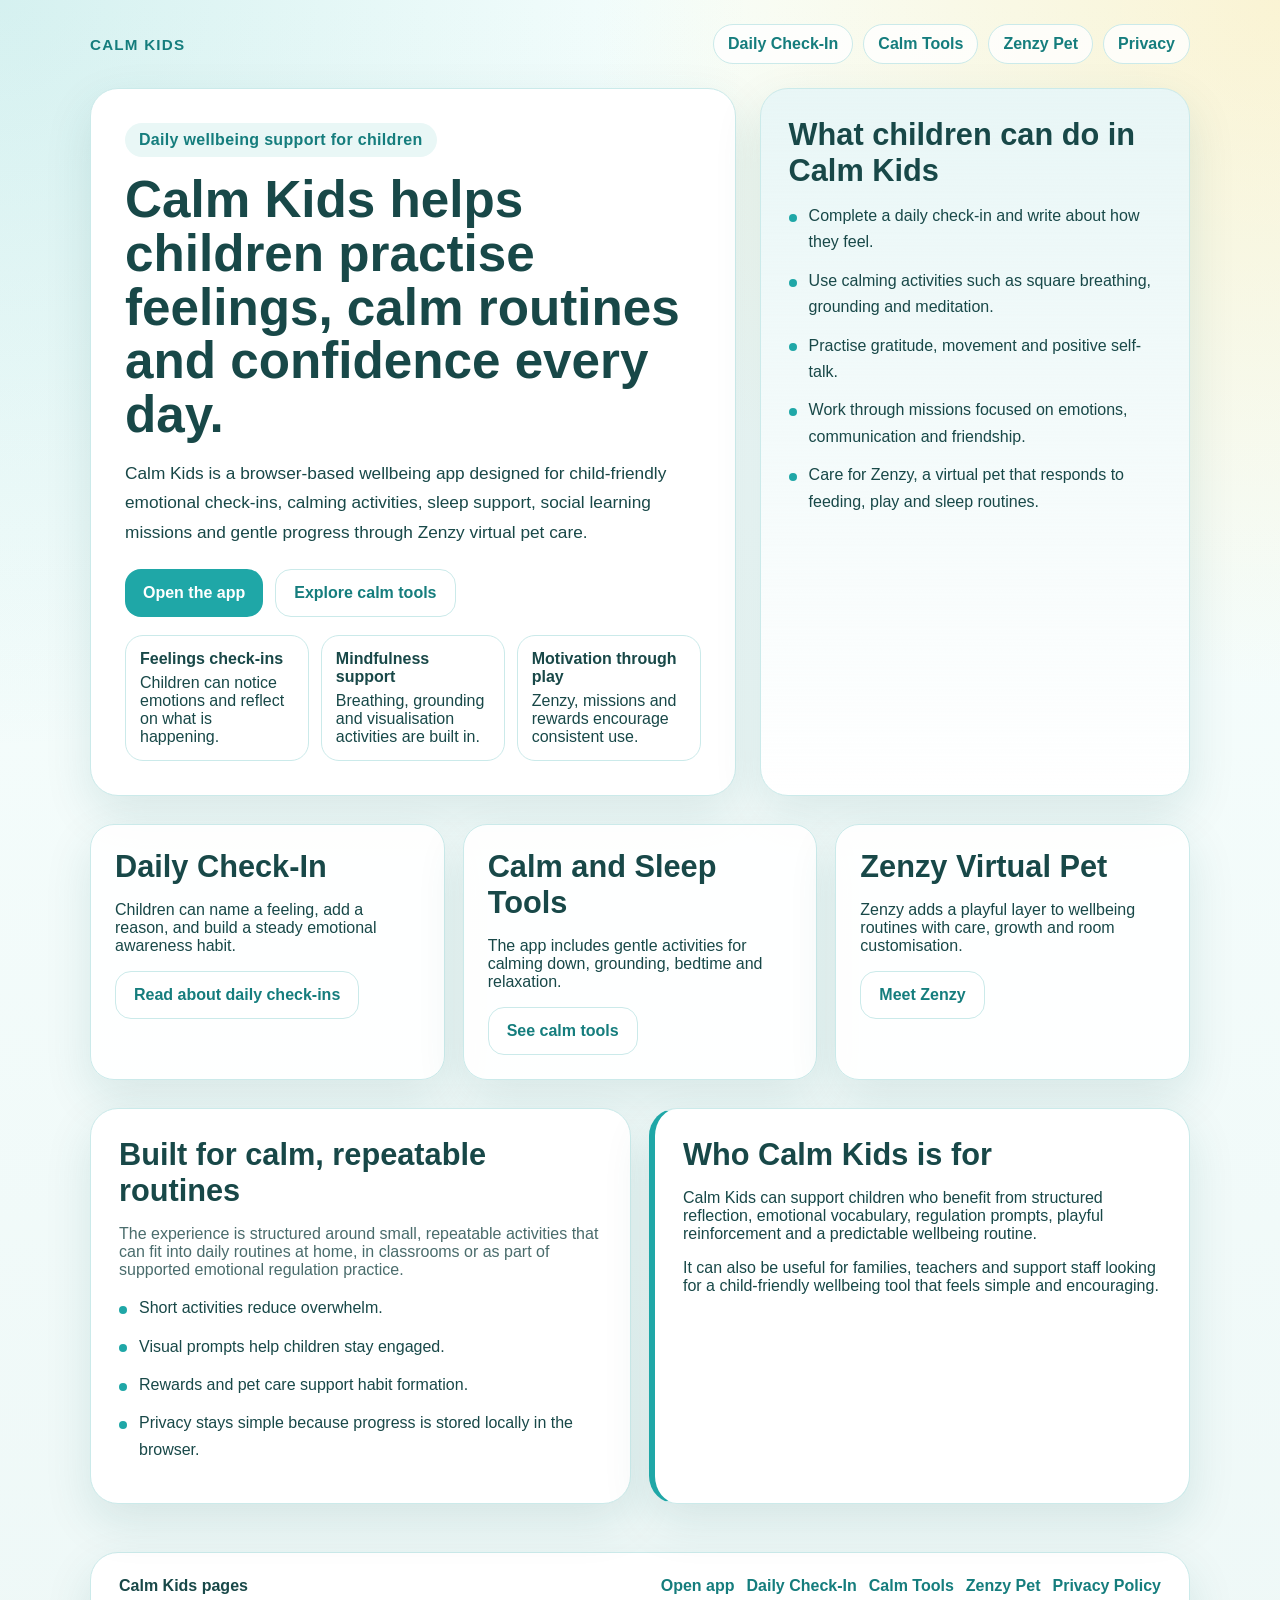
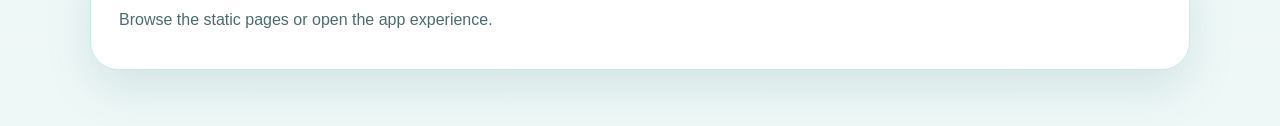
<file: calm-kids-app.html>
<!DOCTYPE html>
<html lang="en">
<head>
  <meta charset="UTF-8">
  <meta name="viewport" content="width=device-width, initial-scale=1.0">
  <title>Calm Kids App | Emotional Wellbeing Activities for Children</title>
  <meta name="description" content="Learn what the Calm Kids app offers: daily feelings check-ins, mindfulness tools, calming routines, weekly missions and Zenzy virtual pet care for children." />
  <meta name="robots" content="index,follow" />
  <link rel="canonical" href="calm-kids-app.html">
  <link rel="stylesheet" href="seo.css">
  <script type="application/ld+json">
    {
      "@context": "https://schema.org",
      "@type": "WebPage",
      "name": "Calm Kids App",
      "description": "Overview of the Calm Kids app for children, families and educators.",
      "about": {
        "@type": "SoftwareApplication",
        "name": "Calm Kids",
        "applicationCategory": "EducationalApplication"
      }
    }
  </script>
</head>
<body class="seo-page">
  <div class="seo-shell">
    <header class="seo-topbar">
      <div class="seo-brand">Calm Kids</div>
      <nav class="seo-nav" aria-label="SEO page navigation">
        <a class="seo-chip" href="calm-kids-daily-check-in.html">Daily Check-In</a>
        <a class="seo-chip" href="calm-kids-regulation-tools.html">Calm Tools</a>
        <a class="seo-chip" href="calm-kids-zenzy-virtual-pet.html">Zenzy Pet</a>
        <a class="seo-chip" href="privacy-policy.html">Privacy</a>
      </nav>
    </header>

    <main>
      <section class="seo-hero">
        <article class="seo-panel seo-hero-copy">
          <div class="seo-eyebrow">Daily wellbeing support for children</div>
          <h1>Calm Kids helps children practise feelings, calm routines and confidence every day.</h1>
          <p class="seo-lead">Calm Kids is a browser-based wellbeing app designed for child-friendly emotional check-ins, calming activities, sleep support, social learning missions and gentle progress through Zenzy virtual pet care.</p>
          <div class="seo-cta-row">
            <a class="seo-cta" href="index.html">Open the app</a>
            <a class="seo-link-button" href="calm-kids-regulation-tools.html">Explore calm tools</a>
          </div>
          <div class="seo-points">
            <div class="seo-point">
              <strong>Feelings check-ins</strong>
              Children can notice emotions and reflect on what is happening.
            </div>
            <div class="seo-point">
              <strong>Mindfulness support</strong>
              Breathing, grounding and visualisation activities are built in.
            </div>
            <div class="seo-point">
              <strong>Motivation through play</strong>
              Zenzy, missions and rewards encourage consistent use.
            </div>
          </div>
        </article>

        <aside class="seo-panel seo-hero-card">
          <h2>What children can do in Calm Kids</h2>
          <ul class="seo-feature-list">
            <li>Complete a daily check-in and write about how they feel.</li>
            <li>Use calming activities such as square breathing, grounding and meditation.</li>
            <li>Practise gratitude, movement and positive self-talk.</li>
            <li>Work through missions focused on emotions, communication and friendship.</li>
            <li>Care for Zenzy, a virtual pet that responds to feeding, play and sleep routines.</li>
          </ul>
        </aside>
      </section>

      <section class="seo-grid" aria-label="Calm Kids feature cards">
        <article class="seo-card">
          <h2>Daily Check-In</h2>
          <p>Children can name a feeling, add a reason, and build a steady emotional awareness habit.</p>
          <a class="seo-link-button" href="calm-kids-daily-check-in.html">Read about daily check-ins</a>
        </article>
        <article class="seo-card">
          <h2>Calm and Sleep Tools</h2>
          <p>The app includes gentle activities for calming down, grounding, bedtime and relaxation.</p>
          <a class="seo-link-button" href="calm-kids-regulation-tools.html">See calm tools</a>
        </article>
        <article class="seo-card">
          <h2>Zenzy Virtual Pet</h2>
          <p>Zenzy adds a playful layer to wellbeing routines with care, growth and room customisation.</p>
          <a class="seo-link-button" href="calm-kids-zenzy-virtual-pet.html">Meet Zenzy</a>
        </article>
      </section>

      <section class="seo-band">
        <article class="seo-panel seo-section">
          <h2>Built for calm, repeatable routines</h2>
          <p class="seo-muted">The experience is structured around small, repeatable activities that can fit into daily routines at home, in classrooms or as part of supported emotional regulation practice.</p>
          <ul class="seo-check-list">
            <li>Short activities reduce overwhelm.</li>
            <li>Visual prompts help children stay engaged.</li>
            <li>Rewards and pet care support habit formation.</li>
            <li>Privacy stays simple because progress is stored locally in the browser.</li>
          </ul>
        </article>
        <article class="seo-panel seo-section seo-callout">
          <h2>Who Calm Kids is for</h2>
          <p>Calm Kids can support children who benefit from structured reflection, emotional vocabulary, regulation prompts, playful reinforcement and a predictable wellbeing routine.</p>
          <p>It can also be useful for families, teachers and support staff looking for a child-friendly wellbeing tool that feels simple and encouraging.</p>
        </article>
      </section>
    </main>

    <footer class="seo-panel seo-footer">
      <div>
        <strong>Calm Kids pages</strong>
        <p class="seo-muted">Browse the static pages or open the app experience.</p>
      </div>
      <div class="seo-footer-links">
        <a href="index.html">Open app</a>
        <a href="calm-kids-daily-check-in.html">Daily Check-In</a>
        <a href="calm-kids-regulation-tools.html">Calm Tools</a>
        <a href="calm-kids-zenzy-virtual-pet.html">Zenzy Pet</a>
        <a href="privacy-policy.html">Privacy Policy</a>
      </div>
    </footer>
  </div>
</body>
</html>
</file>
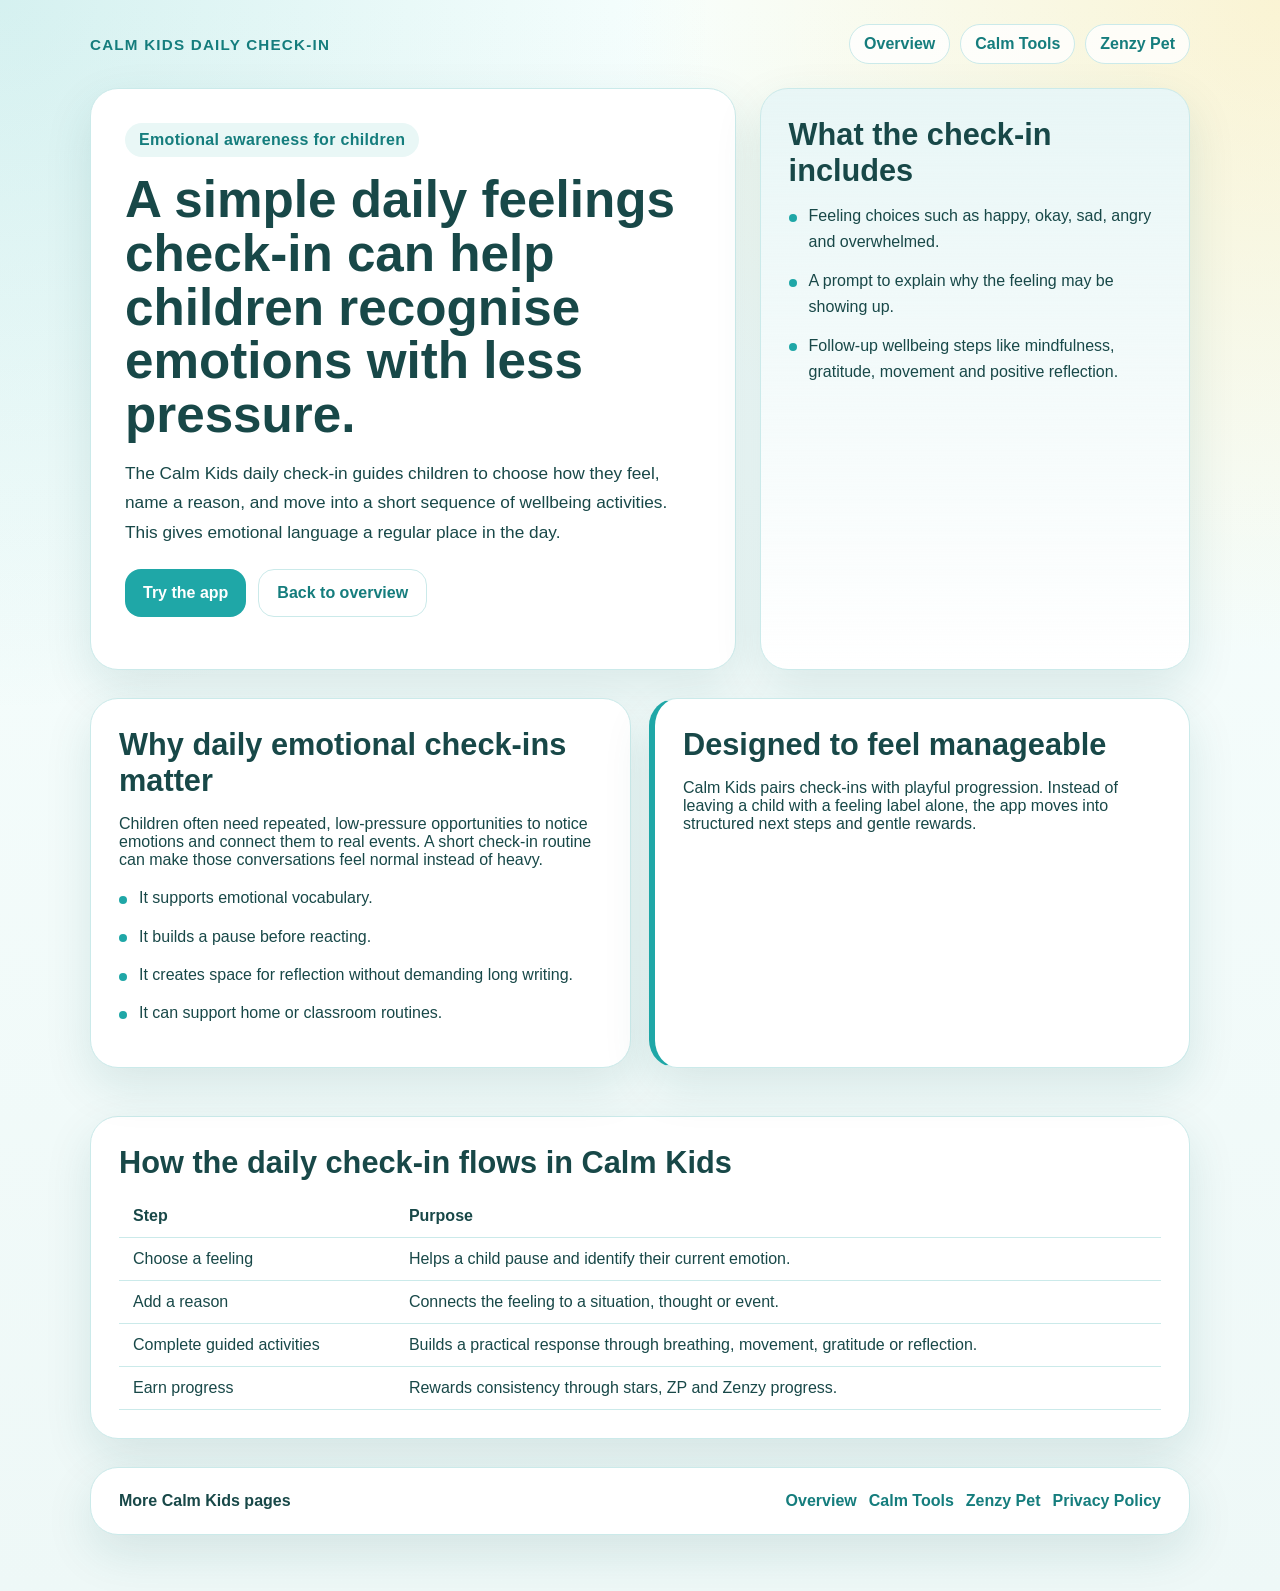
<file: calm-kids-daily-check-in.html>
<!DOCTYPE html>
<html lang="en">
<head>
  <meta charset="UTF-8">
  <meta name="viewport" content="width=device-width, initial-scale=1.0">
  <title>Daily Feelings Check-In for Children | Calm Kids</title>
  <meta name="description" content="See how the Calm Kids daily check-in helps children notice feelings, reflect on their day and build emotional awareness through simple routines." />
  <meta name="robots" content="index,follow" />
  <link rel="canonical" href="calm-kids-daily-check-in.html">
  <link rel="stylesheet" href="seo.css">
</head>
<body class="seo-page">
  <div class="seo-shell">
    <header class="seo-topbar">
      <div class="seo-brand">Calm Kids Daily Check-In</div>
      <nav class="seo-nav" aria-label="SEO page navigation">
        <a class="seo-chip" href="calm-kids-app.html">Overview</a>
        <a class="seo-chip" href="calm-kids-regulation-tools.html">Calm Tools</a>
        <a class="seo-chip" href="calm-kids-zenzy-virtual-pet.html">Zenzy Pet</a>
      </nav>
    </header>

    <main>
      <section class="seo-hero">
        <article class="seo-panel seo-hero-copy">
          <div class="seo-eyebrow">Emotional awareness for children</div>
          <h1>A simple daily feelings check-in can help children recognise emotions with less pressure.</h1>
          <p class="seo-lead">The Calm Kids daily check-in guides children to choose how they feel, name a reason, and move into a short sequence of wellbeing activities. This gives emotional language a regular place in the day.</p>
          <div class="seo-cta-row">
            <a class="seo-cta" href="index.html">Try the app</a>
            <a class="seo-link-button" href="calm-kids-app.html">Back to overview</a>
          </div>
        </article>

        <aside class="seo-panel seo-hero-card">
          <h2>What the check-in includes</h2>
          <ul class="seo-feature-list">
            <li>Feeling choices such as happy, okay, sad, angry and overwhelmed.</li>
            <li>A prompt to explain why the feeling may be showing up.</li>
            <li>Follow-up wellbeing steps like mindfulness, gratitude, movement and positive reflection.</li>
          </ul>
        </aside>
      </section>

      <section class="seo-band">
        <article class="seo-panel seo-section">
          <h2>Why daily emotional check-ins matter</h2>
          <p>Children often need repeated, low-pressure opportunities to notice emotions and connect them to real events. A short check-in routine can make those conversations feel normal instead of heavy.</p>
          <ul class="seo-check-list">
            <li>It supports emotional vocabulary.</li>
            <li>It builds a pause before reacting.</li>
            <li>It creates space for reflection without demanding long writing.</li>
            <li>It can support home or classroom routines.</li>
          </ul>
        </article>
        <article class="seo-panel seo-section seo-callout">
          <h2>Designed to feel manageable</h2>
          <p>Calm Kids pairs check-ins with playful progression. Instead of leaving a child with a feeling label alone, the app moves into structured next steps and gentle rewards.</p>
        </article>
      </section>

      <section class="seo-panel seo-section">
        <h2>How the daily check-in flows in Calm Kids</h2>
        <table class="seo-table">
          <thead>
            <tr>
              <th>Step</th>
              <th>Purpose</th>
            </tr>
          </thead>
          <tbody>
            <tr>
              <td>Choose a feeling</td>
              <td>Helps a child pause and identify their current emotion.</td>
            </tr>
            <tr>
              <td>Add a reason</td>
              <td>Connects the feeling to a situation, thought or event.</td>
            </tr>
            <tr>
              <td>Complete guided activities</td>
              <td>Builds a practical response through breathing, movement, gratitude or reflection.</td>
            </tr>
            <tr>
              <td>Earn progress</td>
              <td>Rewards consistency through stars, ZP and Zenzy progress.</td>
            </tr>
          </tbody>
        </table>
      </section>
    </main>

    <footer class="seo-panel seo-footer">
      <div>
        <strong>More Calm Kids pages</strong>
      </div>
      <div class="seo-footer-links">
        <a href="calm-kids-app.html">Overview</a>
        <a href="calm-kids-regulation-tools.html">Calm Tools</a>
        <a href="calm-kids-zenzy-virtual-pet.html">Zenzy Pet</a>
        <a href="privacy-policy.html">Privacy Policy</a>
      </div>
    </footer>
  </div>
</body>
</html>
</file>
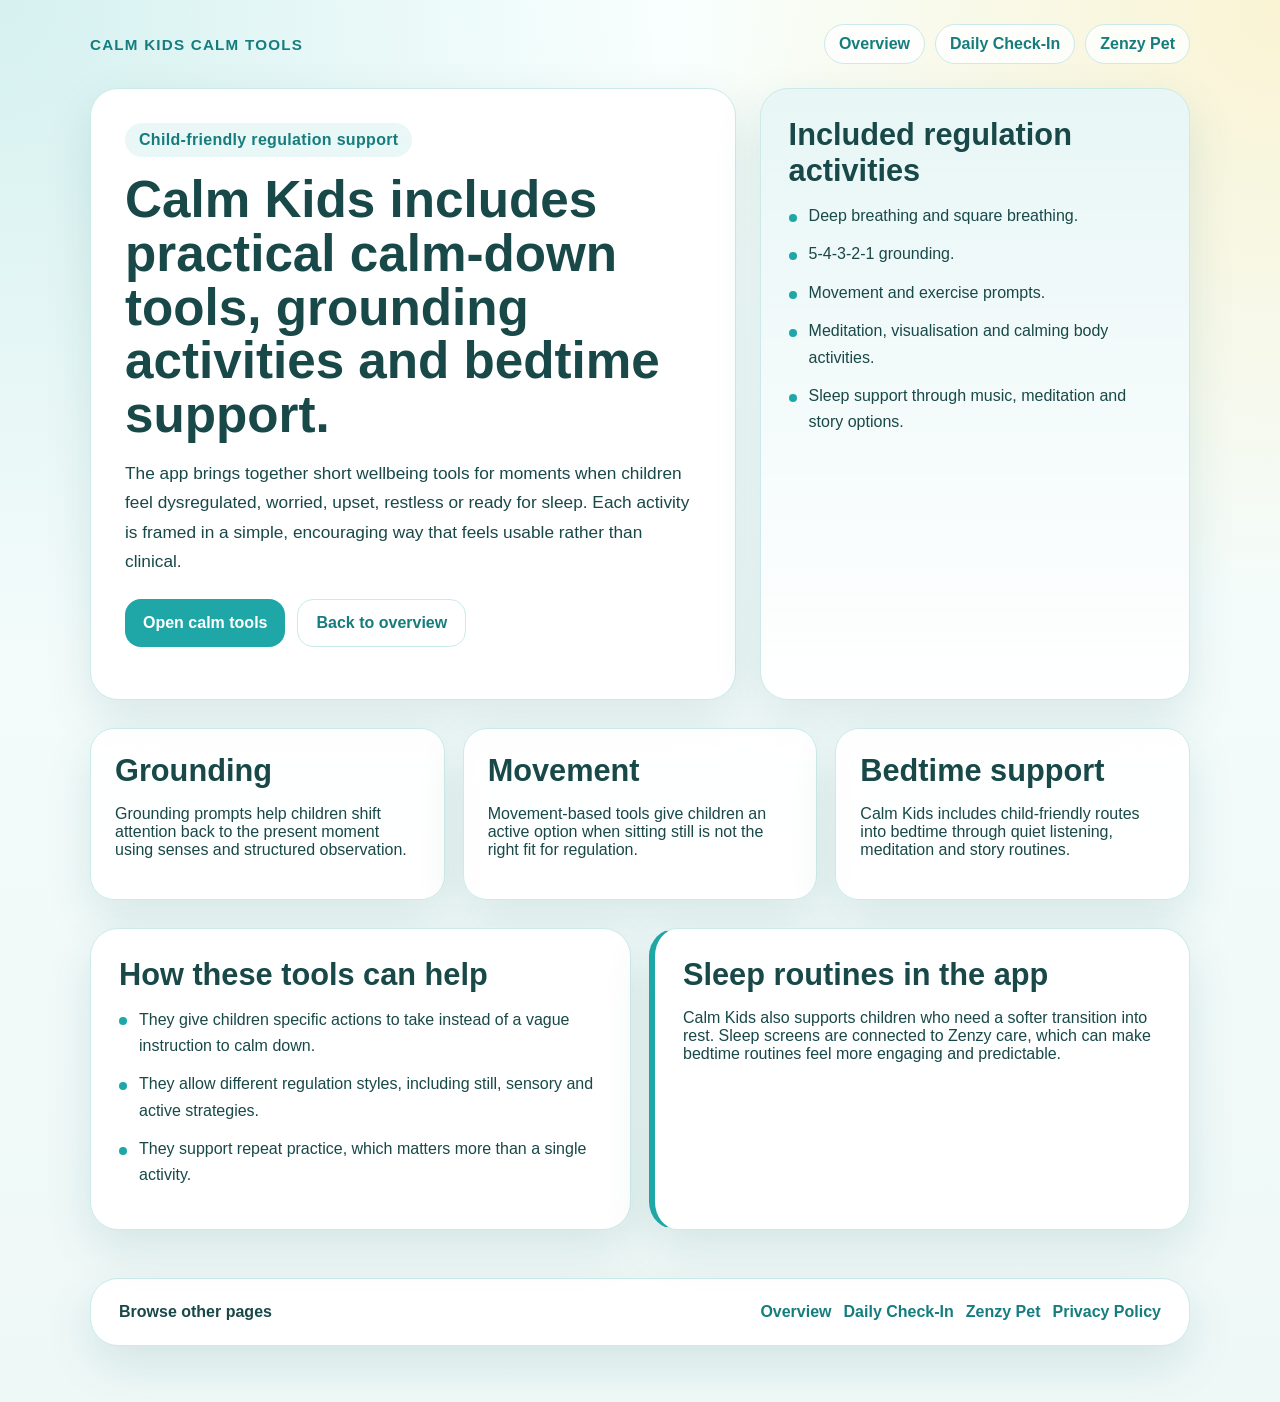
<file: calm-kids-regulation-tools.html>
<!DOCTYPE html>
<html lang="en">
<head>
  <meta charset="UTF-8">
  <meta name="viewport" content="width=device-width, initial-scale=1.0">
  <title>Calm Tools and Sleep Support for Children | Calm Kids</title>
  <meta name="description" content="Explore the Calm Kids calming tools, including breathing, grounding, movement, meditation, sleep routines and child-friendly emotional regulation activities." />
  <meta name="robots" content="index,follow" />
  <link rel="canonical" href="calm-kids-regulation-tools.html">
  <link rel="stylesheet" href="seo.css">
</head>
<body class="seo-page">
  <div class="seo-shell">
    <header class="seo-topbar">
      <div class="seo-brand">Calm Kids Calm Tools</div>
      <nav class="seo-nav" aria-label="SEO page navigation">
        <a class="seo-chip" href="calm-kids-app.html">Overview</a>
        <a class="seo-chip" href="calm-kids-daily-check-in.html">Daily Check-In</a>
        <a class="seo-chip" href="calm-kids-zenzy-virtual-pet.html">Zenzy Pet</a>
      </nav>
    </header>

    <main>
      <section class="seo-hero">
        <article class="seo-panel seo-hero-copy">
          <div class="seo-eyebrow">Child-friendly regulation support</div>
          <h1>Calm Kids includes practical calm-down tools, grounding activities and bedtime support.</h1>
          <p class="seo-lead">The app brings together short wellbeing tools for moments when children feel dysregulated, worried, upset, restless or ready for sleep. Each activity is framed in a simple, encouraging way that feels usable rather than clinical.</p>
          <div class="seo-cta-row">
            <a class="seo-cta" href="index.html">Open calm tools</a>
            <a class="seo-link-button" href="calm-kids-app.html">Back to overview</a>
          </div>
        </article>

        <aside class="seo-panel seo-hero-card">
          <h2>Included regulation activities</h2>
          <ul class="seo-feature-list">
            <li>Deep breathing and square breathing.</li>
            <li>5-4-3-2-1 grounding.</li>
            <li>Movement and exercise prompts.</li>
            <li>Meditation, visualisation and calming body activities.</li>
            <li>Sleep support through music, meditation and story options.</li>
          </ul>
        </aside>
      </section>

      <section class="seo-grid">
        <article class="seo-card">
          <h2>Grounding</h2>
          <p>Grounding prompts help children shift attention back to the present moment using senses and structured observation.</p>
        </article>
        <article class="seo-card">
          <h2>Movement</h2>
          <p>Movement-based tools give children an active option when sitting still is not the right fit for regulation.</p>
        </article>
        <article class="seo-card">
          <h2>Bedtime support</h2>
          <p>Calm Kids includes child-friendly routes into bedtime through quiet listening, meditation and story routines.</p>
        </article>
      </section>

      <section class="seo-band">
        <article class="seo-panel seo-section">
          <h2>How these tools can help</h2>
          <ul class="seo-check-list">
            <li>They give children specific actions to take instead of a vague instruction to calm down.</li>
            <li>They allow different regulation styles, including still, sensory and active strategies.</li>
            <li>They support repeat practice, which matters more than a single activity.</li>
          </ul>
        </article>
        <article class="seo-panel seo-section seo-callout">
          <h2>Sleep routines in the app</h2>
          <p>Calm Kids also supports children who need a softer transition into rest. Sleep screens are connected to Zenzy care, which can make bedtime routines feel more engaging and predictable.</p>
        </article>
      </section>
    </main>

    <footer class="seo-panel seo-footer">
      <div>
        <strong>Browse other pages</strong>
      </div>
      <div class="seo-footer-links">
        <a href="calm-kids-app.html">Overview</a>
        <a href="calm-kids-daily-check-in.html">Daily Check-In</a>
        <a href="calm-kids-zenzy-virtual-pet.html">Zenzy Pet</a>
        <a href="privacy-policy.html">Privacy Policy</a>
      </div>
    </footer>
  </div>
</body>
</html>
</file>
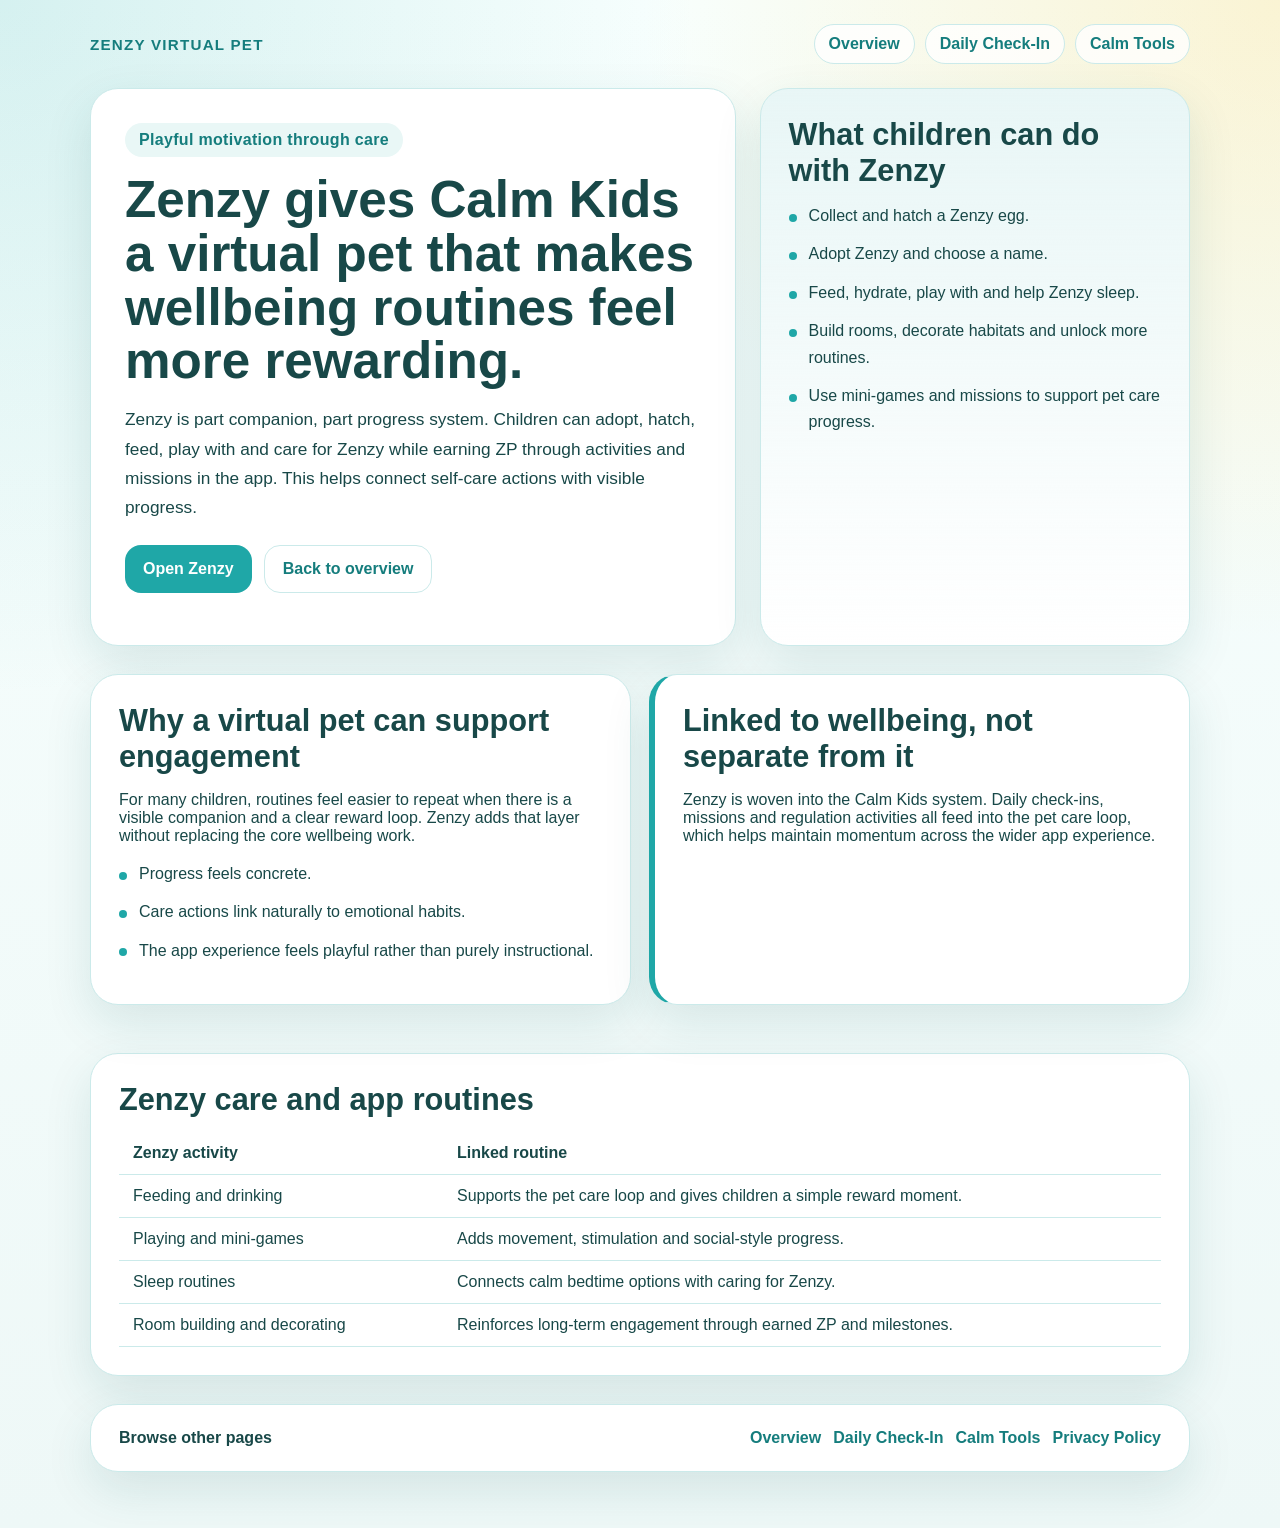
<file: calm-kids-zenzy-virtual-pet.html>
<!DOCTYPE html>
<html lang="en">
<head>
  <meta charset="UTF-8">
  <meta name="viewport" content="width=device-width, initial-scale=1.0">
  <title>Zenzy Virtual Pet for Wellbeing Routines | Calm Kids</title>
  <meta name="description" content="Meet Zenzy, the Calm Kids virtual pet that turns wellbeing routines into playful progress through feeding, play, sleep, missions and room building." />
  <meta name="robots" content="index,follow" />
  <link rel="canonical" href="calm-kids-zenzy-virtual-pet.html">
  <link rel="stylesheet" href="seo.css">
</head>
<body class="seo-page">
  <div class="seo-shell">
    <header class="seo-topbar">
      <div class="seo-brand">Zenzy Virtual Pet</div>
      <nav class="seo-nav" aria-label="SEO page navigation">
        <a class="seo-chip" href="calm-kids-app.html">Overview</a>
        <a class="seo-chip" href="calm-kids-daily-check-in.html">Daily Check-In</a>
        <a class="seo-chip" href="calm-kids-regulation-tools.html">Calm Tools</a>
      </nav>
    </header>

    <main>
      <section class="seo-hero">
        <article class="seo-panel seo-hero-copy">
          <div class="seo-eyebrow">Playful motivation through care</div>
          <h1>Zenzy gives Calm Kids a virtual pet that makes wellbeing routines feel more rewarding.</h1>
          <p class="seo-lead">Zenzy is part companion, part progress system. Children can adopt, hatch, feed, play with and care for Zenzy while earning ZP through activities and missions in the app. This helps connect self-care actions with visible progress.</p>
          <div class="seo-cta-row">
            <a class="seo-cta" href="index.html">Open Zenzy</a>
            <a class="seo-link-button" href="calm-kids-app.html">Back to overview</a>
          </div>
        </article>

        <aside class="seo-panel seo-hero-card">
          <h2>What children can do with Zenzy</h2>
          <ul class="seo-feature-list">
            <li>Collect and hatch a Zenzy egg.</li>
            <li>Adopt Zenzy and choose a name.</li>
            <li>Feed, hydrate, play with and help Zenzy sleep.</li>
            <li>Build rooms, decorate habitats and unlock more routines.</li>
            <li>Use mini-games and missions to support pet care progress.</li>
          </ul>
        </aside>
      </section>

      <section class="seo-band">
        <article class="seo-panel seo-section">
          <h2>Why a virtual pet can support engagement</h2>
          <p>For many children, routines feel easier to repeat when there is a visible companion and a clear reward loop. Zenzy adds that layer without replacing the core wellbeing work.</p>
          <ul class="seo-check-list">
            <li>Progress feels concrete.</li>
            <li>Care actions link naturally to emotional habits.</li>
            <li>The app experience feels playful rather than purely instructional.</li>
          </ul>
        </article>
        <article class="seo-panel seo-section seo-callout">
          <h2>Linked to wellbeing, not separate from it</h2>
          <p>Zenzy is woven into the Calm Kids system. Daily check-ins, missions and regulation activities all feed into the pet care loop, which helps maintain momentum across the wider app experience.</p>
        </article>
      </section>

      <section class="seo-panel seo-section">
        <h2>Zenzy care and app routines</h2>
        <table class="seo-table">
          <thead>
            <tr>
              <th>Zenzy activity</th>
              <th>Linked routine</th>
            </tr>
          </thead>
          <tbody>
            <tr>
              <td>Feeding and drinking</td>
              <td>Supports the pet care loop and gives children a simple reward moment.</td>
            </tr>
            <tr>
              <td>Playing and mini-games</td>
              <td>Adds movement, stimulation and social-style progress.</td>
            </tr>
            <tr>
              <td>Sleep routines</td>
              <td>Connects calm bedtime options with caring for Zenzy.</td>
            </tr>
            <tr>
              <td>Room building and decorating</td>
              <td>Reinforces long-term engagement through earned ZP and milestones.</td>
            </tr>
          </tbody>
        </table>
      </section>
    </main>

    <footer class="seo-panel seo-footer">
      <div>
        <strong>Browse other pages</strong>
      </div>
      <div class="seo-footer-links">
        <a href="calm-kids-app.html">Overview</a>
        <a href="calm-kids-daily-check-in.html">Daily Check-In</a>
        <a href="calm-kids-regulation-tools.html">Calm Tools</a>
        <a href="privacy-policy.html">Privacy Policy</a>
      </div>
    </footer>
  </div>
</body>
</html>
</file>
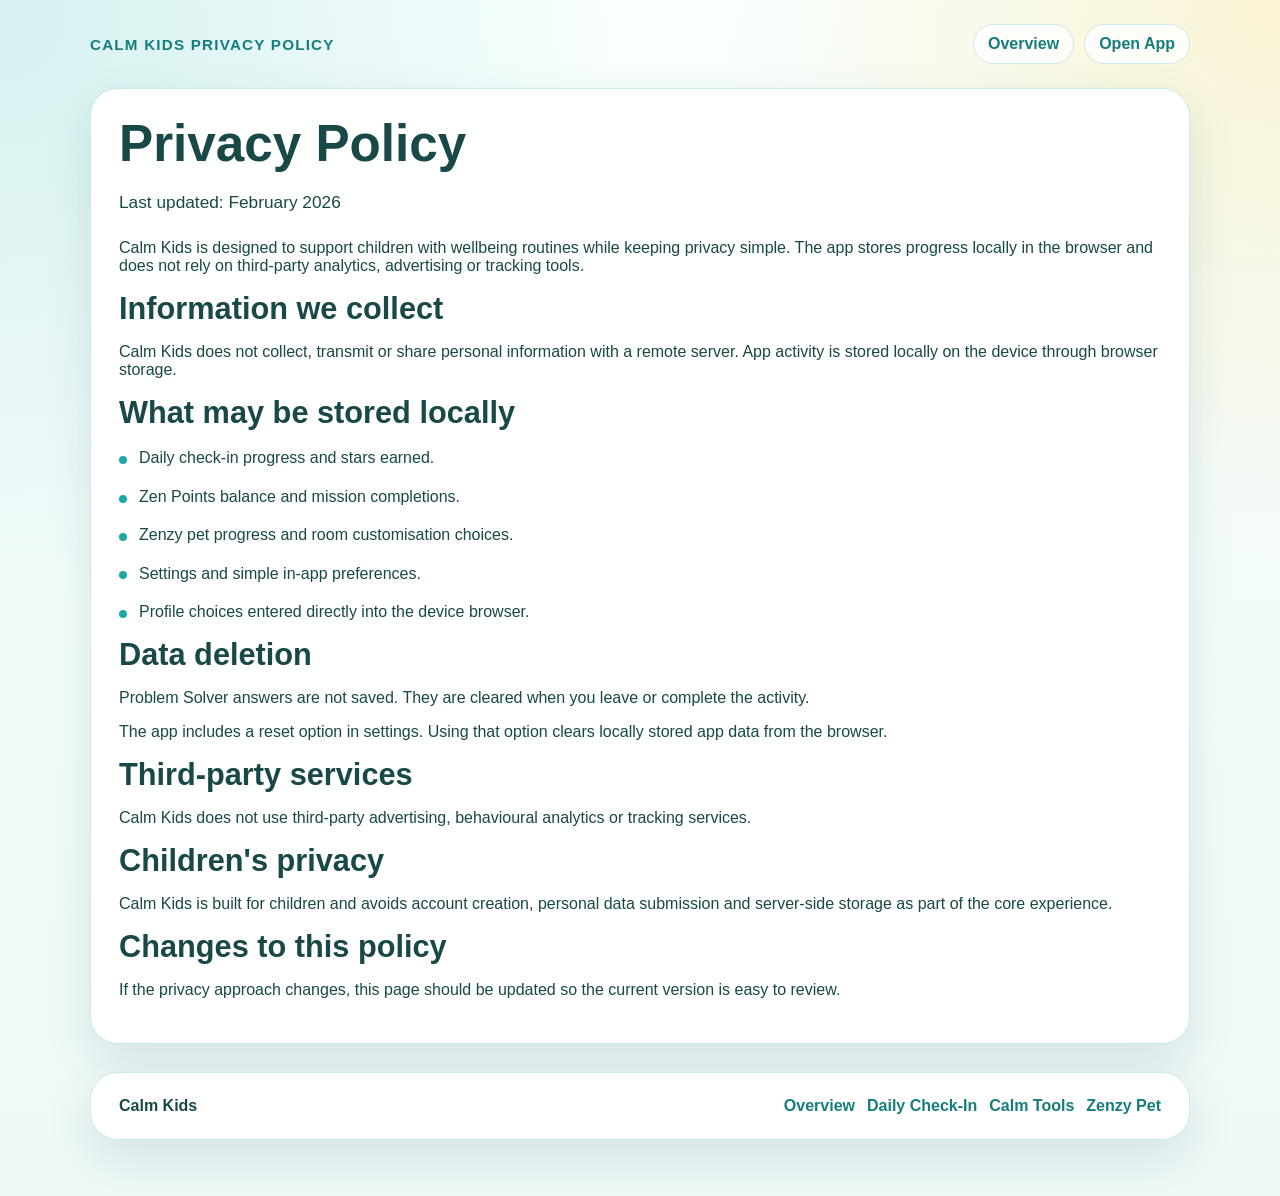
<file: privacy-policy.html>
<!DOCTYPE html>
<html lang="en">
<head>
  <meta charset="UTF-8">
  <meta name="viewport" content="width=device-width, initial-scale=1.0">
  <title>Privacy Policy | Calm Kids</title>
  <meta name="description" content="Read the Calm Kids privacy policy. Calm Kids stores progress locally in the browser and does not use third-party tracking or analytics." />
  <meta name="robots" content="index,follow" />
  <link rel="canonical" href="privacy-policy.html">
  <link rel="stylesheet" href="seo.css">
</head>
<body class="seo-page">
  <div class="seo-shell">
    <header class="seo-topbar">
      <div class="seo-brand">Calm Kids Privacy Policy</div>
      <nav class="seo-nav" aria-label="SEO page navigation">
        <a class="seo-chip" href="calm-kids-app.html">Overview</a>
        <a class="seo-chip" href="index.html">Open App</a>
      </nav>
    </header>

    <main>
      <section class="seo-panel seo-section">
        <h1>Privacy Policy</h1>
        <p class="seo-lead">Last updated: February 2026</p>
        <p>Calm Kids is designed to support children with wellbeing routines while keeping privacy simple. The app stores progress locally in the browser and does not rely on third-party analytics, advertising or tracking tools.</p>

        <h2>Information we collect</h2>
        <p>Calm Kids does not collect, transmit or share personal information with a remote server. App activity is stored locally on the device through browser storage.</p>

        <h2>What may be stored locally</h2>
        <ul class="seo-feature-list">
          <li>Daily check-in progress and stars earned.</li>
          <li>Zen Points balance and mission completions.</li>
          <li>Zenzy pet progress and room customisation choices.</li>
          <li>Settings and simple in-app preferences.</li>
          <li>Profile choices entered directly into the device browser.</li>
        </ul>

        <h2>Data deletion</h2>
        <p>Problem Solver answers are not saved. They are cleared when you leave or complete the activity.</p>
        <p>The app includes a reset option in settings. Using that option clears locally stored app data from the browser.</p>

        <h2>Third-party services</h2>
        <p>Calm Kids does not use third-party advertising, behavioural analytics or tracking services.</p>

        <h2>Children's privacy</h2>
        <p>Calm Kids is built for children and avoids account creation, personal data submission and server-side storage as part of the core experience.</p>

        <h2>Changes to this policy</h2>
        <p>If the privacy approach changes, this page should be updated so the current version is easy to review.</p>
      </section>
    </main>

    <footer class="seo-panel seo-footer">
      <div>
        <strong>Calm Kids</strong>
      </div>
      <div class="seo-footer-links">
        <a href="calm-kids-app.html">Overview</a>
        <a href="calm-kids-daily-check-in.html">Daily Check-In</a>
        <a href="calm-kids-regulation-tools.html">Calm Tools</a>
        <a href="calm-kids-zenzy-virtual-pet.html">Zenzy Pet</a>
      </div>
    </footer>
  </div>
</body>
</html>
</file>
<file: styles.css>
:root{
  --ui-font-size: 20px;
  --ui-font-weight: 700;
  --ui-copy-font-size: 16px;
  --ui-copy-font-weight: 600;
  --home-sticky-title-top: 74px;
  --home-sticky-star-top: 114px;
  --ui-spacing: 12px;
  --ui-line-height: 1.25;
  --zenzy-egg-text-gap: 22px;
  --zenzy-avatar-size: 140px;
  --zenzy-avatar-overlap: 72px;
  --shop-ink: #184f73;
  --shop-panel: #f1fbff;
  --shop-card: #ffffff;
  --shop-border: #9fd6f4;
  --shop-shadow: 0 10px 24px rgba(24, 79, 115, 0.12);
  --shop-accent: #2d8fd6;
  --shop-accent-2: #39b6cf;
}

body {
  margin: 0;
  font-family: Arial, sans-serif;
  background: white;
  display: flex;
  justify-content: center;
  align-items: flex-start;
  padding-top: 0;
  height: 100vh;
  font-size: var(--ui-font-size);
  font-weight: var(--ui-font-weight);
  line-height: var(--ui-line-height);
}

.header-spacing {
  height: 10px;
}

h1 {
  color: #1fa7a7;
  font-size: var(--ui-font-size);
  font-weight: var(--ui-font-weight);
  margin: 0 0 var(--ui-spacing);
  text-align: center;
}

.screen {
  width: 100%;
  max-width: 100%;
  text-align: center;
  position: relative;
}

/* Keep only Daily Check-In and Missions constrained/centered */
#home.screen,
#quests.screen {
  width: 360px;
  max-width: 360px;
  margin-left: auto;
  margin-right: auto;
}

#petShop {
  width: 100% !important;
  min-height: 100vh;
  height: auto;
  max-width: 100% !important;
  margin: 0;
  padding: 0 0 calc(2cm + env(safe-area-inset-bottom)) 0;
  overflow-y: auto;
  overflow-x: hidden;
  display: flex;
  flex-direction: column;
  background:
    radial-gradient(circle at 8% 14%, rgba(110, 214, 255, 0.34) 0, rgba(110, 214, 255, 0) 22%),
    radial-gradient(circle at 92% 8%, rgba(83, 180, 255, 0.2) 0, rgba(83, 180, 255, 0) 19%),
    linear-gradient(180deg, #f4fbff 0%, #edf8ff 52%, #f5fbff 100%);
  position: relative;
  box-sizing: border-box;
  align-items: center;
}

.screen:not(#home):not(#petShop){
  display:flex;
  flex-direction:column;
  justify-content:center;
  align-items:center;
  min-height:calc(100vh - 120px);
  padding-bottom: calc(3cm + 28px + env(safe-area-inset-bottom));
  box-sizing: border-box;
}



button { padding: 12px 48px; font-size: var(--ui-font-size); font-weight: var(--ui-font-weight); border-radius: 20px; border: none; cursor: pointer; }

p { margin: 0 0 var(--ui-spacing); }

/* Keep core readable text styles consistent app-wide. */
.screen p,
.screen label,
.screen li,
.screen textarea,
.screen input[type="text"],
.screen input[type="search"],
.screen button{
  font-family: Arial, sans-serif !important;
}

.screen p,
.screen label,
.screen li,
.screen textarea,
.screen input[type="text"],
.screen input[type="search"]{
  font-size: var(--ui-copy-font-size) !important;
  font-weight: var(--ui-copy-font-weight) !important;
}

.screen button,
.submit-button{
  font-size: var(--ui-copy-font-size) !important;
  font-weight: var(--ui-copy-font-weight) !important;
}

.reason-row {
  display: flex;
  align-items: center;
  justify-content: center;
  gap: 12px;
  margin-bottom: 12px;
}

.reason-zenzy {
  width: 80px;
  height: auto;
}

.reason-title {
  color: #1fa7a7;
  font-size: var(--ui-font-size);
  font-weight: var(--ui-font-weight);
  line-height: 1.25;
  text-align: left;
  max-width: 200px;
}

/* Zenzy Egg Page */
#zenzyPage {
  width: 100% !important;
  height: 100vh !important;
  max-width: 100% !important;
  position: fixed !important;
  top: 0 !important;
  left: 0 !important;
}

.zenzy-page-wrapper { 
  position: relative;
  width: 100%; 
  height: 100%; 
  overflow: hidden;
}
.zenzy-page-content {
  position: absolute;
  top: 40px;
  left: 0;
  right: 0;
  z-index: 10;
  text-align: center;
  padding: 0 20px;
}
.zenzy-page-title {
  margin-bottom: 8px;
  font-size: 24px;
  color: #ffffff;
  text-shadow: 2px 2px 4px rgba(0, 0, 0, 0.7);
  font-weight: 700;
}
.zenzy-page-subtitle {
  color: #ffffff;
  font-size: 18px;
  text-shadow: 2px 2px 4px rgba(0, 0, 0, 0.7);
  font-weight: 700;
  margin-bottom: 12px;
  text-align: center;
}
.zenzy-scene-wrap {
  position: absolute;
  bottom: 200px;
  left: 50%;
  transform: translateX(-50%);
  z-index: 10;
}
.zenzy-side-bubble {
  position: absolute;
  right: -6px;
  top: 10px;
  transform: translateX(35%);
  max-width: 120px;
  background: #1fa7a7;
  color: #fff;
  border-radius: 16px;
  padding: 8px 10px;
  font-size: 13px;
  line-height: 1.3;
  box-shadow: 0 4px 10px rgba(31, 167, 167, 0.3);
}
.zenzy-side-bubble::before {
  content: '';
  position: absolute;
  left: -10px;
  top: 20px;
  width: 14px;
  height: 14px;
  background: #1fa7a7;
  border-radius: 50%;
  box-shadow: -2px 2px 6px rgba(31, 167, 167, 0.2);
}
.zenzy-side-bubble::after {
  content: '';
  position: absolute;
  left: -18px;
  top: 26px;
  width: 8px;
  height: 8px;
  background: #1fa7a7;
  border-radius: 50%;
  box-shadow: -2px 2px 4px rgba(31, 167, 167, 0.18);
}
.junkyard-background {
  position: absolute;
  top: 0;
  left: 0;
  width: 100%;
  height: 100%;
  object-fit: contain;
  object-position: center bottom;
  z-index: 0;
}
.zenzy-egg {
  width: 140px;
  height: auto;
  cursor: pointer;
  transition: transform 0.3s ease, filter 0.3s ease;
  display: block;
  margin: 0 auto;
}
.zenzy-egg:hover {
  transform: scale(1.08);
  filter: drop-shadow(0 6px 12px rgba(31, 167, 167, 0.35));
}
.zenzy-egg:active {
  transform: translateX(-50%) scale(0.96);
}

.zenzy-state {
  position: relative;
  display: flex;
  flex-direction: column;
  align-items: center;
  justify-content: center;
  gap: 12px;
}

.egg-hint {
  display: flex;
  flex-direction: column;
  align-items: center;
  gap: 8px;
  margin-bottom: 16px;
  animation: gentle-bounce 2s ease-in-out infinite;
}

.egg-arrow {
  font-size: 32px;
  filter: drop-shadow(0 2px 4px rgba(0, 0, 0, 0.5));
}

.egg-hint-text {
  color: #ffffff;
  font-size: 16px;
  font-weight: 600;
  text-shadow: 2px 2px 4px rgba(0, 0, 0, 0.7);
  text-align: center;
  margin: 0;
  max-width: 200px;
}

@keyframes gentle-bounce {
  0%, 100% { transform: translateY(0); }
  50% { transform: translateY(-10px); }
}

.zenzy-sad {
  width: 130px;
  height: auto;
  margin-bottom: 6px;
  filter: drop-shadow(0 6px 12px rgba(0, 0, 0, 0.18));
}

.adopt-cta {
  background: #1fa7a7;
  color: #fff;
}

.adopt-cost {
  font-size: 14px;
  color: #6b4f00;
  margin-top: 2px;
}

.adopt-message {
  min-height: 18px;
  color: #ff6b6b;
  font-size: 13px;
  font-weight: 600;
}

/* Hatching Animation */
@keyframes egg-crack {
  0% { filter: drop-shadow(0 6px 12px rgba(31, 167, 167, 0.35)); }
  20% { transform: translateX(-50%) rotateZ(-2deg) scale(1.08); }
  40% { transform: translateX(-50%) rotateZ(2deg) scale(1.08); }
  60% { transform: translateX(-50%) rotateZ(-2deg) scale(1.08); }
  80% { transform: translateX(-50%) rotateZ(2deg) scale(1.08); }
  100% { transform: translateX(-50%) scale(0.95); opacity: 0; }
}

.zenzy-egg.hatching {
  animation: egg-crack 1.8s ease-in-out forwards;
}

@keyframes egg-shake {
  0%, 100% { transform: translateX(0); }
  10%, 30%, 50%, 70%, 90% { transform: translateX(-8px) rotate(-3deg); }
  20%, 40%, 60%, 80% { transform: translateX(8px) rotate(3deg); }
}

.egg-shaking {
  animation: egg-shake 0.8s ease-in-out infinite;
}

.zenzy-hatch-burst {
  position: absolute;
  left: 50%;
  top: 62%;
  width: 160px;
  height: 160px;
  transform: translate(-50%, -50%);
  border-radius: 50%;
  background: radial-gradient(circle, rgba(255, 215, 0, 0.6) 0%, rgba(135, 206, 235, 0.4) 38%, rgba(255, 105, 180, 0.0) 70%);
  animation: zenzy-hatch-flash 0.9s ease-out forwards;
  pointer-events: none;
  z-index: 12;
}

@keyframes zenzy-hatch-flash {
  0% { opacity: 0; transform: translate(-50%, -50%) scale(0.2); }
  30% { opacity: 0.8; }
  100% { opacity: 0; transform: translate(-50%, -50%) scale(1.6); }
}

/* Pet Adoption Screen */
.adoption-wrapper {
  display: flex;
  flex-direction: column;
  align-items: center;
  justify-content: center;
  padding: 20px;
  animation: slide-up 0.6s ease-out;
}

@keyframes slide-up {
  0% { opacity: 0; transform: translateY(40px); }
  100% { opacity: 1; transform: translateY(0); }
}

.hatched-zenzy-img {
  width: 160px;
  height: auto;
  margin: 12px 0;
  animation: bounce-in 0.8s cubic-bezier(0.68, -0.55, 0.265, 1.55);
}

@keyframes bounce-in {
  0% { opacity: 0; transform: scale(0.5); }
  50% { transform: scale(1.08); }
  100% { opacity: 1; transform: scale(1); }
}

.stars { margin-top: 4px; display: flex; justify-content: center; align-items: center; }
.daily-star { width: 350px; height: 350px; }
#checkin .daily-star { width: calc(350px + 1cm); height: calc(350px + 1cm); }
.star-segment { fill: #cccccc; stroke: none; transition: fill 0.3s ease; cursor: pointer; }
.star-segment.completed { fill: #1fa7a7; }

@keyframes flash { 0%,100%{opacity:1}50%{opacity:0.3} }
.star-segment.flashing { animation: flash 0.6s infinite; }

@keyframes bounce-arrow {
  0%, 100% { transform: translateX(-50%) translateY(0); }
  50% { transform: translateX(-50%) translateY(-15px); }
}

.feelings { display:flex; flex-direction:column; gap:12px; }
.feeling { background:white; color:#1fa7a7; border:2px solid #1fa7a7; padding:14px 18px; border-radius:18px; }
.feeling.selected{ background:#1fa7a7; color:#ffffff; }
#redActivities .feelings .feeling,
#greenActivities .feelings .feeling,
#blueActivities .feelings .feeling{
  background:#1fa7a7;
  color:#ffffff;
  border-color:#1fa7a7;
}
#redActivities .feelings .feeling:hover,
#greenActivities .feelings .feeling:hover,
#blueActivities .feelings .feeling:hover{
  background:#178888;
}
#talkToSomebodyOptions{
  display:grid;
  grid-template-columns:repeat(2, minmax(0, 1fr));
  gap:10px;
}
#talkToSomebodyOptions .talk-person-option{
  padding:9px 8px;
  border-radius:12px;
  font-size:14px;
  font-weight:600;
}
.talk-person-option.selected{
  background:#1fa7a7;
  color:#fff;
}
#talkAfterTalkingInput{
  min-height:180px;
  resize:vertical;
}
#pushWallAfterText{
  min-height:180px;
  resize:vertical;
}

textarea, input[type="text"]{ width:100%; padding:14px 12px; font-size:var(--ui-font-size); font-weight:var(--ui-font-weight); border:2px solid #1fa7a7; border-radius:8px; box-sizing:border-box; }
input[type="text"]{ min-height:48px; }
textarea{ min-height:140px; resize:vertical; }
#reasonText{ min-height:200px; }
#problemText{ min-height:220px; }
.submit-button{ background:#1fa7a7; color:white; padding:12px 30px; margin-top:12px; border-radius:18px; }
.screen .submit-button{ margin-bottom: calc(3cm + env(safe-area-inset-bottom)); }
.choice-buttons{ display:flex; gap:12px; justify-content:center; margin-top:12px; flex-wrap:wrap; }
.big-choice{ min-width:120px; font-size:var(--ui-font-size); padding:14px 24px; }
.screen .submit-button,
.screen .feeling,
.screen .big-choice{
  width:100%;
  max-width:100%;
  box-sizing:border-box;
}
.numbered-inputs{ display:flex; flex-direction:column; gap:10px; margin-top:10px; }
.numbered-row{ display:flex; align-items:center; gap:10px; }
.numbered-row input{ flex:1; }
.number-badge{ width:28px; height:28px; border-radius:50%; background:#d8f1f1; color:#187b8b; display:flex; align-items:center; justify-content:center; font-weight:500; }
.meditation-steps{
  margin:10px 0 12px;
  padding-left:22px;
  text-align:left;
  color:#1f8fa5;
}
.meditation-steps li{
  margin-bottom:8px;
  font-weight:500;
  line-height:1.4;
}
.meditation-emoji-row{
  font-size:36px;
  line-height:1;
  margin:8px 0 10px;
}

@keyframes breathe { 0%{transform:scale(1)} 33%{transform:scale(1.25)} 50%{transform:scale(1.25)} 83%{transform:scale(1)} 100%{transform:scale(1)} }
.breathing-circle{ width:130px; height:130px; background:#1fa7a7; border-radius:50%; margin:60px auto 40px; animation:breathe 12s infinite; }
@keyframes breathe-text-flash{ 0%,100%{opacity:1}50%{opacity:0.3} }
.breathing-text.flash{ animation:breathe-text-flash 0.9s infinite; }
.mindfulness-input{ width:100%; margin:10px 0 6px; }
.mindfulness-input input{ width:100%; min-height:52px; padding:14px 12px; font-size:var(--ui-font-size); font-weight:var(--ui-font-weight); border:2px solid #1fa7a7; border-radius:8px; box-sizing:border-box; }
.hot-chocolate-img{ width:240px; height:auto; margin:12px auto 10px; display:block; }
.amazing-affirmation{ margin-top:10px; width:100%; max-width:100%; display:block; font-size:clamp(42px, 12vw, 64px); font-weight:900; line-height:1.15; text-align:center; min-height:112px; background:linear-gradient(90deg, #ff3b30 0%, #ff9500 18%, #ffd60a 36%, #34c759 54%, #0a84ff 72%, #bf5af2 90%, #ff2d55 100%); -webkit-background-clip:text; background-clip:text; color:transparent; }
.amazing-affirmation-note{ margin-top:4px; font-size:18px; color:#1fa7a7; text-align:center; font-weight:700; }
.amazing-affirmation.color-1{ color:#ff6b6b; }
.amazing-affirmation.color-2{ color:#4d94ff; }
.amazing-affirmation.color-3{ color:#52c961; }
.amazing-affirmation.color-4{ color:#ff69b4; }
.amazing-affirmation.color-5{ color:#b88000; }
.breathing-square{ width:140px; height:140px; margin:60px auto 40px; position:relative; }
.breathing-square .side{ position:absolute; background:#9fdede; opacity:0.35; transition:opacity 0.3s ease, box-shadow 0.3s ease; }
.breathing-square .side.active{ opacity:1; box-shadow:0 0 10px rgba(31,167,167,0.6); }
.breathing-square .top{ left:0; top:0; width:100%; height:6px; }
.breathing-square .right{ right:0; top:0; width:6px; height:100%; }
.breathing-square .bottom{ left:0; bottom:0; width:100%; height:6px; }
.breathing-square .left{ left:0; top:0; width:6px; height:100%; }
.square-breathing-guide{ width:min(100%,520px); margin:4px auto; padding:16px; box-sizing:border-box; border:2px solid #a7e4dc; border-radius:20px; background:#f0fbf9; color:#245d68; font-size:15px; line-height:1.45; text-align:left; }
.square-breathing-guide p{ margin:0 0 8px; }
.square-breathing-guide p:last-child{ margin:8px 0 0; }
.square-breathing-guide ol{ margin:0; padding-left:24px; }
#mindfulness.square-breathing-active .breathing-square{ width:150px; height:150px; margin:24px auto; border-radius:18px; background:#f1fbff; box-shadow:0 4px 18px rgba(31,167,167,.15); }
#mindfulness.square-breathing-active .breathing-square .side{ border-radius:10px; background:#7abdc8; }
#mindfulness.square-breathing-active .breathing-square .side.active{ background:#1fa7a7; box-shadow:0 0 12px rgba(31,167,167,.7); }
#mindfulness.square-breathing-active #breathingText{ color:#176978; min-height:28px; margin:0 0 12px; }

@keyframes confetti { 0%{transform:translateY(0) rotateZ(0); opacity:1} 100%{transform:translateY(300px) rotateZ(360deg); opacity:0} }
.confetti{ position:fixed; width:10px; height:10px; animation:confetti 3s ease-out forwards; pointer-events:none }
@keyframes celebration-float{
  0%{ transform:translateY(0) scale(0.9); opacity:0; }
  15%{ opacity:1; }
  100%{ transform:translateY(-220px) scale(1.1); opacity:0; }
}
.celebration-emoji{ position:fixed; font-size:28px; animation:celebration-float 2.4s ease-out forwards; pointer-events:none; }
@keyframes coin-fall{
  0%{ transform:translateY(-40px) rotateZ(0deg) scale(0.9); opacity:0; }
  15%{ opacity:1; }
  100%{ transform:translateY(420px) rotateZ(220deg) scale(1.05); opacity:0; }
}
.coin-drop{ position:fixed; font-size:22px; animation:coin-fall 2.6s ease-in forwards; pointer-events:none; filter:drop-shadow(0 0 6px rgba(255,215,0,0.45)); }
@keyframes celebration-burst{
  0%{ transform:translate(-50%, -50%) scale(0.2); opacity:0; }
  20%{ opacity:0.35; }
  100%{ transform:translate(-50%, -50%) scale(2.4); opacity:0; }
}
.celebration-burst{ position:fixed; left:50%; top:50%; width:200px; height:200px; border-radius:50%; background:radial-gradient(circle, rgba(255,215,0,0.55) 0%, rgba(255,105,180,0.25) 45%, rgba(135,206,235,0.0) 70%); animation:celebration-burst 1.1s ease-out forwards; pointer-events:none; z-index:55; }
@keyframes badge-pop{
  0%{ transform:translate(-50%, -50%) scale(0.6); opacity:0; }
  35%{ transform:translate(-50%, -50%) scale(1.12); opacity:1; }
  70%{ transform:translate(-50%, -50%) scale(1); opacity:1; }
  100%{ transform:translate(-50%, -50%) scale(0.95); opacity:0; }
}
.sticker-badge{ position:fixed; left:50%; top:42%; padding:10px 16px; background:#fff; border:3px solid #ffd24d; color:#1fa7a7; font-weight:800; border-radius:999px; box-shadow:0 6px 14px rgba(0,0,0,0.12); animation:badge-pop 1.4s ease-out forwards; pointer-events:none; z-index:60; }
.success-message{ font-size:var(--ui-font-size); font-weight:var(--ui-font-weight); color:#1fa7a7; margin-top:8px; margin-bottom:12px; text-align:center; }
.screen.centered{ display:flex; flex-direction:column; justify-content:center; align-items:center; min-height:260px; }

.day-section{ margin:1px 0; padding:2px; background:transparent; border-radius:0; }
.day-title{ color:#1fa7a7; font-size:var(--ui-font-size); font-weight:var(--ui-font-weight); margin-bottom:2px; }
.day-section{ scroll-margin-top:126px; }

#daysContainer{
  position:relative;
}

#home .day-title,
#home .stars{
  position:sticky;
  z-index:12;
}

#home .day-title{
  top:var(--home-sticky-title-top);
  background:rgba(255,255,255,0.96);
  padding:4px 8px;
  border-radius:10px;
  display:inline-block;
}

#home .stars{
  top:var(--home-sticky-star-top);
  background:rgba(255,255,255,0.9);
  border-radius:16px;
  padding:2px 6px;
}
.treasure-wrap{ position:relative; width:140px; height:85px; margin:4px auto 20px; }
.treasure-chest{ width:60px; height:auto; margin:0; padding:0; border:0; background:transparent; cursor:pointer; position:absolute; left:50%; top:48%; transform:translate(-50%, -50%); }
.treasure-chest img{ display:block; width:100%; height:auto; }
.treasure-chest:disabled{ cursor:default; opacity:0.65; }
.treasure-chest:focus-visible{ outline:3px solid #1fa7a7; outline-offset:3px; border-radius:8px; }
.treasure-chest:disabled + .sparkles{ display:none; }
.diamond-points{ position:absolute; left:50%; bottom:-25px; transform:translateX(-50%); font-size:var(--ui-font-size); font-weight:var(--ui-font-weight); color:#6b4f00; white-space:nowrap; }

.coins-row{ display:flex; justify-content:center; gap:6px; margin-top:4px; font-size:var(--ui-font-size); font-weight:var(--ui-font-weight); opacity:0.9; color:#6b4f00; }
.coins-row .coin{ filter:drop-shadow(0 0 4px rgba(255,215,0,0.35)); }
@keyframes points-glow{ 0%,100%{ text-shadow:0 0 4px rgba(255,215,0,0.45); } 50%{ text-shadow:0 0 12px rgba(255,215,0,0.9); } }
.coins-row.glow{ color:#b88000; animation:points-glow 1.6s ease-in-out infinite; }

.daily-complete{ position:fixed; inset:0; background:rgba(0,0,0,0.35); display:none; align-items:center; justify-content:center; z-index:80; }
.daily-complete .card{ background:#fff; padding:18px 20px; border-radius:16px; max-width:280px; text-align:center; box-shadow:0 10px 24px rgba(0,0,0,0.2); border:3px solid #ffd24d; }
.daily-complete .title{ font-size:var(--ui-font-size); font-weight:var(--ui-font-weight); color:#1fa7a7; margin-bottom:8px; }
.daily-complete .points{ font-size:var(--ui-font-size); font-weight:var(--ui-font-weight); color:#b88000; }
@keyframes treasure-pulse{
  0%, 100%{ transform:translate(-50%, -50%) scale(1); }
  50%{ transform:translate(-50%, -50%) scale(1.1); }
}
.treasure-chest.pulse{ animation:treasure-pulse 2s ease-in-out infinite; }

.sparkles{ position:absolute; inset:0; pointer-events:none; }
.sparkles::before, .sparkles::after{
  content:'✨';
  position:absolute;
  font-size:20px;
  animation:sparkle 2s ease-in-out infinite;
}
.sparkles::before{ top:10px; left:15px; animation-delay:0s; }
.sparkles::after{ bottom:15px; right:15px; animation-delay:1s; }
@keyframes sparkle{
  0%, 100%{ opacity:0; transform:scale(0.5); }
  50%{ opacity:1; transform:scale(1); }
}

/* zenzy */
.zenzy{ position:absolute; left:-70px; top:180px; width:170px; pointer-events:none; z-index:40 }
.zenzy-shop-legacy{ width:240px; height:220px; margin:8px auto; border-radius:16px; border:2px solid #eee; display:flex; align-items:center; justify-content:center; position:relative; overflow:hidden; background:#fff; }
.zenzy-shop-legacy img{ display:block; width:165px; height:auto; }
.habitat-forest{ background:linear-gradient(180deg, #b8e6b8 0%, #7fc47f 55%, #5aa85a 100%); }
.habitat-bedroom{ background:linear-gradient(180deg, #f3d9ff 0%, #e9c3f5 55%, #d6b0e6 100%); }
.habitat-river{ background:linear-gradient(180deg, #bfe8ff 0%, #a6d9ff 35%, #7fd18f 35%, #7fd18f 100%); }
.zenzy svg, .zenzy img{ display:block; width:100%; height:auto; animation:bob 3.6s ease-in-out infinite }
.zenzy .zenzy-arm{ transform-box:fill-box; transform-origin:30% 32%; animation:wave 1.2s ease-in-out infinite }
@keyframes wave{0%{transform:rotate(0)}40%{transform:rotate(-28deg)}65%{transform:rotate(12deg)}100%{transform:rotate(0)}}
@keyframes bob{0%{transform:translateY(0)}50%{transform:translateY(-3px)}100%{transform:translateY(0)}}

/* Settings button */
.settings-btn{ position:fixed; top:12px; left:16px; background:#f0f9f9; color:#1fa7a7; border:2px solid #1fa7a7; padding:6px 12px; border-radius:20px; cursor:pointer; box-shadow:0 2px 6px rgba(0,0,0,0.08); display:flex; align-items:center; justify-content:center; gap:6px; z-index:60; }
.settings-btn:hover{ background:#e0f2f2; }
.settings-btn .dots{ font-size:20px; font-weight:bold; line-height:1; }
.settings-btn .settings-text{ font-size:13px; font-weight:600; }

/* User button */
.user-btn{ position:fixed; top:12px; left:130px; background:#f0f9f9; color:#1fa7a7; border:2px solid #1fa7a7; padding:6px 12px; border-radius:20px; cursor:pointer; box-shadow:0 2px 6px rgba(0,0,0,0.08); display:flex; align-items:center; justify-content:center; gap:6px; z-index:60; }
.user-btn:hover{ background:#e0f2f2; }
.user-btn .user-avatar{ font-size:20px; line-height:1; }
.user-btn .user-text{ font-size:13px; font-weight:600; }

/* Coins counter */
.coins-counter{ position:fixed; top:12px; right:16px; background:#fff8e1; color:#6b4f00; border:2px solid #ffd24d; padding:8px 12px; border-radius:20px; font-weight:bold; box-shadow:0 2px 6px rgba(0,0,0,0.08); display:flex; align-items:center; gap:8px; z-index:60 }
.coins-counter .coin-icon{ font-size:20px }
.coins-counter #coinCount{ font-size:var(--ui-font-size) }

/* Settings modal */
.settings-modal{ max-width:320px; }
.settings-option{ margin-bottom:16px; }
.settings-label{ display:flex; justify-content:space-between; align-items:center; width:100%; color:#1fa7a7; font-weight:600; font-size:16px; }
.toggle-switch{ position:relative; width:50px; height:26px; }
.toggle-switch input{ opacity:0; width:0; height:0; }
.toggle-slider{ position:absolute; cursor:pointer; inset:0; background:#ccc; border-radius:26px; transition:0.3s; }
.toggle-slider:before{ position:absolute; content:""; height:18px; width:18px; left:4px; bottom:4px; background:white; border-radius:50%; transition:0.3s; }
.toggle-switch input:checked + .toggle-slider{ background:#1fa7a7; }
.toggle-switch input:checked + .toggle-slider:before{ transform:translateX(24px); }

.coins-earned{ color:#D4AF37; font-weight:var(--ui-font-weight); margin-top:12px; display:block; font-size:var(--ui-font-size); text-align:center; }

.celebration-overlay{ position:fixed; inset:0; background:rgba(0,0,0,0.4); display:none; align-items:center; justify-content:center; z-index:90; }
.celebration-content{ background:#fff; padding:18px 18px 16px; border-radius:20px; max-width:300px; text-align:center; box-shadow:0 12px 28px rgba(0,0,0,0.25); border:4px solid #ffd24d; position:relative; }
.celebration-zenzy{ width:128px; height:auto; margin:0 auto 6px; }
.celebration-content .zenzy-avatar-face{ position:fixed; z-index:92; }
.celebration-message{ color:#1fa7a7; font-size:21px; font-weight:700; text-align:center; padding:4px 10px; line-height:1.25; overflow-wrap:anywhere; }
.celebration-coins{ color:#D4AF37; font-size:28px; font-weight:800; margin-top:6px; }

.auto-fit-bubble-text{
  display:flex;
  align-items:center;
  justify-content:center;
  text-align:center;
  overflow:hidden;
  overflow-wrap:anywhere;
  word-break:break-word;
  line-height:1.2;
  padding:0 12px;
  box-sizing:border-box;
}

#home h1{ margin-bottom:1px; }
.home-zenzy-container{ position:relative; }
.home-zenzy-img{ width:100px; height:auto; flex-shrink:0; }
.home-zenzy-speech{ position:relative; background:#1fa7a7; border:none; border-radius:50% 50% 50% 50% / 60% 60% 40% 40%; padding:12px 16px; max-width:200px; box-shadow:0 4px 12px rgba(31,167,167,0.25); }
.home-zenzy-speech::before{ content:''; position:absolute; left:-12px; top:50%; transform:translateY(-50%); width:20px; height:20px; background:#1fa7a7; border-radius:50%; box-shadow:-2px 2px 6px rgba(31,167,167,0.15); }
.home-zenzy-speech::after{ content:''; position:absolute; left:-20px; top:50%; transform:translateY(-30%); width:12px; height:12px; background:#1fa7a7; border-radius:50%; box-shadow:-2px 2px 4px rgba(31,167,167,0.12); }
.home-zenzy-greeting{ color:#ffffff; font-size:15px; font-weight:600; line-height:1.3; }
.home-zenzy-greeting.lowered{ display:block; padding-top:6px; }
.home-zenzy-name{ margin:6px auto 2px; color:#1fa7a7; font-size:14px; font-weight:700; min-height:18px; }
.pet-zenzy-name{ margin:2px auto 10px; color:#1fa7a7; font-size:16px; font-weight:700; min-height:20px; }
.zenzy-hub{ display:flex; flex-direction:column; align-items:center; justify-content:flex-start; gap:0; width:min(96vw, 1100px); flex: 1 1 auto; position: relative; padding-top: 52px; margin:0 auto 12px auto; }
.zenzy-stage-container{ position:relative; width:100%; max-width:100%; height:48vh; min-height: 260px; margin: 0; left:0; transform:none; }
.zenzy-stage{ position:relative; width:100%; height:100%; border-radius:0; overflow:visible; box-shadow:none; cursor:default; z-index:1; background: #f5f5f5; margin:0; }
.zenzy-wallpaper{ position:absolute; width:100%; height:60%; top:0; left:0; background:#f5f5f5; border-radius:8px 8px 0 0; box-shadow:inset 0 -2px 8px rgba(0,0,0,0.08); z-index:1; transition:background 0.4s ease; }
.zenzy-carpet{ position:absolute; width:100%; height:40%; bottom:0; left:0; background:#e2e2e2; border-radius:0 0 8px 8px; box-shadow:inset 0 2px 8px rgba(0,0,0,0.08); z-index:2; transition:background 0.4s ease; }
.zenzy-wall-left{ position:absolute; width:20px; height:80%; left:0; top:10%; background:linear-gradient(to right, rgba(200,200,200,0.4), transparent); z-index:0; pointer-events:none; }
.zenzy-wall-right{ position:absolute; width:20px; height:80%; right:0; top:10%; background:linear-gradient(to left, rgba(200,200,200,0.4), transparent); z-index:0; pointer-events:none; }
.zenzy-bg{ width:100%; height:100%; object-fit:contain; object-position:center bottom; display:block; transition:opacity 0.5s ease; position:absolute; z-index:5; }
.zenzy-avatar{ position:absolute; left:50%; bottom:0; transform:translateX(-50%); width:var(--zenzy-avatar-size); height:auto; filter:drop-shadow(0 8px 12px rgba(0,0,0,0.2)); z-index:20; transition:all 0.3s ease; cursor:default; user-select:none; }
@keyframes zenzy-top-pulse{ 0%, 100%{ transform:translateX(-50%) scale(1); } 50%{ transform:translateX(-50%) scale(1.04); } }
.zenzy-top-status{ position:absolute; left:50%; top:12px; transform:translateX(-50%); color:#ffffff; font-size:clamp(18px, 2.8vw, 28px); font-weight:900; text-align:center; text-shadow:0 3px 10px rgba(0,0,0,0.8); z-index:24; pointer-events:none; white-space:nowrap; animation:zenzy-top-pulse 1.2s ease-in-out infinite; }
.zenzy-egg-hint{ position:absolute; left:50%; bottom:calc((-1 * var(--zenzy-avatar-overlap)) - var(--zenzy-egg-text-gap)); transform:translateX(-50%); color:#ffffff; font-size:clamp(15px, 2.4vw, 20px); font-weight:700; line-height:1.2; text-shadow:0 2px 8px rgba(0,0,0,0.7); z-index:23; pointer-events:none; text-align:center; white-space:nowrap; }
.moving-number-wrap{ width:min(300px, 90%); margin:12px auto 8px; }
.moving-number-wrap input{ width:100%; min-height:48px; text-align:center; font-size:18px; font-weight:700; border:2px solid #1fa7a7; border-radius:10px; color:#1fa7a7; box-sizing:border-box; }
.zenzy-intro-overlay{ position:absolute; left:50%; top:33%; transform:translate(-50%, -50%); width:min(86%, 780px); text-align:center; font-size:clamp(26px, 4vw, 44px); font-weight:800; line-height:1.15; color:#ffffff; text-shadow:0 3px 10px rgba(0,0,0,0.75); z-index:22; pointer-events:none; }
.zenzy-avatar-friend{ position:absolute; left:25%; bottom:15px; transform:translateX(-50%); width:120px; height:auto; filter:drop-shadow(0 8px 12px rgba(0,0,0,0.2)); z-index:19; }
.zenzy-toys{ position:absolute; inset:0; display:block; pointer-events:none; z-index:18; }
.zenzy-toy{ display:block; font-size:36px; filter:drop-shadow(0 4px 6px rgba(0,0,0,0.18)); cursor:grab; transition:transform 0.2s ease; user-select:none; touch-action:none; }
.zenzy-toy{ pointer-events:auto; }
.zenzy-toy:hover{ transform:scale(1.12); }
.zenzy-toy:active{ cursor:grabbing; }
.zenzy-toy.dragging{ opacity:0.9; transform:scale(1.12); filter:drop-shadow(0 8px 12px rgba(0,0,0,0.3)); }
.zenzy-toy.bed,
.zenzy-toy.princess-bed,
.zenzy-toy.yellow-bed,
.zenzy-toy.cloud-sofa,
.zenzy-toy.star-bookshelf,
.zenzy-toy.cozy-desk,
.zenzy-toy.plant-stand,
.zenzy-toy.rainbow-lamp{ z-index:10; }
.zenzy-toy.ball,
.zenzy-toy.teddy,
.zenzy-toy.blocks,
.zenzy-toy.computer,
.zenzy-toy.pc,
.zenzy-toy.books,
.zenzy-toy.art-supplies{ z-index:30; }
.zenzy-toy.ball{ font-size:34px; }
.zenzy-toy.teddy{ font-size:40px; }
.zenzy-toy.blocks{ font-size:34px; }
.zenzy-toy.bed{ width:clamp(108px, 18vw, 172px); height:auto; }
.zenzy-toy.princess-bed{ width:clamp(108px, 18vw, 172px); height:auto; }
.zenzy-toy.yellow-bed{ width:clamp(108px, 18vw, 172px); height:auto; }
.zenzy-toy.cloud-sofa{ width:clamp(98px, 16vw, 152px); height:auto; }
.zenzy-toy.star-bookshelf{ width:clamp(66px, 11vw, 94px); height:auto; }
.zenzy-toy.rainbow-lamp{ width:clamp(58px, 9vw, 84px); height:auto; }
.zenzy-toy.cozy-desk{ width:clamp(92px, 14vw, 136px); height:auto; }
.zenzy-toy.plant-stand{ width:clamp(58px, 8vw, 80px); height:auto; }
.zenzy-toy.computer{ width:clamp(90px, 13vw, 126px); height:auto; }
.zenzy-toy.pc{ width:clamp(90px, 13vw, 126px); height:auto; }
.zenzy-toy.books{ width:clamp(74px, 11vw, 102px); height:auto; }
.zenzy-toy.art-supplies{ width:clamp(74px, 11vw, 102px); height:auto; }
.room-scroll-hint{ position:absolute; left:50%; top:12px; transform:translateX(-50%); background:rgba(21, 83, 103, 0.72); color:#ffffff; border-radius:999px; padding:6px 12px; font-size:11px; font-weight:700; letter-spacing:0.2px; z-index:32; pointer-events:none; }
.zenzy-speech{ position:absolute; left:50%; top:50%; transform:translate(150%, -50%); max-width:140px; background:#1fa7a7; color:#fff; border-radius:16px; padding:10px 12px; font-size:13px; line-height:1.35; box-shadow:0 4px 10px rgba(31,167,167,0.3); min-height:42px; z-index:30; }
.zenzy-speech::before{ content:''; position:absolute; right:-10px; top:20px; width:14px; height:14px; background:#1fa7a7; border-radius:50%; box-shadow:2px 2px 6px rgba(31,167,167,0.2); }
.zenzy-speech::after{ content:''; position:absolute; right:-18px; top:26px; width:8px; height:8px; background:#1fa7a7; border-radius:50%; box-shadow:2px 2px 4px rgba(31,167,167,0.18); }
.zenzy-speech-side{ position:relative; max-width:400px; min-width:360px; background:#1fa7a7; color:#fff; border-radius:20px; padding:32px 36px; font-size:32px; line-height:1.4; box-shadow:0 6px 14px rgba(31,167,167,0.35); min-height:120px; font-weight:600; margin-top:40px; }
.zenzy-speech-side::before{ content:''; position:absolute; left:50%; bottom:-28px; transform:translateX(-50%); width:0; height:0; border-left:28px solid transparent; border-right:28px solid transparent; border-top:32px solid #1fa7a7; filter:drop-shadow(0 3px 4px rgba(31,167,167,0.25)); }
.zenzy-speech-side::after{ content:''; position:absolute; left:50%; bottom:-40px; transform:translateX(-50%); width:20px; height:20px; background:#1fa7a7; border-radius:50%; box-shadow:0 2px 4px rgba(31,167,167,0.2); }
#petShop .zenzy-shop .submit-button,
#petShop .zenzy-shop .shop-action{ margin-top:0; margin-bottom:0; }
#healthStatsContainer{ position:absolute; top:8px; left:8px; z-index:35; width:clamp(170px, 28%, 270px); max-width:calc(100% - 16px); margin:0; padding:6px 8px; background:rgba(249,254,255,.94); border:1px solid rgba(31,167,167,.38); border-radius:8px; box-shadow:0 2px 8px rgba(24,79,115,.12); box-sizing:border-box; }
.stats-bar-row{ display:grid; grid-template-columns:repeat(2,minmax(0,1fr)); gap:4px 8px; width:100%; }
.stat-col{ min-width: 0; display: flex; flex-direction: column; gap: 3px; }
.stat-label{ font-size:9px; line-height:1.1; font-weight:700; color:var(--shop-ink); white-space:nowrap; overflow:hidden; text-overflow:ellipsis; }
.stat-track{ background:#dfeff2; border-radius:999px; height:4px; overflow:hidden; }
.stat-fill{ height: 100%; width: 100%; transition: width 0.3s ease; }
.zenzy-shop{
  display:flex;
  flex-direction:column;
  gap:10px;
  width:min(96vw, 1100px);
  max-width:min(96vw, 1100px);
  margin:0 auto 20px auto;
  padding:10px 10px 6px;
  border-radius:0;
  border:0;
  background:transparent;
  box-shadow:none;
}
.shop-section{
  background:var(--shop-card);
  border:2px solid var(--shop-border);
  border-radius:18px;
  padding:10px;
  display:flex;
  flex-direction:column;
  gap:8px;
  width:100%;
  box-shadow:0 6px 12px rgba(31, 79, 101, 0.08);
}
.shop-title{
  color:var(--shop-ink);
  font-weight:800;
  font-size:14px;
  letter-spacing:0.2px;
  text-align:center;
  cursor:default;
  user-select:none;
  padding:6px 10px;
  border-radius:999px;
  background:linear-gradient(180deg, #e9f7ff 0%, #d9f0ff 100%);
  border:1px solid rgba(45, 143, 214, 0.28);
  transition:all 0.3s ease;
  position:relative;
}
.shop-section#careSection{ margin-top:0; }
.shop-section#careSection .shop-options{ display:flex; flex-wrap:nowrap; align-items:stretch; justify-content:flex-start; overflow-x:auto; }
.shop-section#careSection .shop-options .shop-action{ flex:0 0 auto; width:auto; min-width:120px; max-width:180px; }
.shop-section.toggle-enabled .shop-title{ cursor:pointer; }
.shop-section.toggle-enabled .shop-title::after{ content:'▼'; display:inline-block; margin-left:8px; transition:transform 0.3s ease; font-size:12px; color:var(--shop-accent); }
.shop-section.toggle-enabled.collapsed .shop-title::after{ transform:rotate(-90deg); }
.shop-section.toggle-enabled.collapsed .shop-options{ display:none !important; }
.shop-section.toggle-enabled.collapsed .decorate-room-content{ display:none !important; }
.shop-action{
  width:100%;
  max-width:340px;
  background:linear-gradient(180deg, #7cc7ff 0%, #3f98e3 100%);
  color:#ffffff;
  padding:10px 12px;
  font-size:var(--ui-font-size);
  font-weight:var(--ui-font-weight);
  border-radius:14px;
  border:2px solid rgba(255, 255, 255, 0.86);
  box-shadow:none;
  cursor:pointer;
  transition:transform 0.25s ease, box-shadow 0.25s ease, filter 0.25s ease;
  white-space:normal;
  margin-left:auto;
  margin-right:auto;
  text-align:center;
}
.shop-action:hover{ transform:translateY(-2px); box-shadow:none; filter:saturate(1.08); }
.shop-action:active{ transform:translateY(0); }
.shop-room-controls{ display:flex; gap:6px; justify-content:center; align-items:center; flex-wrap:nowrap; overflow-x:auto; padding-bottom:2px; }
.shop-room-controls .shop-action{ width:auto; min-width:96px; max-width:none; padding:7px 10px; font-size:13px; line-height:1.2; border-radius:10px; flex:0 0 auto; }
.shop-room-controls #switchZenzyRoomBtn{ background:linear-gradient(180deg, #6bc4ff 0%, #488fdf 100%); box-shadow:none; }
.shop-room-controls #prevZenzyRoomBtn,
.shop-room-controls #nextZenzyRoomBtn{ background:linear-gradient(180deg, #ffbb75 0%, #ff9551 100%); box-shadow:none; }
.shop-room-controls #addZenzyRoomBtn{ background:linear-gradient(180deg, #8fe68c 0%, #4fc76b 100%); box-shadow:none; }
@media (max-width: 480px){
  .shop-room-controls{
    display:grid;
    grid-template-columns:repeat(4, minmax(0, 1fr));
    gap:4px;
    overflow:visible;
    width:100%;
  }
  .shop-room-controls .shop-action{
    width:100%;
    min-width:0;
    padding:6px 4px;
    font-size:11px;
    line-height:1.15;
    white-space:nowrap;
    overflow:hidden;
    text-overflow:ellipsis;
  }
  #dayOutSection .shop-options{
    grid-template-columns:repeat(2, minmax(0, 1fr));
  }
  #dayOutSection .shop-options .shop-action{
    font-size:12px;
    white-space:nowrap;
    overflow:hidden;
    text-overflow:ellipsis;
  }
}
.weekly-mission-btn{
  font-size:18px !important;
  font-weight:800 !important;
  padding:12px 14px !important;
  border-radius:16px;
  background:linear-gradient(180deg, #ff9f62 0%, #ff7e4f 100%) !important;
  box-shadow:0 4px 0 #d05e35, 0 8px 14px rgba(208, 94, 53, 0.25) !important;
  animation:weekly-mission-flash 1s ease-in-out infinite;
}
.weekly-mission-btn.no-flash{
  animation:none;
}
@keyframes weekly-mission-flash{
  0%, 100%{ opacity:1; box-shadow:0 0 0 0 rgba(255, 193, 7, 0.45); }
  50%{ opacity:0.6; box-shadow:0 0 0 8px rgba(255, 193, 7, 0.1); }
}
.shop-action:disabled,
.shop-action.disabled{ 
  opacity:0.7; 
  cursor:not-allowed; 
  background:linear-gradient(180deg, #dcecf7 0%, #c9dff0 100%) !important;
  border-color:#eff7fc !important;
  box-shadow:none !important;
  color:#f7fdff;
  pointer-events:none;
}
.shop-section.disabled{
  opacity:0.74;
}
.shop-section.disabled .shop-title{
  cursor:not-allowed;
  pointer-events:none;
}
.shop-options{ display:grid; grid-template-columns:repeat(auto-fit, minmax(128px, 1fr)); gap:8px; width:100%; justify-items:center; }
.shop-options .shop-action{ padding:8px 10px; font-size:11px; border-radius:12px; width:100%; white-space:normal; line-height:1.3; }
#takeZenzyHomeBtn{ grid-column:1 / -1; }
#dayOutSection .shop-options{ grid-template-columns:repeat(3, minmax(0, 1fr)); }
#dayOutSection .shop-options .shop-action{ max-width:none; padding:6px 8px; font-size:13px; border-radius:10px; }
#eggsSection .shop-options{ grid-template-columns:1fr; }
#eggsSection #searchEggBtn,
#eggsSection #evolveZenzyBtn{ padding:5px 8px; font-size:11px; border-radius:10px; width:100%; line-height:1.3; }
#eggsSection #searchEggBtn{ margin-top:0 !important; }
.color-swatch{ display:inline-block; width:13px; height:13px; border-radius:50%; border:1px solid rgba(0,0,0,0.15); vertical-align:middle; margin-right:5px; flex-shrink:0; }
.day-out-btn.selected-habitat{ background:linear-gradient(180deg, #ffb071 0%, #ff8f52 100%) !important; box-shadow:0 3px 0 #cc6635, 0 0 0 3px rgba(255, 141, 90, 0.24) !important; }
.shop-section.habitat-attention{
  animation:habitat-attention-pulse 0.9s ease-in-out infinite;
}
@keyframes habitat-attention-pulse{
  0%, 100%{ box-shadow:0 0 0 0 rgba(255, 141, 90, 0.16); }
  50%{ box-shadow:0 0 0 5px rgba(255, 141, 90, 0.34); }
}
.item-btn{ display:flex; align-items:center; justify-content:center; gap:6px; }
.decorate-arrow{ color:#1fa7a7; font-size:32px; font-weight:bold; text-align:center; margin:12px 0 6px 0; animation:bounceArrow 1.5s ease-in-out infinite; }
@keyframes bounceArrow{ 0%, 100%{ transform:translateY(0); } 50%{ transform:translateY(8px); } }
.item-thumbnail{ height:24px; width:auto; max-width:30px; object-fit:contain; }
.shop-message{
  min-height:20px;
  color:#d65252;
  font-size:13px;
  font-weight:700;
  text-align:center;
  margin-top:8px;
  padding:8px 10px;
  background:#fff7ea;
  border:1px dashed #ffbe88;
  border-radius:12px;
}

#weeklyMissionScreen{
  display:none !important;
  width:100% !important;
  max-width:100% !important;
  min-height:100vh;
}

#weeklyMissionBtn{
  display:none !important;
}

.weekly-mission-page{
  width:100%;
  min-height:100vh;
  background:linear-gradient(180deg, #f6ffff 0%, #f4fdf7 100%);
  overflow-y:auto;
  padding:12px 12px calc(86px + env(safe-area-inset-bottom));
  box-sizing:border-box;
}
.weekly-mission-top-row{
  display:flex;
  justify-content:flex-start;
  margin-bottom:8px;
}
.weekly-mission-back{
  width:auto;
  padding:8px 14px;
  border-radius:12px;
  background:#7ba9a9;
  font-size:12px;
}
.weekly-mission-card{
  background:#ffffff;
  border:2px solid #b7e3e3;
  border-radius:16px;
  padding:12px;
  max-width:980px;
  margin:0 auto;
}
.weekly-mission-heading{
  color:#1fa7a7;
  font-size:22px;
  font-weight:800;
  text-align:center;
}
.weekly-mission-week-title{
  color:#267a7a;
  font-size:14px;
  font-weight:700;
  text-align:center;
  margin-top:4px;
}
.weekly-mission-progress-text{
  color:#3f7878;
  font-size:12px;
  font-weight:700;
  text-align:center;
  margin-top:4px;
}
.weekly-mission-dot-bar{
  display:grid;
  grid-template-columns:repeat(7, minmax(0, 1fr));
  gap:6px;
  margin:12px 0;
}
.weekly-mission-dot{
  width:56px;
  height:56px;
  margin:0 auto;
  border-radius:999px;
  border:2px solid #1fa7a7;
  background:#ffffff;
  color:#1fa7a7;
  font-size:10px;
  font-weight:800;
  line-height:1.1;
  text-align:center;
  padding:0 3px;
  cursor:pointer;
}
.weekly-mission-dot.completed{
  background:#1fa7a7;
  color:#ffffff;
}
.weekly-mission-dot.active{
  border-color:#ffd24d;
  box-shadow:0 0 0 3px rgba(255, 210, 77, 0.35);
}
.weekly-mission-dot:disabled{
  opacity:0.45;
  cursor:not-allowed;
}
.weekly-mission-day-content{
  border-top:1px solid #e7f4f4;
  padding-top:10px;
  text-align:left;
}
.weekly-mission-day-title{
  color:#1f5f5f;
  font-size:16px;
  font-weight:800;
  margin-bottom:8px;
}
.weekly-mission-body p{
  color:#2a6666;
  font-size:13px;
  line-height:1.4;
  margin:0 0 8px;
}
.weekly-mission-body .intro-bold{
  font-weight:800;
}
.weekly-mission-example-box,
.weekly-mission-quiz,
.weekly-mission-script-box,
.weekly-mission-reflect-box{
  border:1px solid #cde9e9;
  border-radius:12px;
  background:#f8fefe;
  padding:10px;
  margin:10px 0;
}
.weekly-mission-quiz h3,
.weekly-mission-script-box h3,
.weekly-mission-reflect-box h3{
  color:#1f6f6f;
  margin:0 0 8px;
  font-size:13px;
}
.weekly-mission-question{
  margin-bottom:10px;
}
.weekly-mission-question label{
  display:block;
  font-size:12px;
  color:#2d6868;
  margin:2px 0;
}
.weekly-mission-script-line{
  display:flex;
  align-items:center;
  gap:6px;
  flex-wrap:wrap;
  margin-bottom:6px;
  font-size:12px;
  color:#2d6868;
}
.weekly-mission-script-line input{
  width:100px;
  max-width:100%;
  border:1px solid #9ccaca;
  border-radius:8px;
  padding:5px 6px;
  font-size:12px;
}
.weekly-mission-actions{
  display:flex;
  gap:8px;
  flex-wrap:wrap;
  margin-top:10px;
}
.weekly-mission-actions button{
  padding:8px 10px;
  border-radius:10px;
  font-size:12px;
  font-weight:700;
}
.weekly-mission-note{
  color:#1f6f6f;
  font-size:12px;
  font-weight:700;
  margin-top:8px;
}

.weekly-mission-celebration{
  position:fixed;
  inset:0;
  z-index:110;
  background:rgba(16, 86, 86, 0.45);
  display:none;
  align-items:center;
  justify-content:center;
  padding:16px;
  box-sizing:border-box;
}
.weekly-mission-celebration-card{
  width:min(92vw, 420px);
  background:linear-gradient(180deg, #fffdf3 0%, #ffffff 100%);
  border:3px solid #ffd24d;
  border-radius:18px;
  box-shadow:0 14px 28px rgba(0, 0, 0, 0.2);
  padding:16px;
  text-align:center;
}
.weekly-mission-celebration-title{
  color:#1f7f7f;
  font-size:22px;
  font-weight:900;
  margin-bottom:10px;
}
.weekly-mission-celebration-text,
.weekly-mission-celebration-subtext{
  color:#2c6565;
  font-size:14px;
  font-weight:700;
  margin-bottom:8px;
}

/* Mini games screen */
#zenzyMiniGames{
  justify-content:flex-start !important;
  align-items:center;
  padding-top:10px;
}
.mini-game-board{
  width:min(560px, 96vw);
  min-height:280px;
  border:2px solid #1fa7a7;
  border-radius:14px;
  background:#f0f9f9;
  margin:8px auto 0;
  position:relative;
  overflow:hidden;
}
.mini-tap-target{
  position:absolute;
  width:64px;
  height:64px;
  border-radius:50%;
  border:none;
  background:#1fa7a7;
  color:#fff;
  font-size:28px;
  cursor:pointer;
}
.mini-memory-grid{
  display:grid;
  grid-template-columns:repeat(2, minmax(0, 1fr));
  gap:12px;
  width:min(320px, 90%);
  margin:18px auto;
}
.mini-memory-pad{
  height:90px;
  border:none;
  border-radius:12px;
  cursor:pointer;
  opacity:0.7;
}
.mini-memory-pad[data-color="teal"]{ background:#1fa7a7; }
.mini-memory-pad[data-color="yellow"]{ background:#ffd24d; }
.mini-memory-pad[data-color="pink"]{ background:#ff8ab4; }
.mini-memory-pad[data-color="blue"]{ background:#7fb7ff; }
.mini-memory-pad.active{ opacity:1; box-shadow:0 0 0 4px rgba(31,167,167,0.28); }
.mini-odd-grid{
  display:grid;
  grid-template-columns:repeat(4, minmax(0, 1fr));
  gap:10px;
  width:min(360px, 94%);
  margin:14px auto;
}
.mini-odd-cell{
  min-height:62px;
  border:2px solid #1fa7a7;
  border-radius:10px;
  background:#fff;
  color:#1fa7a7;
  font-size:30px;
  cursor:pointer;
}

.egg-hunt-stage{ position:relative; width:300px; height:260px; border-radius:14px; overflow:hidden; margin:10px auto; box-shadow:0 8px 18px rgba(0,0,0,0.12); }
.egg-hunt-bg{ width:100%; height:100%; object-fit:contain; object-position:center bottom; display:block; }
.egg-hunt-egg{ position:absolute; width:90px; height:auto; left:55%; bottom:18px; transform:translateX(-50%); filter:drop-shadow(0 6px 10px rgba(0,0,0,0.18)); }
.egg-hunt-actions{ display:flex; gap:10px; justify-content:center; flex-wrap:wrap; margin-top:10px; }
.bottom-nav{ position:fixed; left:0; right:0; bottom:0; background:#f1fbfb; border-top:2px solid #b7e3e3; display:flex; justify-content:space-around; padding:8px 6px 10px; z-index:70; }
.bottom-nav button{ background:transparent; border:none; padding:4px 6px; cursor:pointer; color:#1fa7a7; display:flex; flex-direction:column; align-items:center; gap:2px; }
.bottom-nav svg{ width:24px; height:24px; stroke:#1fa7a7; fill:none; stroke-width:2; }
.bottom-nav .icon-fill{ fill:#1fa7a7; stroke:none; }
.bottom-nav .nav-title{ font-size:10px; font-weight:800; color:#1fa7a7; margin-top:2px; }
.bottom-spacer{ height:70px; }

.seo-site-links{
  width:min(760px, calc(100% - 24px));
  margin:16px auto 100px;
  padding:18px 20px;
  border:1px solid #bfe5e5;
  border-radius:20px;
  background:#f4fbfb;
  box-shadow:0 10px 28px rgba(31,167,167,0.08);
}

.seo-site-links h2{
  margin:0 0 8px;
  color:#1fa7a7;
  font-size:18px;
  text-align:left;
}

.seo-site-links p{
  margin:0 0 14px;
  color:#466b6b;
  font-size:14px;
  font-weight:600;
}

.seo-site-links-grid{
  display:grid;
  grid-template-columns:repeat(auto-fit, minmax(180px, 1fr));
  gap:10px;
}

.seo-site-links-grid a{
  display:block;
  padding:12px 14px;
  border-radius:14px;
  background:#ffffff;
  color:#1a7e7e;
  text-decoration:none;
  font-size:14px;
  font-weight:700;
  border:1px solid #cfeaea;
}

.seo-site-links-grid a:hover{
  background:#eaf8f7;
}

.seo-site-links-menu{
  width:100%;
  margin:20px auto 0;
  box-sizing:border-box;
}

@media (max-width: 480px){
  .seo-site-links{
    margin-left:12px;
    margin-right:12px;
    padding:16px;
  }

  .seo-site-links-menu{
    margin-left:0;
    margin-right:0;
  }
}
.thermometer{ width:110px; height:450px; margin:12px auto; border:3px solid #1fa7a7; border-radius:10px; overflow:hidden; display:flex; flex-direction:column; background:#eefbfb; }
.toolbox-thermometer{ width:min(760px, 96vw); height:clamp(300px, 42vh, 380px); margin:8px auto; border:2px solid #1fa7a7; border-radius:15px; overflow:hidden; display:flex; flex-direction:column; background:#eefbfb; flex-shrink:0; }
.thermo-segment{ flex:1; border:none; cursor:pointer; display:block; width:100%; }
.thermo-segment.green{ background:#7ddc8d; }
.thermo-segment.blue{ background:#7fb7ff; }
.thermo-segment.red{ background:#ff8a8a; }
.thermo-segment:focus{ outline:2px solid #1fa7a7; outline-offset:-2px; }
.thermo-layout{ display:flex; gap:5px; align-items:center; justify-content:center; }
.toolbox-thermo-layout{ display:flex; gap:10px; align-items:center; justify-content:center; margin:0 auto; width:100%; max-width:900px; }
.toolbox-thermo-labels-left, .toolbox-thermo-labels-right{ display:flex; flex-direction:column; justify-content:space-around; height:280px; font-size:12px; font-weight:var(--ui-font-weight); max-width:160px; line-height:1.25; flex-shrink:0; }
.toolbox-thermo-labels-left{ text-align:center; }
.toolbox-thermo-labels-right{ text-align:center; }
.toolbox-label{ flex:1; display:flex; align-items:center; justify-content:center; padding:6px 8px; background:#ffffff; border:2px solid #e0e0e0; border-radius:8px; box-shadow:0 2px 4px rgba(0,0,0,0.06); }
.toolbox-thermometer .thermo-segment{ display:flex; align-items:center; justify-content:center; padding:8px 14px; box-sizing:border-box; color:#17374f; text-align:center; font-size:clamp(12px, 1.6vw, 17px); font-weight:700; line-height:1.25; }
.toolbox-thermometer .thermo-segment span{ display:block; max-width:640px; padding:7px 12px; border-radius:8px; background:rgba(255,255,255,.72); }
.problem-size-thermometer { width: 200px; height: 350px; border: 3px solid #1fa7a7; border-radius: 20px; overflow: hidden; display: flex; flex-direction: column; background: #eefbfb; }
.problem-size-thermometer .thermo-segment { flex: 1; border: none; cursor: pointer; transition: all 0.3s; font-size: 24px; font-weight: bold; color: white; display: flex; align-items: center; justify-content: center; }
.problem-size-thermometer .thermo-segment:hover { opacity: 0.9; transform: scale(1.02); }
.problem-size-thermometer .thermo-segment:active { transform: scale(0.98); }
.thermo-labels{ display:flex; flex-direction:column; gap:10px; text-align:left; font-size:var(--ui-font-size); font-weight:var(--ui-font-weight); color:#1fa7a7; max-width:190px; }
.thermo-labels .label{ line-height:1.25; }
.problem-thermo-labels-left, .problem-thermo-labels-right{ display:flex; flex-direction:column; justify-content:space-around; height:220px; font-size:14px; font-weight:var(--ui-font-weight); color:#1fa7a7; max-width:130px; line-height:1.2; }
.problem-thermo-labels-left{ text-align:right; }
.problem-thermo-labels-right{ text-align:left; }
.problem-label{ flex:1; display:flex; align-items:center; }
.modal-backdrop{ position:fixed; inset:0; background:rgba(0,0,0,0.35); display:none; align-items:center; justify-content:center; z-index:85; }
.modal-card{ background:#fff; padding:16px 18px; border-radius:14px; max-width:280px; text-align:center; box-shadow:0 10px 24px rgba(0,0,0,0.2); border:3px solid #ffd24d; }
.modal-card, .daily-complete .card{ font-size:var(--ui-font-size); font-weight:var(--ui-font-weight); }
.problem-privacy-note{ max-width:540px; color:#286778; font-size:14px; line-height:1.4; margin:8px auto 12px; }
.problem-plan{ display:flex; flex-direction:column; gap:8px; width:min(100%,520px); margin:0 auto 16px; text-align:left; color:#1b7278; }
.problem-plan textarea{ width:100%; box-sizing:border-box; min-height:72px; }
.problem-plan .problem-consequence{ min-height:48px; }
.problem-consequence-label{ font-size:15px; }
.problem-solution-options{ border:2px solid #b5e3e1; border-radius:12px; padding:12px; margin:8px 0; }
.problem-solution-options legend{ padding:0 6px; }
.problem-solution-options label{ display:inline-flex; align-items:center; gap:6px; margin:4px 20px 4px 0; cursor:pointer; }
.problem-solution-options input{ width:20px; height:20px; accent-color:#1fa7a7; }
.problem-dialog{ box-sizing:border-box; width:min(90vw,360px); max-width:360px; max-height:90vh; overflow-y:auto; color:#1b7278; }
.problem-dialog p{ margin:0 0 14px; }
.problem-dialog-actions{ display:flex; flex-direction:column; gap:8px; }
.problem-dialog .submit-button{ width:100%; min-width:0; margin:0; padding:10px 12px; }
.problem-dialog .problem-secondary{ background:#64748b; }
.modal-actions{ display:flex; gap:8px; justify-content:center; margin-top:12px; flex-wrap:wrap; }
.care-modal-zenzy-wrap{ position:relative; display:flex; align-items:center; justify-content:center; min-height:140px; margin:14px 0 10px; }
.care-modal-zenzy-wrap::before{ content:''; position:absolute; top:42px; left:50%; transform:translateX(-50%); width:38px; height:10px; background:#000; border-radius:999px; z-index:0; pointer-events:none; }
@keyframes food-bite{ 0%{transform:scale(1) rotate(0deg)} 20%{transform:scale(0.95) rotate(-5deg)} 40%{transform:scale(1.05) rotate(5deg)} 60%{transform:scale(0.98) rotate(-3deg)} 80%{transform:scale(1.02) rotate(2deg)} 100%{transform:scale(1) rotate(0deg)} }
.food-modal-image{ height:140px; width:auto; margin:0; animation:food-bite 0.4s ease-in-out infinite; position:relative; z-index:1; display:block; }
@keyframes drink-sip{ 0%{transform:translateY(0) rotate(0deg)} 25%{transform:translateY(-8px) rotate(-8deg)} 50%{transform:translateY(0) rotate(0deg)} 75%{transform:translateY(-6px) rotate(6deg)} 100%{transform:translateY(0) rotate(0deg)} }
.drink-modal-image{ height:140px; width:auto; margin:0; animation:drink-sip 0.6s ease-in-out infinite; position:relative; z-index:1; display:block; }
@keyframes toy-bounce{ 0%{transform:translateY(0) scale(1)} 25%{transform:translateY(-15px) scale(1.05) rotate(-10deg)} 50%{transform:translateY(0) scale(1)} 75%{transform:translateY(-12px) scale(1.08) rotate(10deg)} 100%{transform:translateY(0) scale(1)} }
.toy-modal-image{ font-size:80px; margin:20px 0; animation:toy-bounce 0.5s ease-in-out infinite; }
.art-modal-image, .reading-modal-image, .playing-modal-image{ height:140px; width:auto; margin:0; animation:toy-bounce 0.5s ease-in-out infinite; position:relative; z-index:1; display:block; }
.care-option-modal-image{ height:126px; width:auto; margin:0; animation:toy-bounce 0.9s ease-in-out infinite; position:relative; z-index:1; display:block; }
.video-embed{ position:relative; width:100%; padding-top:56.25%; border-radius:12px; overflow:hidden; border:2px solid #b7e3e3; background:#e9f7f7; }
.video-embed iframe{ position:absolute; top:0; left:0; width:100%; height:100%; border:0; }
.text-teal{ color:#1fa7a7; }
.mb-10{ margin-bottom:10px; }
.mb-12{ margin-bottom:12px; }
.detective-img-lg{ width:100px; height:auto; margin:0 auto 10px; display:block; }
.detective-img-md{ width:80px; height:auto; display:block; }
.detective-img-sm{ width:70px; height:auto; display:block; }
.detective-row{ display:flex; gap:15px; align-items:flex-start; margin-bottom:16px; }
.detective-row-lg{ display:flex; gap:15px; align-items:flex-start; margin-bottom:20px; }
.detective-shrink{ flex-shrink:0; }
.detective-bubble-sm{ flex-grow:1; background:#dff3f3; border-radius:12px; padding:10px 14px; border:2px solid #1fa7a7; margin-top:5px; }
.detective-bubble-md{ flex-grow:1; background:#dff3f3; border-radius:12px; padding:12px 15px; border:2px solid #1fa7a7; margin-top:5px; }
.detective-bubble-text-sm{ color:#1fa7a7; margin:0; font-size:14px; font-weight:600; line-height:1.3; }
.detective-bubble-text-md{ color:#1fa7a7; margin:0; font-size:15px; font-weight:600; }
.detective-intro-p1{ color:#1fa7a7; margin-bottom:16px; font-size:15px; line-height:1.4; max-width:320px; }
.detective-intro-p2{ color:#1fa7a7; margin-bottom:20px; font-size:15px; line-height:1.4; max-width:320px; }
.detective-intro-wrap{ display:flex; align-items:flex-start; gap:14px; width:min(96vw, 760px); margin:0 auto 12px; text-align:left; }
.detective-intro-img{ width:100px; height:auto; display:block; flex-shrink:0; }
.detective-intro-bubble{ flex:1; background:#dff3f3; border:2px solid #1fa7a7; border-radius:16px; padding:14px 16px; position:relative; box-shadow:0 2px 8px rgba(31,167,167,0.10); display:flex; align-items:center; justify-content:center; text-align:center; box-sizing:border-box; }
.detective-intro-bubble::before{ content:''; position:absolute; left:-13px; top:18px; border-width:7px 13px 7px 0; border-style:solid; border-color:transparent #1fa7a7 transparent transparent; }
.detective-intro-bubble::after{ content:''; position:absolute; left:-9px; top:20px; border-width:5px 9px 5px 0; border-style:solid; border-color:transparent #dff3f3 transparent transparent; }
.detective-intro-bubble p{ color:#1fa7a7; margin:0; font-size:15px; line-height:1.45; font-weight:600; text-align:center; }
.detective-intro-followup{ color:#1fa7a7; margin:0 auto 20px; font-size:15px; line-height:1.4; width:min(96vw, 760px); text-align:center; }
/* Speech bubble used in activity screens */
.speech-bubble{ position:relative; box-shadow:0 2px 8px rgba(31,167,167,0.10); display:flex; align-items:center; justify-content:center; text-align:center; line-height:1.3; box-sizing:border-box; }
.speech-bubble::before{ content:''; position:absolute; left:-13px; top:14px; border-width:7px 13px 7px 0; border-style:solid; border-color:transparent #1fa7a7 transparent transparent; }
.speech-bubble::after{ content:''; position:absolute; left:-9px; top:16px; border-width:5px 9px 5px 0; border-style:solid; border-color:transparent #dff3f3 transparent transparent; }
/* Smaller bubble variants */
.detective-bubble-sm{ flex-grow:1; background:#dff3f3; border-radius:12px; padding:10px 14px; border:2px solid #1fa7a7; margin-top:5px; position:relative; box-shadow:0 2px 8px rgba(31,167,167,0.10); display:flex; align-items:center; justify-content:center; text-align:center; line-height:1.3; box-sizing:border-box; }
.detective-bubble-sm::before{ content:''; position:absolute; left:-12px; top:12px; border-width:6px 12px 6px 0; border-style:solid; border-color:transparent #1fa7a7 transparent transparent; }
.detective-bubble-sm::after{ content:''; position:absolute; left:-9px; top:14px; border-width:4px 9px 4px 0; border-style:solid; border-color:transparent #dff3f3 transparent transparent; }
.detective-bubble-md{ flex-grow:1; background:#dff3f3; border-radius:12px; padding:12px 15px; border:2px solid #1fa7a7; margin-top:5px; position:relative; box-shadow:0 2px 8px rgba(31,167,167,0.10); display:flex; align-items:center; justify-content:center; text-align:center; line-height:1.3; box-sizing:border-box; }
.detective-bubble-md::before{ content:''; position:absolute; left:-12px; top:14px; border-width:6px 12px 6px 0; border-style:solid; border-color:transparent #1fa7a7 transparent transparent; }
.detective-bubble-md::after{ content:''; position:absolute; left:-9px; top:16px; border-width:4px 9px 4px 0; border-style:solid; border-color:transparent #dff3f3 transparent transparent; }

@media (max-width: 560px){
  .detective-intro-wrap{ flex-direction:column; align-items:center; text-align:center; }
  .detective-intro-bubble{ width:100%; box-sizing:border-box; }
  .detective-intro-bubble::before,
  .detective-intro-bubble::after,
  .speech-bubble::before,
  .speech-bubble::after,
  .detective-bubble-sm::before,
  .detective-bubble-sm::after,
  .detective-bubble-md::before,
  .detective-bubble-md::after{ display:none; }
}
.quest-grid{ display:flex; flex-direction:column; gap:28px; margin-top:16px; justify-content:center; align-items:center; }
.missions-intro-wrap{ width:100%; text-align:center; }
.zenzy-intro-row{ display:flex; align-items:center; justify-content:center; gap:8px; width:100%; margin:0 auto 2px; flex-wrap:nowrap; }
#home .zenzy-intro-row{ width:min(calc(100vw - 24px), 368px); left:50%; transform:translateX(-50%); }
.quest-card{ display:flex; flex-direction:column; align-items:center; justify-content:center; gap:8px; text-align:center; }
.quest-wheel{ width:180px; height:180px; }
.zenzy-intro-image{
  width:132px;
  max-width:38%;
  aspect-ratio:1.056;
  object-fit:contain;
  height:auto;
  display:block;
  background:#fff;
  border-radius:14px;
  padding:4px;
}
.zenzy-intro-bubble{ position:relative; flex:0 1 220px; min-width:0; aspect-ratio:946 / 615; display:flex; align-items:center; justify-content:center; }
.zenzy-intro-bubble-image{ position:absolute; inset:0; width:100%; height:100%; display:block; }
.zenzy-intro-text{ position:relative; width:100%; box-sizing:border-box; color:#1fa7a7; font-size:14px; font-weight:700; text-align:center; padding:25px 23px 25px 35px; line-height:1.3; overflow-wrap:anywhere; }
/* Longer mission prompts grow the same speech-bubble artwork instead of clipping. */
.screen .detective-intro-wrap,
.screen > div:has(> .speech-bubble):has(> div > img[alt*="Zenzy"]){
  display:flex !important;
  flex-direction:row !important;
  align-items:center !important;
  justify-content:center;
  gap:8px !important;
  width:100%;
  max-width:100%;
  margin:0 auto 2px !important;
}
.screen .detective-intro-img,
.screen > div:has(> .speech-bubble) > div:has(> img[alt*="Zenzy"]){
  flex:0 1 140px;
  width:140px !important;
  max-width:38%;
  min-width:0;
  box-sizing:border-box;
  background:#fff;
  border-radius:14px;
  padding:4px;
}
.screen > div:has(> .speech-bubble) > div > img[alt*="Zenzy"]{ width:100% !important; height:auto; display:block; }
.screen .detective-intro-bubble,
.screen > div:has(> div > img[alt*="Zenzy"]) > .speech-bubble{
  flex:0 1 220px !important;
  width:220px;
  min-width:0;
  min-height:143px;
  box-sizing:border-box;
  display:flex;
  align-items:center;
  justify-content:center;
  margin:0 !important;
  padding:25px 23px 25px 35px !important;
  border:0 !important;
  border-radius:0 !important;
  box-shadow:none !important;
  background:transparent url("Other%20image/Speech%20bubble%20left.png") center / 100% 100% no-repeat !important;
}
.screen .detective-intro-bubble::before,
.screen .detective-intro-bubble::after,
.screen > div:has(> div > img[alt*="Zenzy"]) > .speech-bubble::before,
.screen > div:has(> div > img[alt*="Zenzy"]) > .speech-bubble::after{ display:none; }
.screen .detective-intro-bubble p,
.screen > div:has(> div > img[alt*="Zenzy"]) > .speech-bubble p{
  color:#1fa7a7 !important;
  margin:0 !important;
  text-align:center;
  line-height:1.3 !important;
  overflow-wrap:anywhere;
}
#missions h1{ margin-bottom:2px; }
#missions .missions-intro-row{ gap:8px; margin-bottom:2px; }
#missions .quest-grid{ gap:14px; margin-top:6px; }
#missions .quest-card{ gap:4px; }
#missions .quest-wheel{ width:164px; height:164px; }
#missions .book-missions-heading{ margin-top:28px; }
#missions .book-quest-grid{ display:grid; grid-template-columns:repeat(auto-fit,minmax(150px,1fr)); gap:14px; margin:12px auto; width:min(100%,1000px); }
#missions .book-quest-wheel{ width:140px; height:140px; }
#missions .book-quest-card .quest-title{ max-width:180px; font-size:14px; }
#missions .book-quest-segment.completed{ fill:#75c9a8; }
.book-activity-screen{ max-width:760px; margin:0 auto; padding:20px; }
.book-activity-screen h1{ margin:18px 0 10px; }
.book-activity-screen > p{ line-height:1.5; }
.book-activity-screen textarea{ display:block; width:100%; min-height:130px; margin:14px 0; padding:12px; border:2px solid #9fd6f4; border-radius:8px; font:inherit; box-sizing:border-box; }
.book-activity-choice{ display:flex; align-items:flex-start; gap:10px; margin:9px 0; padding:12px; border:1px solid #9fd6f4; border-radius:8px; background:#fff; line-height:1.4; }
.book-activity-choice input{ margin-top:3px; accent-color:#1fa7a7; }
.book-activity-screen button:disabled{ opacity:.65; cursor:not-allowed; }
.appearance-options{ display:grid; grid-template-columns:repeat(auto-fit,minmax(150px,1fr)); gap:8px; }
.appearance-option[aria-pressed="true"]{ outline:3px solid rgba(31,167,167,.28); }
.appearance-option .color-swatch{ display:inline-block; width:16px; height:16px; margin-right:6px; border:1px solid rgba(0,0,0,.25); border-radius:50%; vertical-align:-3px; }
.zenzy-avatar-face,.zenzy-avatar-hat{ position:fixed; z-index:30; display:none; transform:translateX(-50%); line-height:1; pointer-events:none; filter:drop-shadow(0 2px 3px rgba(0,0,0,.25)); }
.zenzy-avatar-face{ z-index:31; transform:translate(-50%, -50%); filter:none; }
.celebration-content .zenzy-avatar-face{ z-index:92; }
.zenzy-face-mouth{ position:absolute; left:50%; top:0; width:82%; height:50%; box-sizing:border-box; transform:translateX(-50%); transform-origin:50% 100%; border-bottom:3px solid #38241f; border-radius:0 0 50% 50%; animation:zenzy-mouth-breathe 1.6s ease-in-out infinite alternate; }
.zenzy-avatar-face.mood-happy .zenzy-face-mouth{ width:88%; border-bottom-width:4px; }
.zenzy-avatar-face.mood-sad .zenzy-face-mouth{ width:78%; border:0; border-bottom:2px solid #38241f; border-radius:50%; }
.zenzy-avatar-face.mood-angry .zenzy-face-mouth{ top:50%; height:0; border-radius:0; transform:translateX(-50%) rotate(-7deg); }
.zenzy-avatar-face.mood-tired .zenzy-face-mouth{ top:50%; width:54%; height:0; border-radius:0; }
.zenzy-avatar-face.mood-worried .zenzy-face-mouth,.zenzy-avatar-face.mood-scared .zenzy-face-mouth{ top:0; width:58%; height:50%; border:3px solid #38241f; border-radius:50%; }
.zenzy-avatar-face.mood-calm .zenzy-face-mouth{ width:70%; }
@keyframes zenzy-mouth-breathe{ from{ scale:1 0.82; } to{ scale:1 1.12; } }

.appearance-options{ display:grid; grid-template-columns:repeat(auto-fit,minmax(150px,1fr)); gap:8px; }
.appearance-option[aria-pressed="true"]{ outline:3px solid rgba(31,167,167,.28); }
.appearance-option .color-swatch{ display:inline-block; width:16px; height:16px; margin-right:6px; border:1px solid rgba(0,0,0,.25); border-radius:50%; vertical-align:-3px; }

.mission-activity-screen{
  width:100%;
  max-width:100%;
  padding-left:12px;
  padding-right:12px;
  box-sizing:border-box;
}

.mission-activity-screen > *{
  margin-left:auto;
  margin-right:auto;
}

.mission-progress-indicator{
  width:min(96vw, 760px);
  max-width:760px;
  margin:0 auto 12px;
  padding:8px 10px;
  border:2px solid #1fa7a7;
  border-radius:12px;
  background:#eef9f9;
  box-sizing:border-box;
}

.mission-progress-label{
  color:#1fa7a7;
  font-size:12px;
  font-weight:700;
  text-align:left;
  margin-bottom:6px;
}

.mission-progress-track{
  width:100%;
  height:8px;
  border-radius:999px;
  background:#cdeaea;
  overflow:hidden;
}

.mission-progress-fill{
  width:0;
  height:100%;
  border-radius:999px;
  background:linear-gradient(90deg, #1fa7a7 0%, #4ecbc2 100%);
  transition:width 0.3s ease;
}

.e1-progress-tracker{
  width:min(96vw, 420px);
  margin:4px auto 14px;
  text-align:center;
}

.e1-progress-label{
  margin:0 0 8px;
  font-size:12px;
  color:#1fa7a7;
  font-weight:700;
}

.e1-progress-row{
  display:flex;
  justify-content:center;
  align-items:center;
  gap:12px;
}

.e1-progress-circle{
  width:34px;
  height:34px;
  border-radius:50%;
  border:2px solid #9ecfd0;
  background:#ffffff;
  color:#4f8f90;
  font-weight:700;
  font-size:14px;
  line-height:30px;
  display:inline-flex;
  align-items:center;
  justify-content:center;
  transition:all 0.2s ease;
}

.e1-progress-circle.active{
  border-color:#f59e0b;
  box-shadow:0 0 0 3px rgba(245, 158, 11, 0.2);
  color:#b45309;
}

.e1-progress-circle.completed{
  background:#1fa7a7;
  border-color:#1fa7a7;
  color:#ffffff;
}

[aria-label="Social mission progress"].e1-progress-tracker{
  width:min(96vw, 760px);
}

[aria-label="Social mission progress"] .e1-progress-row{
  flex-wrap:wrap;
  gap:8px;
}

[aria-label="Social mission progress"] .social-progress-circle{
  width:30px;
  height:30px;
  font-size:12px;
  line-height:26px;
}

@media (max-width: 560px){
  [aria-label="Social mission progress"] .e1-progress-row{
    gap:6px;
  }

  [aria-label="Social mission progress"] .social-progress-circle{
    width:26px;
    height:26px;
    font-size:11px;
    line-height:22px;
  }
}

.e2-cue-pool{
  width:96vw;
  max-width:none;
  margin:0 auto 14px;
  display:flex;
  flex-wrap:wrap;
  gap:8px;
  justify-content:center;
}

.e2-cue-chip{
  padding:8px 12px;
  border:2px solid #1fa7a7;
  border-radius:999px;
  background:#ffffff;
  color:#1fa7a7;
  font-size:13px;
  font-weight:400;
  cursor:grab;
  user-select:none;
}

.e2-cue-chip.placed{
  cursor:default;
  opacity:0.9;
}

.e2-drop-grid{
  width:96vw;
  max-width:none;
  margin:0 auto;
  display:grid;
  grid-template-columns:repeat(3, minmax(0, 1fr));
  gap:10px;
}

.e2-drop-zone{
  display:flex;
  flex-direction:column;
  align-items:center;
  text-align:center;
  border:2px dashed #1fa7a7;
  border-radius:12px;
  background:#f0f9f9;
  min-height:140px;
  padding:8px;
}

.social-lesson-options{
  display:flex;
  flex-wrap:wrap;
  justify-content:center;
  gap:8px;
  width:100%;
  margin:0 auto 10px;
}
.social-lesson-option{
  flex:1 1 220px;
  max-width:100%;
  padding:8px 12px;
  background:#fff;
  color:#1fa7a7;
  border:2px solid #1fa7a7;
  border-radius:10px;
  cursor:pointer;
  font-size:14px;
  font-weight:400;
  line-height:1.35;
}
.social-lesson-feedback{ min-height:20px; margin:0 0 8px; font-size:13px; font-weight:700; }
.social-behavior-pool,
.social-sort-columns{
  width:calc(100vw - 24px);
  max-width:none;
  margin-left:auto;
  margin-right:auto;
  box-sizing:border-box;
}
.social-behavior-pool{
  display:flex;
  flex-wrap:wrap;
  justify-content:center;
  gap:8px;
  min-height:60px;
  margin-bottom:16px;
  padding:12px;
  background:#f9f9f9;
  border:2px dashed #ccc;
  border-radius:12px;
}
.social-sort-columns{ display:grid; grid-template-columns:repeat(2, minmax(0, 1fr)); gap:12px; margin-bottom:16px; justify-items:stretch; }
.social-sort-zone{ width:100%; min-height:150px; padding:8px; display:flex; flex-direction:column; justify-content:center; gap:6px; border:2px dashed; border-radius:12px; align-items:center; box-sizing:border-box; }
.social-sort-zone.expected-zone{ background:#f0fdf4; border-color:#4caf50; }
.social-sort-zone.unexpected-zone{ background:#fff5f5; border-color:#ff6b6b; }
.social-sort-zone > div[draggable="true"]{ max-width:100%; text-align:center; }

.e2-drop-zone h3{
  margin:0 0 8px;
  color:#1fa7a7;
  text-align:center;
  font-size:15px;
  font-weight:700;
}

.e2-drop-list{
  display:flex;
  flex-direction:column;
  align-items:center;
  gap:6px;
  min-height:90px;
  width:100%;
}

.e2-drop-zone.over{
  background:#fff5e1;
  border-color:#f59e0b;
}

.e2-drop-zone.invalid{
  background:#ffe6e6;
  border-color:#ff6b6b;
}

@media (max-width: 700px){
  .e2-drop-grid{
    grid-template-columns:1fr;
  }
  .social-sort-columns{ grid-template-columns:1fr; }
}

.mission-activity-screen textarea,
.mission-activity-screen input[type="text"],
.mission-activity-screen input[type="search"]{
  width:min(96vw, 760px) !important;
  max-width:760px !important;
}

#emotionsMatchingContainer,
#happinessOptions,
#emotionActivityOptions,
#emotionSummaryContent,
#socialBehaviorsToSort,
#friendshipScenarios,
#feelingOptions,
#communicationOptions,
#communicationFeedback,
#identityActivityContent,
#mindsetActivityOptions,
#mindsetInputWrap{
  width:min(96vw, 760px) !important;
  max-width:760px !important;
  margin-left:auto !important;
  margin-right:auto !important;
}
.quest-segment{ fill:#dff3f3; stroke:#1fa7a7; stroke-width:2; cursor:pointer; transition:all 0.2s ease; }
.quest-segment.completed{ fill:#1fa7a7; }
@keyframes quest-flash{ 0%,100%{ opacity:1; } 50%{ opacity:0.35; } }
.quest-segment.flashing{ animation:quest-flash 0.8s infinite; }
.quest-title.flashing{ animation:quest-flash 0.8s infinite; }
.quest-title{ order:-1; font-weight:var(--ui-font-weight); color:#1fa7a7; font-size:calc(var(--ui-font-size) + 1px); }
.quest-points{ display:flex; justify-content:center; align-items:center; gap:6px; color:#6b4f00; font-weight:700; margin-top:6px; }

#home{ padding-bottom:70px; overflow:visible; }

@media (max-width: 420px), (max-height: 760px){
  body{ padding-top:16px; }
  :root{
    --home-sticky-title-top: 78px;
    --home-sticky-star-top: 120px;
  }
  #home{ padding-bottom:70px; overflow:visible; }
  #home h1{ margin-bottom:6px; }
  #home .day-section{ margin:2px 0; padding:4px; }
  #home .stars{ margin-top:2px; }
  #home .daily-star{ width:75px; height:75px; }
  #home .coins-row{ margin-top:2px; }
  #home .treasure-wrap{ width:140px; height:85px; margin:4px auto 6px; }
  #home .treasure-chest{ font-size:45px; }
  #home .diamond-points{ bottom:6px; }
  #home .zenzy{ left:-40px; top:150px; width:110px; }
}

.distortion-list{ display:flex; flex-direction:column; gap:12px; max-width:500px; margin:0 auto; }
.distortion-item{ background:#fff; border:2px solid #1fa7a7; border-radius:12px; padding:12px 16px; cursor:pointer; text-align:left; transition:all 0.3s; width:100%; }
.distortion-item:hover{ background:#f0f9f9; transform:translateY(-2px); box-shadow:0 4px 8px rgba(0,0,0,0.1); }
.distortion-item:active{ transform:translateY(0); }
.distortion-title{ color:#1fa7a7; font-size:16px; font-weight:bold; margin-bottom:6px; }
.distortion-description{ color:#666; font-size:12px; line-height:1.4; }

.toolbox-help-layout{ max-width:100% !important; width:100%; padding:0 10px !important; }
#toolboxHelpScreen .toolbox-help-layout{ margin:0 auto 2px !important; gap:2px !important; }
.toolbox-help-layout,
#redActivities,
#greenActivities,
#blueActivities,
#exerciseOptionScreen{
  padding-left:8px !important;
  padding-right:8px !important;
}
#toolboxHelpScreen.screen{
  justify-content:flex-start;
  min-height:100vh;
  padding-top:4px;
}
#toolboxHelpScreen h1{ margin-bottom:6px; }
#toolbox.screen,
#quests.screen{
  justify-content:flex-start;
  padding-top:4px;
}
#toolbox h1,
#quests h1{ margin-bottom:4px; }
#toolbox .toolbox-thermo-layout{ margin-top:2px; }
#toolbox p{ margin-bottom:6px; }
#toolbox h1{ margin-bottom:1cm !important; }
#toolbox .toolbox-where-text{ margin:0 0 0.2cm 0 !important; }

/* Keep toolbox pages in a single viewport across devices */
#toolboxHelpScreen.screen{
  min-height:calc(100vh - 74px);
  max-height:calc(100vh - 74px);
  overflow:hidden;
  padding-bottom:0 !important;
}
#toolbox.screen{
  min-height:calc(100vh - 74px);
  max-height:none;
  overflow:visible;
  padding-bottom:calc(3cm + env(safe-area-inset-bottom)) !important;
}
#toolboxHelpScreen .toolbox-help-layout{
  max-height:calc(100vh - 130px) !important;
}
#toolbox .toolbox-thermometer{
  width:clamp(130px, 20vw, 180px);
  height:clamp(260px, 45vh, 420px);
}
#toolbox .toolbox-thermo-labels-left,
#toolbox .toolbox-thermo-labels-right{
  height:clamp(260px, 45vh, 420px);
  max-width:clamp(70px, 12vw, 105px);
  font-size:clamp(9px, 1vw, 12px);
}
#toolbox .toolbox-label{ padding:4px 6px; }
#toolbox .toolbox-thermo-layout{ gap:6px; margin-top:0 !important; }

/* Keep activity menus visible when they contain many buttons */
#redActivities.screen,
#greenActivities.screen,
#blueActivities.screen,
#exerciseOptionScreen.screen{
  justify-content:flex-start;
  align-items:stretch;
  min-height:100vh;
  overflow-y:auto;
  padding-top:6px;
}
.toolbox-help-grid{ width:100%; display:grid; grid-template-columns:repeat(3, minmax(0, 1fr)); gap:8px; margin-top:0; }
.toolbox-help-btn{
  width:100% !important;
  max-width:none !important;
  min-height:clamp(78px, 11vh, 118px);
  display:flex;
  align-items:center;
  justify-content:center;
  text-align:center;
  white-space:normal;
  line-height:1.25;
  font-size:clamp(11px, 2.6vw, 15px);
  padding:8px;
  background:#1fa7a7;
}
.toolbox-help-btn-secondary{ background:#b7b7b7; }
.toolbox-quick-links{
  width:100%;
  display:grid;
  grid-template-columns:repeat(3, minmax(0, 1fr));
  gap:8px;
  margin-top:1cm;
}
#toolbox .toolbox-quick-links .toolbox-help-btn{
  min-height:36px;
  font-size:11px;
  padding:4px 8px;
  line-height:1.15;
  margin-bottom:0;
}
.feelings a.feeling{
  text-decoration:none;
}
.sleep-intro-row{
  display:flex;
  align-items:center;
  justify-content:center;
  gap:12px;
  margin-bottom:10px;
}
.sleep-collapsibles{
  width:100%;
  max-width:1100px;
  margin:0 auto;
  display:grid;
  grid-template-columns:repeat(1, minmax(0, 1fr));
  gap:10px;
}
.sleep-collapse{
  border:2px solid #1fa7a7;
  border-radius:14px;
  background:#f0f9f9;
  overflow:hidden;
  display:flex;
  flex-direction:column;
}
.sleep-collapse summary{
  list-style:none;
  cursor:default;
  color:#1fa7a7;
  font-weight:700;
  padding:12px 14px;
  text-align:center;
  pointer-events:none;
}
.sleep-collapse summary::-webkit-details-marker{
  display:none;
}
.sleep-collapse[open] summary{
  border-bottom:1px solid #b7e3e3;
}
.sleep-links{
  display:flex;
  flex-direction:column;
  gap:8px;
  padding:10px;
}
#sleep .sleep-collapsibles{
  justify-items:center;
  align-items:stretch;
}
#sleep .sleep-collapse{
  width:100%;
  max-width:360px;
}

@media (min-width: 700px){
  #sleep .sleep-collapsibles{
    grid-template-columns:repeat(2, minmax(0, 1fr));
  }
}

@media (min-width: 1100px){
  #sleep .sleep-collapsibles{
    grid-template-columns:repeat(3, minmax(0, 1fr));
  }
}

/* Toolbox fit: thermometer and color labels are the dominant element */
#toolbox.screen{
  min-height:calc(100vh - 74px) !important;
  max-height:calc(100vh - 74px) !important;
  overflow:hidden !important;
  padding:4px 10px 6px !important;
}
#toolbox h1{ margin-bottom:0.12cm !important; }
#toolbox .toolbox-thermo-layout{ margin-top:0 !important; gap:6px; max-width:860px; }
#toolbox .toolbox-thermometer{
  width:min(760px, 96vw) !important;
  height:clamp(300px, 42vh, 380px) !important;
}
#toolbox .toolbox-quick-links{ margin-top:0.1cm !important; gap:4px; }
#toolbox .toolbox-quick-links .toolbox-help-btn{ min-height:26px; font-size:9px; padding:2px 5px; }
#toolboxMsg{ margin-top:2px !important; min-height:10px !important; font-size:10px; }

@media (min-width: 768px){
  #toolbox .toolbox-thermometer{
    width:min(760px, 96vw) !important;
    height:clamp(300px, 42vh, 380px) !important;
  }
}

@media (min-width: 1024px){
  #toolbox .toolbox-thermometer{
    width:min(760px, 96vw) !important;
    height:clamp(300px, 42vh, 380px) !important;
  }
}

/* Responsive tool grids across toolbox and red/green/blue activity menus */
#toolboxHelpScreen .toolbox-help-grid,
#redActivities .feelings,
#greenActivities .feelings,
#blueActivities .feelings,
#exerciseOptionScreen .feelings{
  display:grid;
  grid-template-columns:repeat(2, minmax(0, 1fr));
  gap:12px;
  width:100%;
  max-width:100%;
  margin-left:auto;
  margin-right:auto;
}
#redActivities .feelings .feeling,
#greenActivities .feelings .feeling,
#blueActivities .feelings .feeling,
#exerciseOptionScreen .feelings .feeling{
  min-height:70px;
  display:flex;
  align-items:center;
  justify-content:center;
  text-align:center;
}

@media (max-width: 480px) {
  .toolbox-help-grid{ grid-template-columns:repeat(3, minmax(0, 1fr)); gap:7px; }
  .toolbox-help-btn{ min-height:76px; font-size:11px; padding:7px; }
  .toolbox-quick-links{ grid-template-columns:1fr; gap:6px; }
}

/* RESPONSIVE DESIGN FOR TABLETS AND DESKTOPS */
@media (min-width: 768px) {
  /* General screen improvements */
  .screen{ max-width: 100%; margin: 0 auto; padding: 30px 40px; }
  #home.screen, #quests.screen{ max-width: 900px; }
  
  /* Buttons and inputs */
  .submit-button{ font-size: 18px; padding: 14px 28px; }
  input[type="text"], textarea{ font-size: 16px; padding: 14px; }
  
  /* Toolbox Help Screen */
  #toolboxHelpScreen .submit-button{ max-width: 500px !important; }
  #toolboxHelpScreen .toolbox-help-grid,
  #redActivities .feelings,
  #greenActivities .feelings,
  #blueActivities .feelings,
  #exerciseOptionScreen .feelings{
    grid-template-columns:repeat(3, minmax(0, 1fr));
  }
  #toolboxHelpScreen .toolbox-help-btn{ max-width:none !important; min-height:96px; font-size:14px; }
  
  /* Profile Setup */
  #profileSetup > div{ max-width: 600px !important; }
  
  /* User Profile */
  #userProfile > div{ max-width: 600px !important; }
  
  /* Toolbox Screen: keep everything on one viewport without scrolling */
  #toolbox.screen{
    min-height:calc(100vh - 74px);
    max-height:calc(100vh - 74px);
    overflow:hidden;
    padding-top:3px;
    padding-bottom:5px !important;
    padding-left:14px;
    padding-right:14px;
  }
  #toolbox h1{ margin-bottom:0.16cm !important; }
  #toolbox .toolbox-thermo-layout{ max-width: 760px; gap:6px; margin-top:0 !important; }
  #toolbox .toolbox-thermometer{ width:min(760px, 96vw) !important; height:clamp(300px, 42vh, 380px) !important; }
  #toolbox .toolbox-quick-links{ margin-top:0.12cm; gap:4px; }
  #toolbox .toolbox-quick-links .toolbox-help-btn{ min-height:28px; font-size:9px; padding:2px 5px; }
  #toolboxMsg{ margin-top:2px !important; min-height:10px !important; font-size:10px; }
  
  /* Activities and Forms */
  #gratitude > div, #amazingMe > div, #rainbowActivity > div, #yellowActivity > div{ max-width: 500px; }
  
  /* Problem Solver */
  #help textarea, #problemNoScreen textarea{ min-height: 180px; }
  #problemActions .choice-buttons{ flex-direction: row; gap: 20px; }
  
  /* Pet Shop */
  .zenzy-stage-container{ margin-bottom: 0; }
  .zenzy-hub{ margin-bottom:12px; }
  .zenzy-shop{ margin-top: 0; }
  :root{ --zenzy-avatar-size: 180px; --zenzy-avatar-overlap: 92px; }
  .zenzy-speech-bubble-container .zenzy-speech-text{ font-size: 15px; }
  .shop-sections{ flex-direction: row; flex-wrap: wrap; gap: 4px; justify-content: center; }
  .shop-section{ flex: 0 1 calc(50% - 2px); min-width: 300px; }
  
  /* Worry Manager */
  #worryManager textarea, #balancedThought textarea{ min-height: 200px; }
  .distortion-list{ max-width: 700px; gap: 16px; }
  .distortion-item{ padding: 16px 20px; }
  
  /* Communication Activities */
  #communicationActivityScreen .choice-buttons{ flex-direction: row; }
  
  /* Sleep Screen */
  #sleep .video-embed, #sleepMusic .video-embed, #sleepMeditation .video-embed, #sleepStory .video-embed{ max-width: 800px; margin: 0 auto; }
  
  /* Modals */
  .modal-card{ max-width: 400px; padding: 24px 32px; }
  .settings-modal{ max-width: 450px; }
}

@media (min-width: 1024px) {
  /* Desktop-specific improvements */
  .screen{ max-width: 100%; padding: 40px 60px; }
  #home.screen, #quests.screen{ max-width: 1200px; }
  
  /* Homepage hero section */
  
  /* Larger buttons for desktop */
  .submit-button{ font-size: 19px; padding: 16px 32px; }
  
  /* Pet Shop extended */
  .zenzy-stage-container{ margin-bottom: 0; }
  .zenzy-hub{ margin-bottom:12px; }
  .zenzy-shop{ margin-top: 0; }
  :root{ --zenzy-avatar-size: 200px; --zenzy-avatar-overlap: 102px; }
  .zenzy-speech-bubble-container .zenzy-speech-text{ font-size: 16px; }
  .shop-section{ flex: 0 1 calc(33.333% - 3px); }
  
  /* Toolbox laptop override: still fit on one screen */
  #toolbox.screen{ padding-top:4px; padding-bottom:5px !important; }
  #toolbox .toolbox-thermometer{ width:min(760px, 96vw) !important; height:clamp(300px, 42vh, 380px) !important; }
  #toolboxHelpScreen .toolbox-help-btn{ min-height:clamp(78px, 9vh, 110px); font-size:clamp(12px, 1.1vw, 15px); }
  
  /* Forms side-by-side where appropriate */
  #profileSetup > div{ max-width: 800px !important; }
  #userProfile > div{ max-width: 800px !important; }
  
  /* Distortions in multi-column */
  .distortion-list{ max-width: 1000px; flex-direction: row; flex-wrap: wrap; }
  .distortion-item{ flex: 0 1 calc(50% - 8px); }
  
  /* Video embeds larger */
  #sleep .video-embed, #sleepMusic .video-embed, #sleepMeditation .video-embed, #sleepStory .video-embed{ max-width: 1000px; }
}

/* Laptop spacing target (~1cm) for Missions layout */
@media (min-width: 1024px) and (max-width: 1600px){
  #missions h1{ margin-bottom:0.4cm; }
  #missions .missions-intro-row{ margin-bottom:1cm; }
  #missions .quest-grid{ margin-top:0; gap:0.55cm; }
}

/* Shop Header Styles */
.shop-header{
  padding: 8px 12px;
  background: #f0f9f9;
  border-bottom: 2px solid #b7e3e3;
  position: sticky;
  top: 0;
  z-index: 60;
}
.pet-info{
  text-align: center;
}

/* Health Stats Container */
.health-stats-container{
  background: #f0f8f8;
  border-radius: 8px;
  padding: 8px 12px;
  margin: 10px auto;
  max-width: 80%;
  width: 80%;
  font-size: 11px;
}
.health-stat-row{
  margin-bottom: 6px;
}
.stat-label-row{
  display: flex;
  justify-content: space-between;
  margin-bottom: 2px;
  font-size: 11px;
}
.stat-label-main{
  font-weight: 600;
  color: #1fa7a7;
}
.stat-percent{
  font-weight: 600;
  color: #1fa7a7;
  font-size: 12px;
}
.stat-bar-bg{
  background: #e0e0e0;
  border-radius: 4px;
  height: 10px;
  overflow: hidden;
}
.stat-bar-fill{
  height: 100%;
  transition: width 0.3s ease;
}

/* Small Stats Grid */
.small-stats-grid{
  display: grid;
  grid-template-columns: 1fr 1fr;
  gap: 6px;
  margin-bottom: 6px;
}
.small-stat{
  font-size: 10px;
}
.stat-label-small{
  font-size: 10px;
  color: #1fa7a7;
  font-weight: 600;
}
.stat-percent-small{
  font-size: 10px;
  color: #1fa7a7;
  font-weight: 600;
}
.stat-bar-bg-small{
  background: #e0e0e0;
  border-radius: 4px;
  height: 10px;
  overflow: hidden;
  margin-top: 2px;
}
.stat-bar-fill-small{
  height: 100%;
  transition: width 0.2s ease;
}

/* Decorate Section Header */
.decorate-section-header{
  display: flex;
  align-items: center;
  justify-content: center;
  gap: 12px;
  margin: 16px 0 8px;
  color: #1fa7a7;
  font-weight: 700;
  font-size: 16px;
}
.decorate-label{
  font-size: 16px;
}

/* Decor Grid */
.decor-grid{
  display: flex;
  gap: 12px;
  width: 100%;
  flex-wrap: wrap;
}
.decorate-room-content{
  display: flex;
  flex-direction: column;
  gap: 12px;
  width: 100%;
}
.decor-grid .shop-section{
  flex: 1;
  min-width: 140px;
}

/* Egg Count Display */
.egg-count-display{
  color: #1fa7a7;
  margin: 8px 12px;
  font-size: 14px;
  font-weight: 600;
  text-align: center;
}

/* Zenzy Speech Bubble - Positioned above Zenzy avatar */
.zenzy-speech-bubble-container{
  position: absolute;
  left: 50%;
  bottom: calc(var(--zenzy-avatar-size) + 8px);
  transform: translateX(-50%);
  z-index: 30;
  display: flex;
  align-items: center;
  justify-content: center;
  width: max-content;
  max-width: min(220px, 48%);
  box-sizing: border-box;
  padding: 8px 12px;
  border: 2px solid #1fa7a7;
  border-radius: 14px;
  background: rgba(255,255,255,.72);
  pointer-events: none;
}
.zenzy-speech-bubble-container::after{
  content: "";
  position: absolute;
  width: 12px;
  height: 12px;
  background: rgba(255,255,255,.88);
  border: solid #1fa7a7;
  transform: rotate(45deg);
}
.zenzy-speech-bubble-container[data-tail="left"]::after{ left:-8px; top:var(--tail-offset, 50%); border-width:0 0 2px 2px; }
.zenzy-speech-bubble-container[data-tail="right"]::after{ right:-8px; top:var(--tail-offset, 50%); border-width:2px 2px 0 0; }
.zenzy-speech-bubble-container[data-tail="bottom"]::after{ bottom:-8px; left:var(--tail-offset, 50%); border-width:0 2px 2px 0; }
.zenzy-speech-bubble-container[data-tail="top"]::after{ top:-8px; left:var(--tail-offset, 50%); border-width:2px 0 0 2px; }
.zenzy-speech-bubble-container .zenzy-speech-text{
  color: #1fa7a7;
  font-size: 14px;
  font-weight: 700;
  text-align: center;
  overflow-wrap: anywhere;
  line-height: 1.3;
}

.circle-followup-screen > p,
.circle-followup-screen > label{ color:#1b7278; max-width:600px; line-height:1.4; }
.circle-followup-screen > label{ display:block; margin:12px auto 6px; }
.circle-followup-screen textarea{ max-width:600px; }
#circleFollowupChoices{ max-width:760px; margin:0 auto 12px; }
#feelingOptions, #communicationOptions{ grid-template-columns:1fr !important; }
.circle-quiz-question{ width:100%; box-sizing:border-box; margin:0 auto 12px; padding:12px; border:2px solid #b9dddd; border-radius:12px; background:#f5fbfb; }
.circle-quiz-question p{ margin:0 0 10px; color:#1b7278; font-weight:600; line-height:1.4; }
.circle-quiz-options{ display:flex; flex-wrap:wrap; justify-content:center; gap:8px; }
.circle-quiz-options button{ padding:10px 14px; background:white; color:#1b7278; border:2px solid #1fa7a7; border-radius:10px; cursor:pointer; }
.circle-quiz-options button[aria-pressed="true"]{ outline:3px solid #155e63; outline-offset:2px; }
#circleFollowupChoices button[aria-pressed="true"],
#mindsetActivityOptions button[aria-pressed="true"],
#feelingOptions button[aria-pressed="true"],
#communicationOptions button[aria-pressed="true"]{ background:#1b7278 !important; color:white !important; }
.circle-quiz-question.needs-another-try{ border-color:#c97117; background:#fff6e8; }
.friendship-perspective-card label{ display:block; margin:10px 0 5px; color:#1b7278; font-weight:600; text-align:left; }
.mission-activity-screen .friendship-perspective-card textarea{ display:block; width:100% !important; min-height:64px; padding:10px; border:2px solid #1fa7a7; border-radius:8px; box-sizing:border-box; font:inherit; resize:vertical; }
.circle-concept-overview{ max-width:760px; margin:12px auto; padding:12px 16px; border-radius:12px; background:#e9f8f6; color:#155f65; line-height:1.5; text-align:left; }
#circleFollowupFeedback{ min-height:1.4em; margin:8px auto; }

@media (max-height: 700px){
  :root{ --zenzy-avatar-size:clamp(100px, 24vh, 130px); --zenzy-avatar-overlap:0px; }
  .zenzy-hub{ padding-top:24px; margin-bottom:8px; }
  .zenzy-stage-container{ height:34vh; min-height:170px; }
  #healthStatsContainer{ width:min(165px, 48%); padding:4px; }
  #petShop .zenzy-shop{ gap:6px; margin-bottom:10px; }
  #petShop .shop-section{ padding:6px; gap:5px; }
  #petShop .shop-title{ padding:4px 8px; font-size:12px; }
  #petShop .shop-options{ gap:4px; }
  #petShop .shop-options .shop-action{ padding:5px 4px; font-size:10px; }
  #petShop .shop-section#careSection .shop-options .shop-action{ min-width:105px; max-width:125px; }
}

/* Compact care meters and marker-based state scales */
#healthStatsContainer{
  width:clamp(150px, 44%, 190px);
  padding:5px;
  background:rgba(255,255,255,.94);
  border:1px solid rgba(24,79,115,.25);
  border-radius:8px;
  box-shadow:0 2px 8px rgba(24,79,115,.14);
}
.health-meters{ display:grid; grid-template-columns:repeat(2,minmax(0,1fr)); gap:4px 6px; }
.health-meters .stat-label{ font-size:7px; }
.health-meters .stat-track{ height:4px; background:#e5edf0; }
.state-trackers{ display:grid; grid-template-columns:repeat(2,minmax(0,1fr)); gap:6px; margin-top:6px; }
.state-tracker{ min-width:0; }
.tracker-title{ display:block; margin-bottom:3px; color:#184f73; font-size:7px; line-height:1.1; font-weight:800; text-align:left; }
.tracker-scale{ position:relative; height:5px; margin:0 5px; border-radius:999px; background:linear-gradient(90deg,#55a8e8 0%,#74ce8b 50%,#ef7770 100%); box-shadow:inset 0 0 0 1px rgba(24,79,115,.18); }
.tracker-marker{ position:absolute; top:50%; width:11px; height:11px; border:1.5px solid #fff; border-radius:50%; background:#184f73; box-shadow:0 1px 3px rgba(0,0,0,.35); transform:translate(-50%,-50%); transition:left .35s ease; }
.tracker-labels{ display:flex; justify-content:space-between; gap:1px; margin-top:3px; color:#355267; font-size:6px; line-height:1.1; font-weight:700; }
.tracker-labels span:nth-child(2){ text-align:center; }
.tracker-labels span:last-child{ text-align:right; }

/* Responsive toolbox speech bubble, thermometer copy, and bottom actions */
#toolbox.screen{ max-height:none !important; min-height:calc(100svh - 74px) !important; overflow-y:auto !important; }
#toolbox .toolbox-thermometer{ width:min(760px,96vw) !important; height:clamp(220px,34svh,340px) !important; }
#toolbox .toolbox-thermometer .thermo-segment span{ padding:3px 6px; border-radius:0; background:transparent; color:#17374f; }
#toolbox .toolbox-quick-links{ grid-template-columns:repeat(3,minmax(0,1fr)); gap:4px; margin-top:4px !important; }
#toolbox .toolbox-quick-links .toolbox-help-btn{ min-height:44px; padding:4px 3px; font-size:clamp(9px,2.5vw,11px); line-height:1.05; overflow-wrap:anywhere; }
#toolboxMsg{ margin:2px 0 0 !important; min-height:0 !important; }

/* Keep Zenzy shop controls reachable and prevent button text clipping */
#petShop .zenzy-shop{ width:min(98vw,1100px); max-width:min(98vw,1100px); }
#petShop .shop-section{ min-width:0; padding:8px; gap:6px; }
#petShop .shop-options{ gap:6px; }
#petShop .shop-action{ box-sizing:border-box; min-width:0; max-width:100%; }
#petShop .shop-options .shop-action{ width:100%; padding:7px 6px; font-size:11px; line-height:1.15; overflow-wrap:anywhere; }
#petShop .appearance-options{ grid-template-columns:repeat(auto-fit,minmax(125px,1fr)); }
#petShop .appearance-option{ min-height:40px; }
@media (max-width:480px){
  #petShop .shop-options{ grid-template-columns:repeat(3,minmax(0,1fr)); }
  #petShop .shop-options .shop-action{ padding:5px 3px; font-size:9px; }
}
#petShop .shop-section#careSection .shop-options{
  display:grid;
  grid-template-columns:repeat(3,minmax(0,1fr));
  flex-wrap:initial;
  overflow:visible;
}
#petShop .shop-section#careSection .shop-options .shop-action{
  width:100%;
  min-width:0;
  max-width:none;
  padding:6px 4px;
  font-size:clamp(9px,2.6vw,11px);
  line-height:1.1;
  white-space:normal;
}

/* Fixed top controls occupy the first 57px of every screen. */
.screen > h1:first-child{ margin-top:64px; }
#toolbox > h1:first-child{ margin-top:64px !important; }
@media (max-height:700px){
  #toolbox .toolbox-thermometer{ height:clamp(130px,24svh,200px) !important; }
}

/* Zoom-aware screen sizing: scroll content instead of squeezing it into vh clamps. */
body{ height:auto; min-height:100vh; min-height:100dvh; }
.screen:not(#home):not(#petShop){
  min-height:100vh !important;
  min-height:100dvh !important;
  max-height:none !important;
  overflow:visible;
  justify-content:flex-start;
  padding:64px 12px calc(118px + env(safe-area-inset-bottom)) !important;
}
.screen > h1:first-child{ margin-top:0 !important; }
#home.screen,#quests.screen{ width:min(100%,360px); max-width:360px; box-sizing:border-box; }
#home > h1:first-child,#quests > h1:first-child{ margin-top:64px !important; }
@media (max-width:300px){
  .settings-btn{ left:6px; top:8px; padding:4px; }
  .settings-btn .settings-text,.user-btn .user-text{ display:none; }
  .settings-btn .dots{ font-size:18px; }
  .user-btn{ left:48px; top:8px; padding:4px; }
  .user-btn .user-avatar{ font-size:18px; }
  .coins-counter{ right:6px; top:8px; gap:4px; padding:4px 6px; }
  .coins-counter .coin-icon{ font-size:14px; }
  .coins-counter #coinCount{ font-size:13px; }
}
#toolbox.screen{
  min-height:100vh !important;
  min-height:100dvh !important;
  max-height:none !important;
  overflow-x:hidden !important;
  overflow-y:auto !important;
  padding:64px 12px calc(118px + env(safe-area-inset-bottom)) !important;
}
#toolbox > h1:first-child{ margin-top:0 !important; }
#toolbox .toolbox-thermometer{ height:clamp(170px,32dvh,420px) !important; }
#petShop .zenzy-hub,#petShop .zenzy-shop{
  width:min(96vw,1100px) !important;
  max-width:min(96vw,1100px) !important;
  min-width:0 !important;
  box-sizing:border-box;
}
#petShop .zenzy-stage-container,#petShop .zenzy-stage{ width:100% !important; max-width:100% !important; }
#petShop .zenzy-hub{ margin-bottom:1mm !important; }
#petShop .zenzy-shop{ margin-top:0 !important; }
#petShop .zenzy-shop > *,#petShop .zenzy-shop .shop-section{ box-sizing:border-box; min-width:0; }

@media (max-height:700px){
  #toolbox .toolbox-thermometer{ height:clamp(135px,26dvh,200px) !important; }
}

/* Share the available viewport between the introduction, equal colour choices,
   and quick links, leaving the fixed navigation unobstructed. */
body:has(> #toolbox[style*="display: flex"]){ padding-top:0; }
#toolbox.screen:not(#home):not(#petShop){
  height:calc(100vh - 76px);
  height:calc(100dvh - 76px - env(safe-area-inset-bottom));
  min-height:0 !important;
  max-height:none !important;
  overflow:visible !important;
  padding:64px 12px 6px !important;
  gap:4px;
}
#toolbox > h1{ flex:0 0 auto; margin:0 !important; }
#toolbox .zenzy-intro-row{ flex:0 0 auto; margin:0 auto; }
#toolbox .zenzy-intro-image{ width:min(132px, 16dvh); }
#toolbox .zenzy-intro-bubble{ flex:0 1 min(220px, 27dvh); }
#toolbox .zenzy-intro-text{ padding:10px 12px 10px 22px; font-size:clamp(11px, 2dvh, 14px); }
#toolbox .toolbox-thermo-layout{
  flex:1 1 0;
  min-height:0;
  margin:0 auto !important;
}
#toolbox .toolbox-thermometer{
  display:grid;
  grid-template-rows:repeat(3, minmax(0, 1fr));
  width:min(760px, 100%) !important;
  height:100% !important;
  min-height:0;
  box-sizing:border-box;
  margin:0 auto;
}
#toolbox .toolbox-thermometer .thermo-segment{
  min-height:0;
  height:100%;
  margin:0;
  padding:2px 6px;
  border-radius:0;
  font-size:clamp(11px, 2dvh, 16px) !important;
  line-height:1.15;
}
#toolbox .toolbox-quick-links{ flex:0 0 auto; width:min(760px, 100%); margin:0 auto !important; }
#toolbox .toolbox-quick-links .toolbox-help-btn{
  min-height:44px;
  margin:0;
  font-size:clamp(11px, 1.8dvh, 14px) !important;
  line-height:1.15;
}
#toolbox #toolboxMsg:empty{ display:none; }
@media (max-height:430px){
  #toolbox.screen:not(#home):not(#petShop){ height:auto; min-height:430px !important; padding-bottom:82px !important; overflow:visible !important; }
  #toolbox .toolbox-thermo-layout{ flex:0 0 150px; }
}
#healthStatsContainer{ width:clamp(130px,38%,145px); padding:3px; }
.health-meters{ gap:2px 4px; }
.health-meters .stat-label{ font-size:6px; }
.health-meters .stat-track{ height:3px; }
.state-trackers{ gap:3px; margin-top:4px; }
.tracker-title{ margin-bottom:2px; font-size:6px; }
.tracker-scale{ height:4px; margin:0 4px; }
.tracker-marker{ width:9px; height:9px; }
.tracker-labels{ margin-top:2px; font-size:5px; }

.screen#puzzleScreen #puzzleContainer{ width:min(100%,620px) !important; max-width:620px; min-height:0 !important; padding:clamp(8px,2vw,16px); box-sizing:border-box; }
.maze-scene{ display:grid; grid-template-columns:minmax(28px,44px) minmax(0,1fr) minmax(28px,44px); align-items:center; gap:clamp(4px,1.2vw,10px); width:100%; max-width:520px; margin:8px auto; }
.maze-sidekick,.maze-food{ display:flex; flex-direction:column; align-items:center; justify-content:center; gap:4px; min-width:0; text-align:center; }
.maze-sidekick img{ display:block; width:100%; max-width:44px; height:auto; }
.maze-sidekick span{ color:#184f73; font-size:clamp(6px,1.4vw,9px); line-height:1.1; font-weight:700; }
.maze-food span{ font-size:clamp(16px,4.2vw,28px); line-height:1; }
.maze-wrap{ position:relative; width:100%; aspect-ratio:241 / 289; min-width:0; overflow:hidden; border:2px solid #1fa7a7; border-radius:6px; background:#fff; box-sizing:border-box; }
.maze-wrap canvas{ position:absolute; inset:0; display:block; width:100%; height:100%; max-width:none; }
.maze-canvas{ z-index:1; }
.maze-draw-canvas{ z-index:2; touch-action:none; }
@media (max-width:360px){
  .maze-scene{ grid-template-columns:minmax(0,1fr); grid-template-areas:"zenzy" "board" "food"; gap:5px; }
  .maze-sidekick{ grid-area:zenzy; flex-direction:row; }
  .maze-sidekick img{ width:26px; max-width:26px; }
  .maze-sidekick span{ display:none; }
  .maze-wrap{ grid-area:board; width:min(100%,240px); justify-self:center; }
  .maze-food{ grid-area:food; flex-direction:row; }
  .maze-food span{ font-size:18px; }
}
</file>
<file: seo.css>
:root {
  --seo-bg: #f5fcfb;
  --seo-surface: #ffffff;
  --seo-ink: #184848;
  --seo-accent: #1fa7a7;
  --seo-accent-dark: #157d7d;
  --seo-border: #cbeaea;
  --seo-soft: #e9f7f6;
  --seo-shadow: 0 18px 48px rgba(16, 91, 91, 0.12);
}

* {
  box-sizing: border-box;
}

html {
  scroll-behavior: smooth;
}

body.seo-page {
  margin: 0;
  min-height: 100vh;
  font-family: "Trebuchet MS", "Segoe UI", sans-serif;
  color: var(--seo-ink);
  background:
    radial-gradient(circle at top left, rgba(31, 167, 167, 0.16), transparent 35%),
    radial-gradient(circle at top right, rgba(255, 214, 102, 0.28), transparent 32%),
    linear-gradient(180deg, #f8fffe 0%, #eef8f7 100%);
  display: block;
}

.seo-shell {
  width: min(1100px, calc(100% - 32px));
  margin: 0 auto;
  padding: 24px 0 56px;
}

.seo-topbar {
  display: flex;
  justify-content: space-between;
  align-items: center;
  gap: 16px;
  margin-bottom: 24px;
}

.seo-brand {
  font-size: 0.95rem;
  font-weight: 800;
  letter-spacing: 0.08em;
  text-transform: uppercase;
  color: var(--seo-accent-dark);
}

.seo-nav {
  display: flex;
  flex-wrap: wrap;
  gap: 10px;
}

.seo-nav a,
.seo-link-button,
.seo-chip,
.seo-cta,
.seo-footer a {
  text-decoration: none;
}

.seo-chip {
  display: inline-flex;
  align-items: center;
  padding: 10px 14px;
  border-radius: 999px;
  border: 1px solid var(--seo-border);
  background: rgba(255, 255, 255, 0.8);
  color: var(--seo-accent-dark);
  font-weight: 700;
}

.seo-hero {
  display: grid;
  grid-template-columns: 1.2fr 0.8fr;
  gap: 24px;
  align-items: stretch;
  margin-bottom: 28px;
}

.seo-panel {
  background: var(--seo-surface);
  border: 1px solid var(--seo-border);
  border-radius: 28px;
  box-shadow: var(--seo-shadow);
}

.seo-hero-copy {
  padding: 34px;
}

.seo-eyebrow {
  display: inline-flex;
  align-items: center;
  gap: 8px;
  padding: 8px 14px;
  border-radius: 999px;
  background: var(--seo-soft);
  color: var(--seo-accent-dark);
  font-weight: 800;
  letter-spacing: 0.02em;
  margin-bottom: 16px;
}

.seo-page h1,
.seo-page h2,
.seo-page h3 {
  color: var(--seo-ink);
  text-align: left;
  margin: 0 0 14px;
}

.seo-page h1 {
  font-size: clamp(2rem, 4vw, 3.6rem);
  line-height: 1.05;
}

.seo-page h2 {
  font-size: clamp(1.5rem, 2.4vw, 2.2rem);
}

.seo-page h3 {
  font-size: 1.15rem;
}

.seo-lead {
  font-size: 1.08rem;
  line-height: 1.7;
  margin-bottom: 22px;
  max-width: 60ch;
}

.seo-cta-row {
  display: flex;
  flex-wrap: wrap;
  gap: 12px;
  margin-bottom: 18px;
}

.seo-cta,
.seo-link-button {
  display: inline-flex;
  align-items: center;
  justify-content: center;
  min-height: 48px;
  padding: 12px 18px;
  border-radius: 16px;
  font-weight: 800;
}

.seo-cta {
  background: var(--seo-accent);
  color: #ffffff;
}

.seo-link-button {
  border: 1px solid var(--seo-border);
  background: #ffffff;
  color: var(--seo-accent-dark);
}

.seo-points {
  display: grid;
  grid-template-columns: repeat(3, minmax(0, 1fr));
  gap: 12px;
}

.seo-point {
  padding: 14px;
  border-radius: 18px;
  background: #ffffff;
  border: 1px solid var(--seo-border);
}

.seo-point strong {
  display: block;
  margin-bottom: 6px;
}

.seo-hero-card {
  padding: 28px;
  background:
    linear-gradient(180deg, rgba(31, 167, 167, 0.1), rgba(255, 255, 255, 0.98)),
    #ffffff;
}

.seo-feature-list,
.seo-check-list,
.seo-footer-links {
  list-style: none;
  padding: 0;
  margin: 0;
}

.seo-feature-list li,
.seo-check-list li {
  position: relative;
  padding-left: 20px;
  margin-bottom: 12px;
  line-height: 1.65;
}

.seo-feature-list li::before,
.seo-check-list li::before {
  content: "";
  position: absolute;
  left: 0;
  top: 0.68em;
  width: 8px;
  height: 8px;
  border-radius: 50%;
  background: var(--seo-accent);
}

.seo-grid {
  display: grid;
  grid-template-columns: repeat(3, minmax(0, 1fr));
  gap: 18px;
  margin: 24px 0 28px;
}

.seo-card {
  padding: 24px;
  background: rgba(255, 255, 255, 0.92);
  border: 1px solid var(--seo-border);
  border-radius: 24px;
  box-shadow: var(--seo-shadow);
}

.seo-band {
  display: grid;
  grid-template-columns: repeat(2, minmax(0, 1fr));
  gap: 18px;
  margin: 28px 0;
}

.seo-section {
  padding: 28px;
  margin-bottom: 20px;
}

.seo-callout {
  border-left: 6px solid var(--seo-accent);
  background: #ffffff;
}

.seo-table {
  width: 100%;
  border-collapse: collapse;
  margin-top: 14px;
}

.seo-table th,
.seo-table td {
  padding: 12px 14px;
  border-bottom: 1px solid var(--seo-border);
  text-align: left;
  vertical-align: top;
}

.seo-footer {
  margin-top: 28px;
  padding: 24px 28px;
  display: flex;
  justify-content: space-between;
  gap: 18px;
  align-items: flex-start;
}

.seo-footer-links {
  display: flex;
  flex-wrap: wrap;
  gap: 12px;
}

.seo-footer a {
  color: var(--seo-accent-dark);
  font-weight: 700;
}

.seo-muted {
  color: #4a6c6c;
}

@media (max-width: 900px) {
  .seo-hero,
  .seo-band,
  .seo-grid,
  .seo-points,
  .seo-footer {
    grid-template-columns: 1fr;
    display: grid;
  }

  .seo-footer {
    padding: 22px;
  }
}

@media (max-width: 640px) {
  .seo-shell {
    width: min(100% - 20px, 100%);
    padding-top: 18px;
  }

  .seo-topbar {
    flex-direction: column;
    align-items: flex-start;
  }

  .seo-hero-copy,
  .seo-hero-card,
  .seo-section,
  .seo-card {
    padding: 22px;
  }
}
</file>
